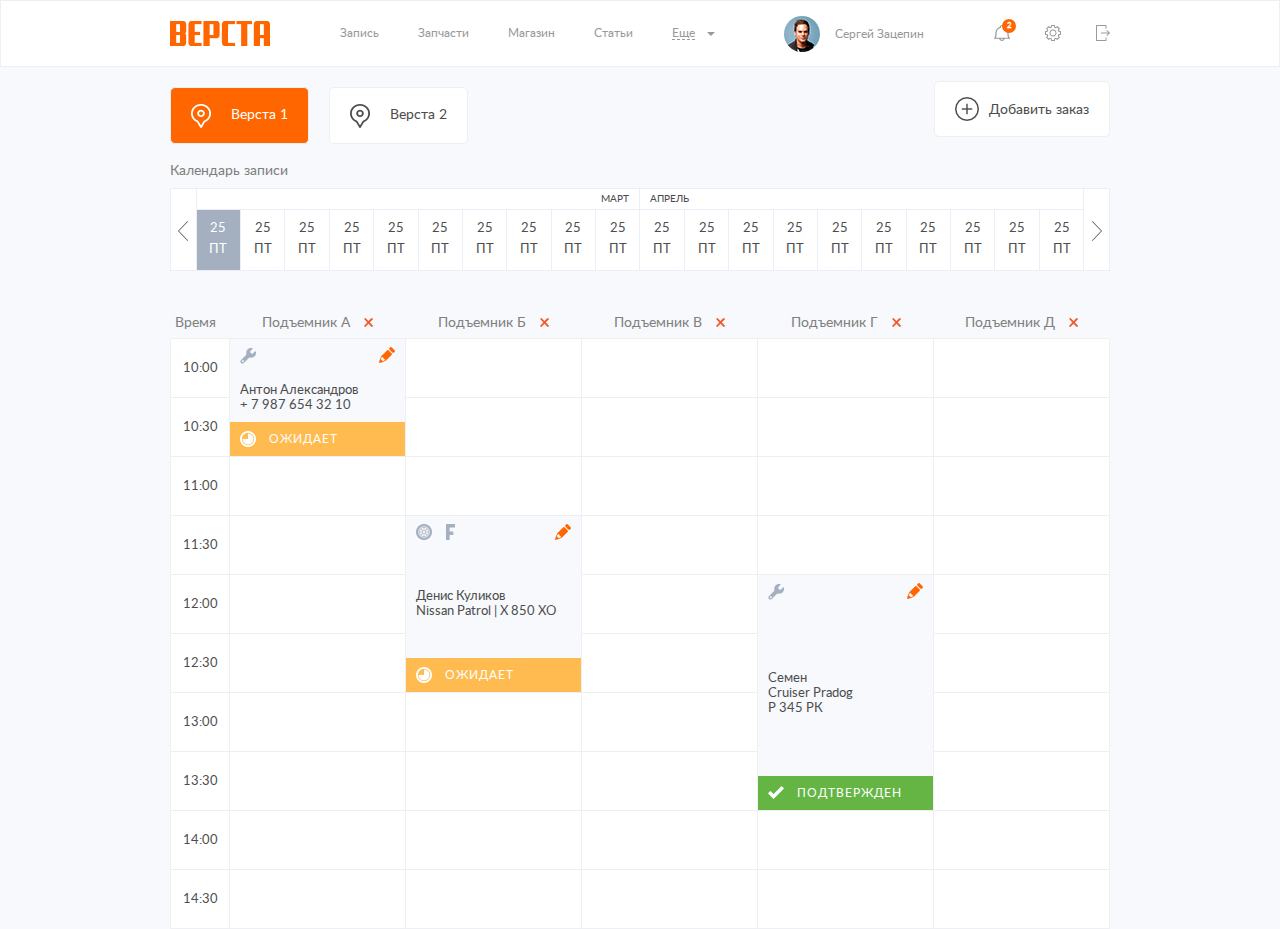
<file: index.html>
<!DOCTYPE html>
<!--[if lt IE 7 ]><html class="ie ie6" lang="en"> <![endif]-->
<!--[if IE 7 ]><html class="ie ie7" lang="en"> <![endif]-->
<!--[if IE 8 ]><html class="ie ie8" lang="en"> <![endif]-->
<!--[if (gte IE 9)|!(IE)]><!--><html lang="ru"> <!--<![endif]-->
<head>

	<meta charset="utf-8">

	<title>Заголовок</title>
	<meta name="description" content="">

	<link rel="shortcut icon" href="img/favicon/favicon.ico" type="image/x-icon">
	<link rel="apple-touch-icon" href="img/favicon/apple-touch-icon.png">
	<link rel="apple-touch-icon" sizes="72x72" href="img/favicon/apple-touch-icon-72x72.png">
	<link rel="apple-touch-icon" sizes="114x114" href="img/favicon/apple-touch-icon-114x114.png">

	<meta http-equiv="X-UA-Compatible" content="IE=edge">
	<meta name="viewport" content="width=970px">
	
	<link rel="stylesheet" href="css/normalize.css">

	<link rel="stylesheet" href="css/fonts.css">
	<link rel="stylesheet" href="css/main.css">

</head>

<body>	
	
	<header class="header-admin">
		<div class="container-admin clearfix">
			<img src="img/icon-logo.png" alt="" class="logo-admin" width="100" height="25">
			<ul class="nav-admin">
				<li><a href="admin_enroll.html">Запись</a></li>
				<li><a href="admin_detail.html">Запчасти</a></li>
				<li><a href="admin_shop.html">Магазин</a></li>
				<li><a href="admin_news.html">Статьи</a></li>
				<li class="nav-admin-more--go"><a href="">Еще</a></li>
			</ul>
			<ul class="nav-admin--more">
				<li><a href="admin_slider.html">Акции</a></li>
				<li><a href="admin_price.html">Цены на услуги</a></li>
				<li><a href="admin_banner.html">Баннер</a></li>
				<li><a href="admin_users.html">Пользователи</a></li>
				<li><a href="admin_feedback.html">Отзывы</a></li>
			</ul>
			<div class="settings-block">
				<div class="settings-block_img">
					<img src="img/icon-push.svg" alt="" class="settings_push">
					<p class="push-count">2</p>
				</div>
				<div class="settings-block_img">
					<a href="admin_settings.html"><img src="img/icon-settings.svg" alt="" class="settings_go"></a>
				</div>
				<div class="settings-block_img">
					<img src="img/icon-exit.svg" alt="" class="settings_exit">
				</div>
			</div>
			<div class="login-admin">
				<img src="img/icon-avatar.png" alt="" class="login_img" width="36" height="36">
				<p class="login_name">Сергей Зацепин</p>
			</div>
			<div class="pushes_block">
				<div class="pushes__container">
					<div class="push-item">
						<i class="icon-type-push icon-push-service"></i>
						<img src="img/icon-pencil.png" alt="" class="push-edit" width="16" height="16">
						<img src="img/icon-record-free.png" alt="" class="push-free-info">
						<p class="push--text">Антон + 7 987 654 32 10</p><br>
						<p class="push--date">25 марта 10:00</p>
					</div>
					<div class="push-item push-free">
						<i class="icon-type-push icon-push-tire"></i>
						<img src="img/icon-pencil.png" alt="" class="push-edit" width="16" height="16">
						<img src="img/icon-record-free.png" alt="" class="push-free-info">
						<p class="push--text">Антон + 7 987 654 32 10</p><br>
						<p class="push--date">25 марта 10:00</p>
					</div>
				</div>
			</div>
		</div>
	</header>
	
	<div class="container-admin">
		<div class="content_header--enroll clearfix">
			<button class="content_header-button-service active"><i class="icon-header-button loc icon-loc"></i><span>Верста 1</span></button>
			<button class="content_header-button-service"><i class="icon-header-button loc icon-loc"></i><span>Верста 2</span></button>
			<button class="content_header-add add-enroll-record"><img src="img/icon_add-new.png" alt=""><span>Добавить заказ</span></button>
		</div>
		<div class="choice-row-2 clearfix">
			<p class="choice-name">Календарь записи</p>
			<table>
				<tr class="choice-month">
					<th class="date-prev" rowspan="3"><img src="img/icon-left.png" alt=""></th>
					<th colspan="10"><p class="first-month">Март</p></th>
					<th colspan="10"><p class="second-month">Апрель</p></th>
					<th class="date-next" rowspan="3"><img src="img/icon-right.png" alt=""></th>
				</tr>
				<tr class="choice-date">
					<th><p>25<br>ПТ</p></th>
					<th><p>25<br>ПТ</p></th>
					<th><p>25<br>ПТ</p></th>
					<th><p>25<br>ПТ</p></th>
					<th><p>25<br>ПТ</p></th>
					<th><p>25<br>ПТ</p></th>
					<th><p>25<br>ПТ</p></th>
					<th><p>25<br>ПТ</p></th>
					<th><p>25<br>ПТ</p></th>
					<th><p>25<br>ПТ</p></th>
					<th><p>25<br>ПТ</p></th>
					<th><p>25<br>ПТ</p></th>
					<th><p>25<br>ПТ</p></th>
					<th><p>25<br>ПТ</p></th>
					<th><p>25<br>ПТ</p></th>
					<th><p>25<br>ПТ</p></th>
					<th><p>25<br>ПТ</p></th>
					<th><p>25<br>ПТ</p></th>
					<th><p>25<br>ПТ</p></th>
					<th><p>25<br>ПТ</p></th>
				</tr>
			</table>
		</div>
		<div class="enroll_container">
			<table class="enroll__table">
				<tr class="lift-row">
					<th>
						<p class="not--icon">Время</p>
					</th>
					<th>
						<p>Подъемник А</p>
						<img src="img/icon-cancel.png" alt="" class="icon-close-pod">
					</th>
					<th>
						<p>Подъемник Б</p>
						<img src="img/icon-cancel.png" alt="" class="icon-close-pod">
					</th>
					<th>
						<p>Подъемник В</p>
						<img src="img/icon-cancel.png" alt="" class="icon-close-pod">
					</th>
					<th>
						<p>Подъемник Г</p>
						<img src="img/icon-cancel.png" alt="" class="icon-close-pod">
					</th>
					<th>
						<p>Подъемник Д</p>
						<img src="img/icon-cancel.png" alt="" class="icon-close-pod">
					</th>
				</tr>
				<tr class="cell--write">
					<th>10:00</th>
					<th class="record--show">
						<div class="record_block record-h-2">
							<div class="record_block--container">
								<i class="icon-record--for record--service"></i>
								<i class="icon-record--edit"></i>
								<div class="record--text">
									<p>Антон Александров</p>
									<p>+ 7 987 654 32 10</p>
								</div>
								<div class="record__status status-wait">
									<i class="icon-status icon__status-wait"></i>
									<p>Ожидает</p>
								</div>
							</div>
						</div>
					</th>
					<th></th>
					<th></th>
					<th></th>
					<th></th>
				</tr>
				<tr class="cell--write">
					<th>10:30</th>
					<th></th>
					<th></th>
					<th></th>
					<th></th>
					<th></th>
				</tr>
				<tr class="cell--write">
					<th>11:00</th>
					<th></th>
					<th></th>
					<th></th>
					<th></th>
					<th></th>
				</tr>
				<tr class="cell--write">
					<th>11:30</th>
					<th></th>
					<th class="record--show">
						<div class="record_block record-h-3">
							<div class="record_block--container">
								<i class="icon-record--for record--tire"></i>
								<i class="icon-record--free"></i>
								<i class="icon-record--edit"></i>
								<div class="record--text">
									<p>Денис Куликов</p>
									<p>Nissan Patrol  | Х 850 ХО</p>
								</div>
								<div class="record__status status-wait">
									<i class="icon-status icon__status-wait"></i>
									<p>Ожидает</p>
								</div>
							</div>
						</div>
					</th>
					<th></th>
					<th></th>
					<th></th>
				</tr>
				<tr class="cell--write">
					<th>12:00</th>
					<th></th>
					<th></th>
					<th></th>
					<th class="record--show">
						<div class="record_block record-h-4">
							<div class="record_block--container">
								<i class="icon-record--for record--service"></i>
								<i class="icon-record--edit"></i>
								<div class="record--text">
									<p>Семен</p>
									<p>Cruiser Pradog</p>
									<p>Р 345 РК</p>
								</div>
								<div class="record__status status-confirmed">
									<i class="icon-status icon__status-confirmed"></i>
									<p>Подтвержден</p>
								</div>
							</div>
						</div>
					</th>
					<th></th>
				</tr>
				<tr class="cell--write">
					<th>12:30</th>
					<th></th>
					<th></th>
					<th></th>
					<th></th>
					<th></th>
				</tr>
				<tr class="cell--write">
					<th>13:00</th>
					<th></th>
					<th></th>
					<th></th>
					<th></th>
					<th></th>
				</tr>
				<tr class="cell--write">
					<th>13:30</th>
					<th></th>
					<th></th>
					<th></th>
					<th></th>
					<th></th>
				</tr>
				<tr class="cell--write">
					<th>14:00</th>
					<th></th>
					<th></th>
					<th></th>
					<th></th>
					<th></th>
				</tr>
				<tr class="cell--write">
					<th>14:30</th>
					<th></th>
					<th></th>
					<th></th>
					<th></th>
					<th></th>
				</tr>
			</table>
		</div>
	</div>

	<!-- Add record -->
	<div class="shadow"></div>
	<div class="record-popup">
		<div class="record-popup-close"></div>
		<div class="record-popup-main">
			<div class="record-popup-head">
				<p>Редактирование</p>
			</div>
			<form method="POST">
				<input type="text" placeholder="Имя">
				<input type="text" placeholder="Фамилия">
				<input type="text" placeholder="Отчество">
				<input class="mobile" type="text" placeholder="Телефон">
				<input class="number-car-1" type="text" placeholder="X 001 XX">
				<input class="number-car-2" type="text">
				<div class="choice-row-2">
					<table>
						<tr class="choice-month">
							<th class="date-prev" rowspan="3"><img src="img/icon-left.png" alt=""></th>
							<th colspan="10"><p class="first-month">Март</p></th>
							<th colspan="10"><p class="second-month">Апрель</p></th>
							<th class="date-next" rowspan="3"><img src="img/icon-right.png" alt=""></th>
						</tr>
						<tr class="choice-date">
							<th><p>25<br>ПТ</p></th>
							<th><p>25<br>ПТ</p></th>
							<th><p>25<br>ПТ</p></th>
							<th><p>25<br>ПТ</p></th>
							<th><p>25<br>ПТ</p></th>
							<th><p>25<br>ПТ</p></th>
							<th><p>25<br>ПТ</p></th>
							<th><p>25<br>ПТ</p></th>
							<th><p>25<br>ПТ</p></th>
							<th><p>25<br>ПТ</p></th>
							<th><p>25<br>ПТ</p></th>
							<th><p>25<br>ПТ</p></th>
							<th><p>25<br>ПТ</p></th>
							<th><p>25<br>ПТ</p></th>
							<th><p>25<br>ПТ</p></th>
							<th><p>25<br>ПТ</p></th>
							<th><p>25<br>ПТ</p></th>
							<th><p>25<br>ПТ</p></th>
							<th><p>25<br>ПТ</p></th>
							<th><p>25<br>ПТ</p></th>
						</tr>
					</table>
				</div>
				<div class="choise-range-time">
					<p class="first-choise">С</p>
					<input type="text" placeholder="00">
					<p>ч.</p>
					<input type="text" placeholder="00">
					<p>м.</p>
					<p class="second-choise">До</p>
					<input type="text" placeholder="00">
					<p class="time-text">ч.</p>
					<input type="text" placeholder="00">
					<p class="time-text">м.</p>
				</div>
				<input class="mark" type="text" placeholder="Марка">
				<input class="model" type="text" placeholder="Модель">
				<input class="year" type="text" placeholder="Год">
				<div class="choise-select--container">
					<ul class="choise-side">
						<li class="choise-item--text">Левый руль</li>
					</ul>
					<ul class="choise-side--down">
						<li>Левый руль</li>
						<li>Правый руль</li>
					</ul>
				</div>
				<input class="vin" type="text" placeholder="VIN номер">
				<div class="record__work--container">
					<input type="text" class="record__work" placeholder="Виды работ">
				</div>
				<div class="record-functional_container clearfix">
					<div class="record-add--work">
						<img src="img/icon-add-work.png" alt="">
						<p>Добавить еще работы</p>
					</div>
					<div class="record_save">
						<input id="free" type="checkbox" checked>
						<label for="free">Присвоить статус free</label>
						<button class="record-btn--save">Сохранить</button>
					</div>
				</div>
			</form>
		</div>
	</div>
	<!-- Remove element -->
	<div class="sure-remove">
		<div class="sure-slider-close"></div>
		<div class="sure-slider-main">
			<div class="sure-slider-head">
				<p>Подтверждение удаления</p>
			</div>
			<p class="sure-slider-text">Вы уверены, что хотите удалить?</p>
			<div class="sure-slider-buttons">
				<button class="sure-slider-button accept">Подтвердить</button>
				<button class="sure-slider-button delete">Отмена</button>
			</div>
		</div>
	</div>
	
	<!--[if lt IE 9]>
	<script src="libs/html5shiv/es5-shim.min.js"></script>
	<script src="libs/html5shiv/html5shiv.min.js"></script>
	<script src="libs/html5shiv/html5shiv-printshiv.min.js"></script>
	<script src="libs/respond/respond.min.js"></script>
	<![endif]-->
	
	<script src="libs/jquery/jquery-1.11.2.min.js"></script>
	<script src="js/admin.js"></script>
	
</body>
</html>
</file>
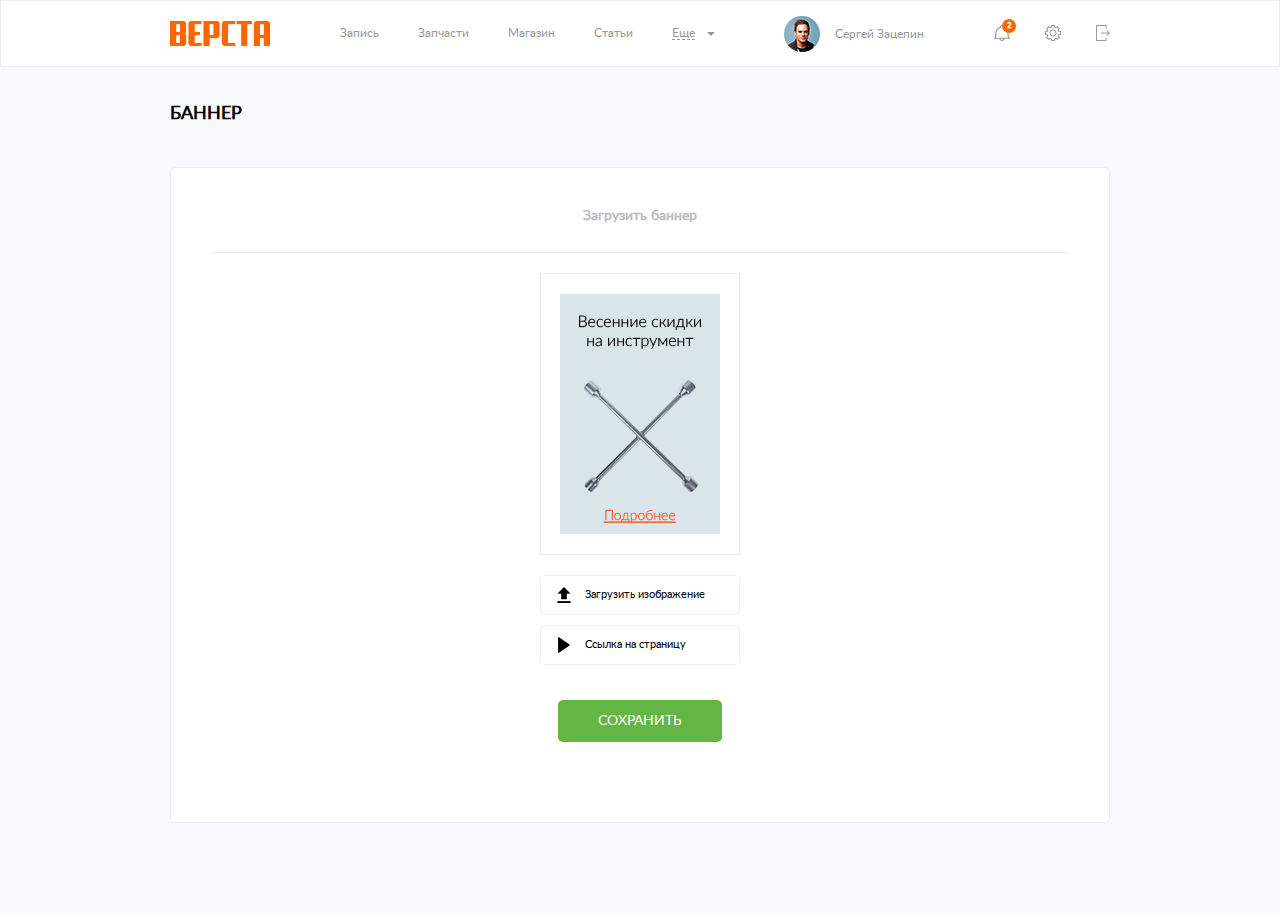
<file: admin_banner.html>
<!DOCTYPE html>
<!--[if lt IE 7 ]><html class="ie ie6" lang="en"> <![endif]-->
<!--[if IE 7 ]><html class="ie ie7" lang="en"> <![endif]-->
<!--[if IE 8 ]><html class="ie ie8" lang="en"> <![endif]-->
<!--[if (gte IE 9)|!(IE)]><!--><html lang="ru"> <!--<![endif]-->
<head>

	<meta charset="utf-8">

	<title>Заголовок</title>
	<meta name="description" content="">

	<link rel="shortcut icon" href="img/favicon/favicon.ico" type="image/x-icon">
	<link rel="apple-touch-icon" href="img/favicon/apple-touch-icon.png">
	<link rel="apple-touch-icon" sizes="72x72" href="img/favicon/apple-touch-icon-72x72.png">
	<link rel="apple-touch-icon" sizes="114x114" href="img/favicon/apple-touch-icon-114x114.png">

	<meta http-equiv="X-UA-Compatible" content="IE=edge">
	<meta name="viewport" content="width=970px">
	
	<link rel="stylesheet" href="css/normalize.css">

	<link rel="stylesheet" href="css/fonts.css">
	<link rel="stylesheet" href="css/main.css">

</head>

<body>	
	
	<header class="header-admin">
		<div class="container-admin clearfix">
			<img src="img/icon-logo.png" alt="" class="logo-admin" width="100" height="25">
			<ul class="nav-admin">
				<li><a href="admin_enroll.html">Запись</a></li>
				<li><a href="admin_detail.html">Запчасти</a></li>
				<li><a href="admin_shop.html">Магазин</a></li>
				<li><a href="admin_news.html">Статьи</a></li>
				<li class="nav-admin-more--go"><a href="">Еще</a></li>
			</ul>
			<ul class="nav-admin--more">
				<li><a href="admin_slider.html">Акции</a></li>
				<li><a href="admin_price.html">Цены на услуги</a></li>
				<li><a href="admin_banner.html">Баннер</a></li>
				<li><a href="admin_users.html">Пользователи</a></li>
				<li><a href="admin_feedback.html">Отзывы</a></li>
			</ul>
			<div class="settings-block">
				<div class="settings-block_img">
					<img src="img/icon-push.svg" alt="" class="settings_push">
					<p class="push-count">2</p>
				</div>
				<div class="settings-block_img">
					<a href="admin_settings.html"><img src="img/icon-settings.svg" alt="" class="settings_go"></a>
				</div>
				<div class="settings-block_img">
					<img src="img/icon-exit.svg" alt="" class="settings_exit">
				</div>
			</div>
			<div class="login-admin">
				<img src="img/icon-avatar.png" alt="" class="login_img" width="36" height="36">
				<p class="login_name">Сергей Зацепин</p>
			</div>
			<div class="pushes_block">
				<div class="pushes__container">
					<div class="push-item">
						<i class="icon-type-push icon-push-service"></i>
						<img src="img/icon-pencil.png" alt="" class="push-edit" width="16" height="16">
						<img src="img/icon-record-free.png" alt="" class="push-free-info">
						<p class="push--text">Антон + 7 987 654 32 10</p><br>
						<p class="push--date">25 марта 10:00</p>
					</div>
					<div class="push-item push-free">
						<i class="icon-type-push icon-push-tire"></i>
						<img src="img/icon-pencil.png" alt="" class="push-edit" width="16" height="16">
						<img src="img/icon-record-free.png" alt="" class="push-free-info">
						<p class="push--text">Антон + 7 987 654 32 10</p><br>
						<p class="push--date">25 марта 10:00</p>
					</div>
				</div>
			</div>
		</div>
	</header>

	<div class="container-admin">
		<div class="content_header">
			<h1 class="content_header-title">Баннер</h1>
		</div>
		<div class="content-admin-wrapper">
			<div class="banner_wrapper">
				<h2 class="load-banner-title">Загрузить баннер</h2>
				<div class="load-banner">
					<div class="load-banner-img">
						<img src="img/banner.png" class="banner-img" alt="">
					</div>		
					<input type="file">
					<button class="load-img-button">
						<img src="img/upload-button.png" alt="">
						<span>Загрузить изображение</span>
					</button>
					<button class="load-link-button">
						<img src="img/play-button.png" alt="">
						<span>Ссылка на страницу</span>
					</button>
					<button class="load-save-button">Сохранить</button>
				</div>
			</div>
		</div>
	</div>
	<!-- add link -->
	<div class="shadow"></div>
	<div class="link-edit-popup">
		<div class="link-edit-popup-close"></div>
		<div class="record-popup-main">
			<div class="record-popup-head">
				<p>Ссылка на страницу</p>
			</div>
			<form method="POST">
				<input type="text" placeholder="Ссылка">
				<button class="record-btn--save">Сохранить</button>
			</form>
		</div>
	</div>

	<!--[if lt IE 9]>
	<script src="libs/html5shiv/es5-shim.min.js"></script>
	<script src="libs/html5shiv/html5shiv.min.js"></script>
	<script src="libs/html5shiv/html5shiv-printshiv.min.js"></script>
	<script src="libs/respond/respond.min.js"></script>
	<![endif]-->
	
	<script src="libs/jquery/jquery-1.11.2.min.js"></script>
	<script src="js/admin.js"></script>
	
</body>
</html>
</file>
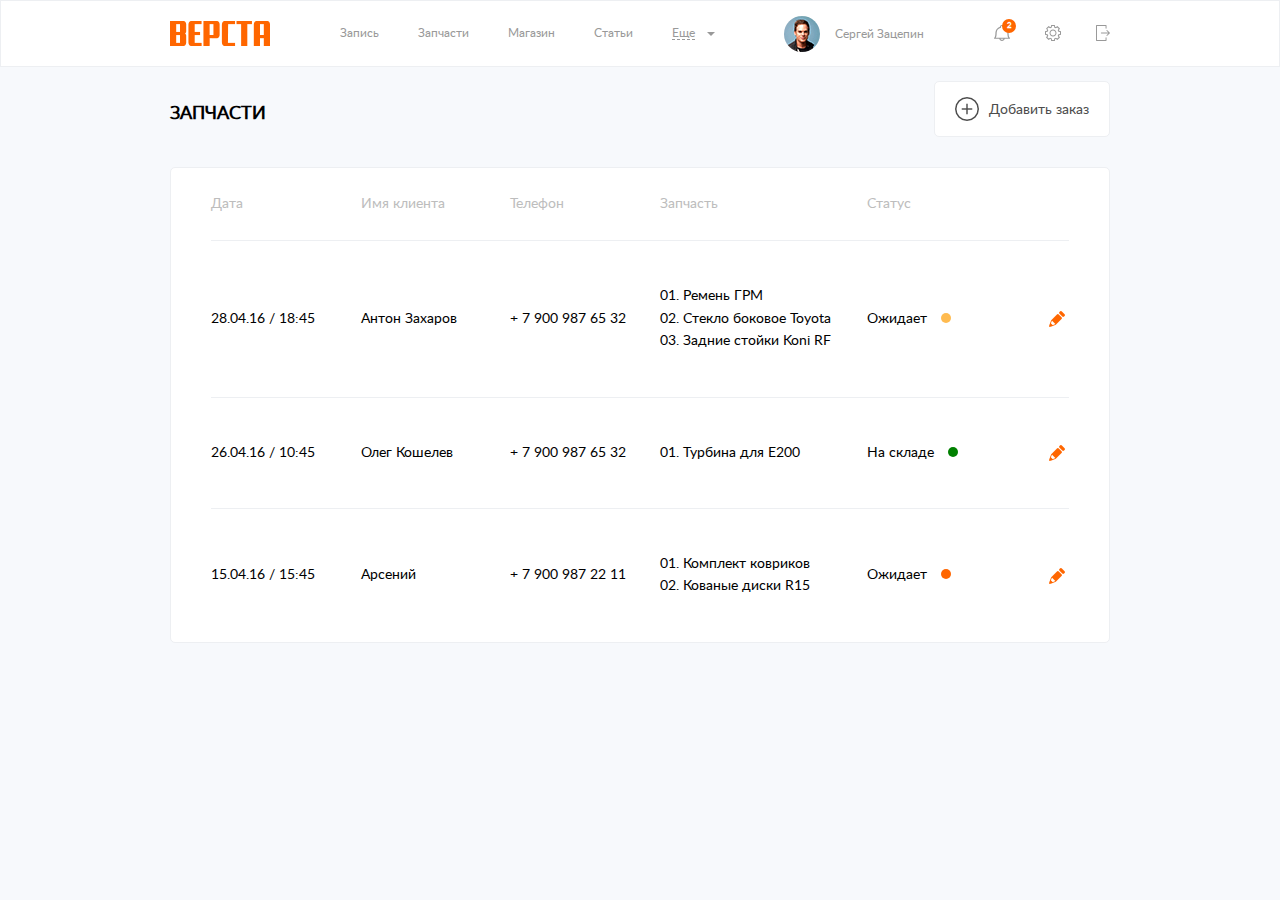
<file: admin_detail.html>
<!DOCTYPE html>
<!--[if lt IE 7 ]><html class="ie ie6" lang="en"> <![endif]-->
<!--[if IE 7 ]><html class="ie ie7" lang="en"> <![endif]-->
<!--[if IE 8 ]><html class="ie ie8" lang="en"> <![endif]-->
<!--[if (gte IE 9)|!(IE)]><!--><html lang="ru"> <!--<![endif]-->
<head>

	<meta charset="utf-8">

	<title>Заголовок</title>
	<meta name="description" content="">

	<link rel="shortcut icon" href="img/favicon/favicon.ico" type="image/x-icon">
	<link rel="apple-touch-icon" href="img/favicon/apple-touch-icon.png">
	<link rel="apple-touch-icon" sizes="72x72" href="img/favicon/apple-touch-icon-72x72.png">
	<link rel="apple-touch-icon" sizes="114x114" href="img/favicon/apple-touch-icon-114x114.png">

	<meta http-equiv="X-UA-Compatible" content="IE=edge">
	<meta name="viewport" content="width=970px">
	
	<link rel="stylesheet" href="css/normalize.css">

	<link rel="stylesheet" href="css/fonts.css">
	<link rel="stylesheet" href="css/main.css">

</head>

<body>	
	
	<header class="header-admin">
		<div class="container-admin clearfix">
			<img src="img/icon-logo.png" alt="" class="logo-admin" width="100" height="25">
			<ul class="nav-admin">
				<li><a href="admin_enroll.html">Запись</a></li>
				<li><a href="admin_detail.html">Запчасти</a></li>
				<li><a href="admin_shop.html">Магазин</a></li>
				<li><a href="admin_news.html">Статьи</a></li>
				<li class="nav-admin-more--go"><a href="">Еще</a></li>
			</ul>
			<ul class="nav-admin--more">
				<li><a href="admin_slider.html">Акции</a></li>
				<li><a href="admin_price.html">Цены на услуги</a></li>
				<li><a href="admin_banner.html">Баннер</a></li>
				<li><a href="admin_users.html">Пользователи</a></li>
				<li><a href="admin_feedback.html">Отзывы</a></li>
			</ul>
			<div class="settings-block">
				<div class="settings-block_img">
					<img src="img/icon-push.svg" alt="" class="settings_push">
					<p class="push-count">2</p>
				</div>
				<div class="settings-block_img">
					<a href="admin_settings.html"><img src="img/icon-settings.svg" alt="" class="settings_go"></a>
				</div>
				<div class="settings-block_img">
					<img src="img/icon-exit.svg" alt="" class="settings_exit">
				</div>
			</div>
			<div class="login-admin">
				<img src="img/icon-avatar.png" alt="" class="login_img" width="36" height="36">
				<p class="login_name">Сергей Зацепин</p>
			</div>
			<div class="pushes_block">
				<div class="pushes__container">
					<div class="push-item">
						<i class="icon-type-push icon-push-service"></i>
						<img src="img/icon-pencil.png" alt="" class="push-edit" width="16" height="16">
						<img src="img/icon-record-free.png" alt="" class="push-free-info">
						<p class="push--text">Антон + 7 987 654 32 10</p><br>
						<p class="push--date">25 марта 10:00</p>
					</div>
					<div class="push-item push-free">
						<i class="icon-type-push icon-push-tire"></i>
						<img src="img/icon-pencil.png" alt="" class="push-edit" width="16" height="16">
						<img src="img/icon-record-free.png" alt="" class="push-free-info">
						<p class="push--text">Антон + 7 987 654 32 10</p><br>
						<p class="push--date">25 марта 10:00</p>
					</div>
				</div>
			</div>
		</div>
	</header>
	
	<div class="container-admin">
		<div class="content_header">
			<h1 class="content_header-title">Запчасти</h1>
			<button class="content_header-add add-detail"><img src="img/icon_add-new.png" alt=""><span>Добавить заказ</span></button>
		</div>
		<div class="content-admin-wrapper">
			<div class="detail_wrapper">
				<div class="detail_top">
					<div class="detail_header detail-date">Дата</div>
					<div class="detail_header detail-name">Имя клиента</div>
					<div class="detail_header detail-phone">Телефон</div>
					<div class="detail_header detail-one">Запчасть</div>
					<div class="detail_header detail-status">Статус</div>
					<div class="detail_header edit"></div>
				</div>
				<div class="details-list">
					<div class="detail-item">
						<div class="detail detail-date">28.04.16 / 18:45</div>
						<div class="detail detail-name">Антон Захаров</div>
						<div class="detail detail-phone">+ 7 900 987 65 32</div>
						<div class="detail detail-one">
							<ol>
								<li>Ремень ГРМ</li>
								<li>Стекло боковое Toyota</li>
								<li>Задние стойки Koni RF</li>
							</ol>
						</div>
						<div class="detail detail-status">Ожидает
							<div class="status-process"></div>
						</div>
						<div class="detail edit">
							<div class="edit-button">
								<img class="edit-detail" src="img/icon-pencil.png" alt="">
							</div>
						</div>
					</div>
					<div class="detail-item">
						<div class="detail detail-date">26.04.16 / 10:45</div>
						<div class="detail detail-name">Олег Кошелев</div>
						<div class="detail detail-phone">+ 7 900 987 65 32</div>
						<div class="detail detail-one">
							<ol>
								<li>Турбина для Е200</li>
							</ol>
						</div>
						<div class="detail detail-status">На складе
							<div class="status-confirmed"></div>
						</div>
						<div class="detail edit">
							<div class="edit-button">
								<img class="edit-detail" src="img/icon-pencil.png" alt="">
							</div>
						</div>
					</div>
					<div class="detail-item">
						<div class="detail detail-date">15.04.16 / 15:45</div>
						<div class="detail detail-name">Арсений</div>
						<div class="detail detail-phone">+ 7 900 987 22 11</div>
						<div class="detail detail-one">
							<ol>
								<li>Комплект ковриков</li>
								<li>Кованые диски R15</li>
							</ol>
						</div>
						<div class="detail detail-status">Ожидает
							<div class="status-cancelled"></div>
						</div>
						<div class="detail edit">
							<div class="edit-button">
								<img class="edit-detail" src="img/icon-pencil.png" alt="">
							</div>
						</div>
					</div>
				</div>
			</div>
		</div>
	</div>
	<!-- Add detail -->
	<div class="shadow"></div>
	<div class="detail-add-popup">
		<div class="detail-add-popup-close"></div>
		<div class="record-popup-main">
			<div class="record-popup-head">
				<p>Добавить заказ</p>
			</div>
			<form method="POST">
				<input type="text" placeholder="Дата">
				<input type="text" placeholder="Имя">
				<input type="text" placeholder="Фамилия">
				<input class="mobile" type="text" placeholder="Телефон">
				<div class="choise-select--container">
					<ul class="choise-side">
						<li class="choise-item--text">Статус</li>
					</ul>
					<ul class="choise-side--down">
						<li>Ожидает</li>
						<li>На складе</li>
					</ul>
				</div>
				<div class="record__work--container">
					<input type="text" class="record__work" placeholder="Запчасть">
				</div>
				<div class="record-functional_container clearfix">
					<div class="record-add--work">
						<img src="img/icon-add-work.png" alt="">
						<p>Добавить еще запчасть</p>
					</div>
					<div class="record_save">
						<button class="record-btn--save">Добавить</button>
					</div>
				</div>
			</form>
		</div>
	</div>
	<!-- Edit detail -->
	<div class="detail-edit-popup">
		<div class="detail-edit-popup-close"></div>
		<div class="record-popup-main">
			<div class="record-popup-head">
				<p>Редактировать заказ</p>
			</div>
			<form method="POST">
				<input type="text" placeholder="Дата">
				<input type="text" placeholder="Имя">
				<input type="text" placeholder="Фамилия">
				<input class="mobile" type="text" placeholder="Телефон">
				<div class="choise-select--container">
					<ul class="choise-side">
						<li class="choise-item--text">Статус</li>
					</ul>
					<ul class="choise-side--down">
						<li>Ожидает</li>
						<li>На складе</li>
					</ul>
				</div>
				<div class="record__work--container">
					<input type="text" class="record__work" placeholder="Запчасть">
				</div>
				<div class="record-functional_container clearfix">
					<div class="record-add--work">
						<img src="img/icon-add-work.png" alt="">
						<p>Редактировать еще запчасть</p>
					</div>
					<div class="record_save">
						<button class="record-btn--save">Сохранить</button>
					</div>
				</div>
			</form>
		</div>
	</div>
	<!-- Remove element -->
	<div class="sure-remove">
		<div class="sure-slider-close"></div>
		<div class="sure-slider-main">
			<div class="sure-slider-head">
				<p>Подтверждение удаления</p>
			</div>
			<p class="sure-slider-text">Вы уверены, что хотите удалить?</p>
			<div class="sure-slider-buttons">
				<button class="sure-slider-button accept">Подтвердить</button>
				<button class="sure-slider-button delete">Отмена</button>
			</div>
		</div>
	</div>
	
	<!--[if lt IE 9]>
	<script src="libs/html5shiv/es5-shim.min.js"></script>
	<script src="libs/html5shiv/html5shiv.min.js"></script>
	<script src="libs/html5shiv/html5shiv-printshiv.min.js"></script>
	<script src="libs/respond/respond.min.js"></script>
	<![endif]-->
	
	<script src="libs/jquery/jquery-1.11.2.min.js"></script>
	<script src="js/admin.js"></script>
	
</body>
</html>
</file>
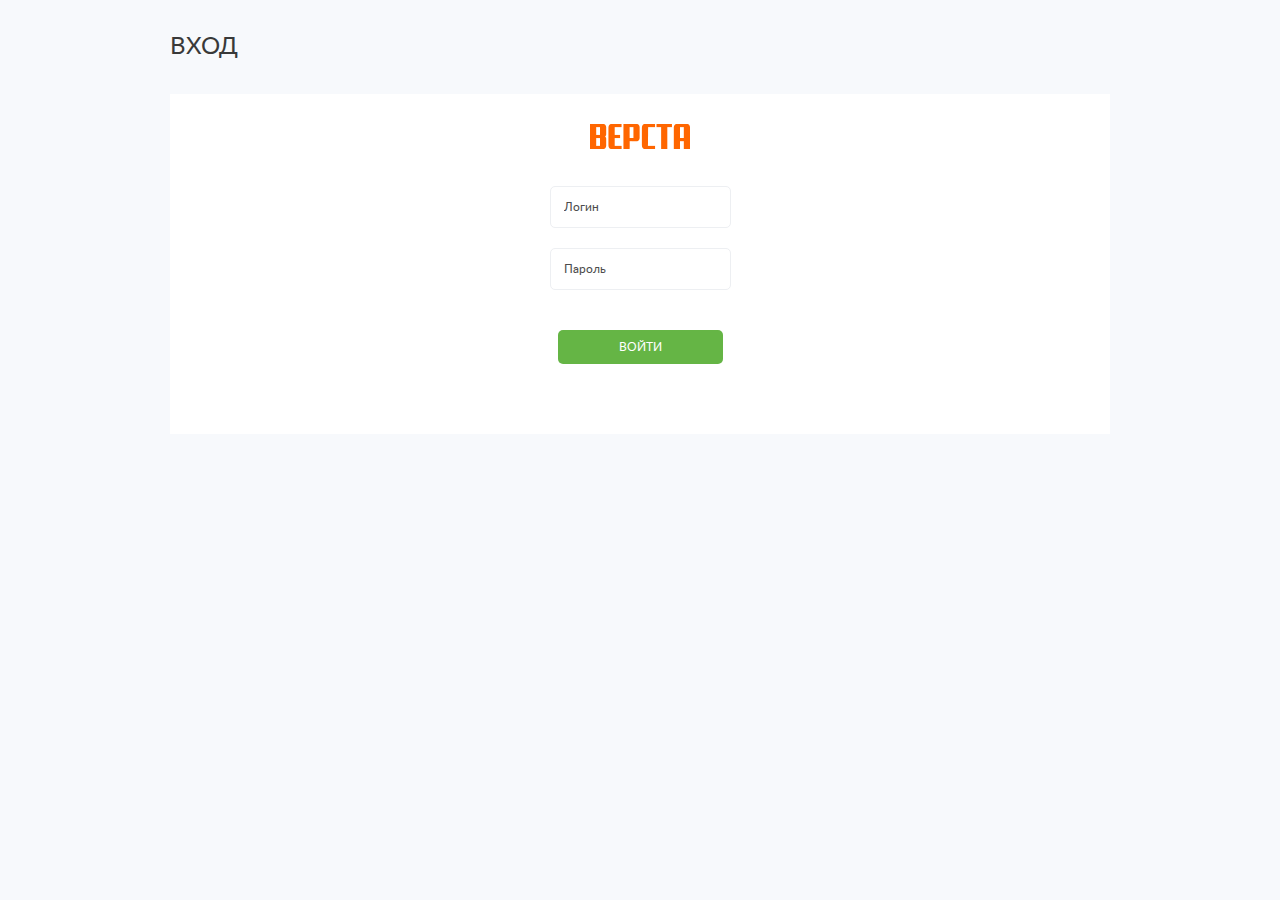
<file: admin_enter-admin.html>
<!DOCTYPE html>
<!--[if lt IE 7 ]><html class="ie ie6" lang="en"> <![endif]-->
<!--[if IE 7 ]><html class="ie ie7" lang="en"> <![endif]-->
<!--[if IE 8 ]><html class="ie ie8" lang="en"> <![endif]-->
<!--[if (gte IE 9)|!(IE)]><!--><html lang="ru"> <!--<![endif]-->
<head>

	<meta charset="utf-8">

	<title>Заголовок</title>
	<meta name="description" content="">

	<link rel="shortcut icon" href="img/favicon/favicon.ico" type="image/x-icon">
	<link rel="apple-touch-icon" href="img/favicon/apple-touch-icon.png">
	<link rel="apple-touch-icon" sizes="72x72" href="img/favicon/apple-touch-icon-72x72.png">
	<link rel="apple-touch-icon" sizes="114x114" href="img/favicon/apple-touch-icon-114x114.png">

	<meta http-equiv="X-UA-Compatible" content="IE=edge">
	<meta name="viewport" content="width=970px">
	<link rel="stylesheet" href="css/normalize.css">

	<link rel="stylesheet" href="css/fonts.css">
	<link rel="stylesheet" href="css/main.css">

</head>

<body>
	<div class="admin-head">
		<div class="container-admin">
			<h2>Вход</h2>
		</div>
	</div>
	<div class="enter-admin container-admin">
		<form method="POST">
			<div class="enter-admin-main">
				<img class="icon-logo" src="img/icon-logo.png" alt=""><br>
				<input type="text" name="login" placeholder="Логин"><br>
				<input type="password" name="password" placeholder="Пароль"><br>
				<button class="entered-button">Войти</button>
			</div>
		</form>
	</div>


	<div class="hidden"></div>

	

	<!--[if lt IE 9]>
	<script src="libs/html5shiv/es5-shim.min.js"></script>
	<script src="libs/html5shiv/html5shiv.min.js"></script>
	<script src="libs/html5shiv/html5shiv-printshiv.min.js"></script>
	<script src="libs/respond/respond.min.js"></script>
	<![endif]-->
	
	<script src="libs/jquery/jquery-1.11.2.min.js"></script>
	<script src="js/admin.js"></script>
	
</body>
</html>
</file>
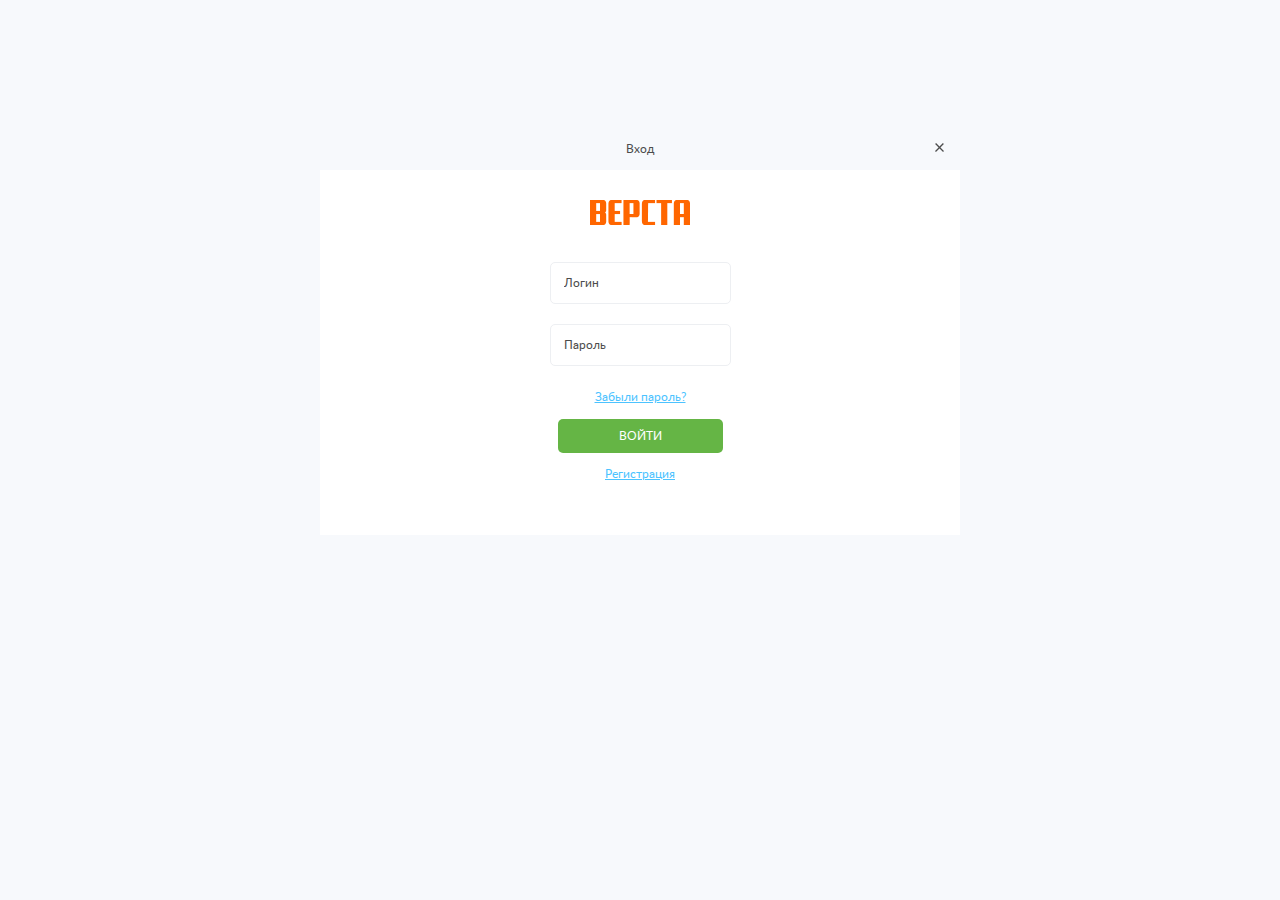
<file: admin_enter-reg.html>
<!DOCTYPE html>
<!--[if lt IE 7 ]><html class="ie ie6" lang="en"> <![endif]-->
<!--[if IE 7 ]><html class="ie ie7" lang="en"> <![endif]-->
<!--[if IE 8 ]><html class="ie ie8" lang="en"> <![endif]-->
<!--[if (gte IE 9)|!(IE)]><!--><html lang="ru"> <!--<![endif]-->
<head>

	<meta charset="utf-8">

	<title>Заголовок</title>
	<meta name="description" content="">

	<link rel="shortcut icon" href="img/favicon/favicon.ico" type="image/x-icon">
	<link rel="apple-touch-icon" href="img/favicon/apple-touch-icon.png">
	<link rel="apple-touch-icon" sizes="72x72" href="img/favicon/apple-touch-icon-72x72.png">
	<link rel="apple-touch-icon" sizes="114x114" href="img/favicon/apple-touch-icon-114x114.png">

	<meta http-equiv="X-UA-Compatible" content="IE=edge">
	<meta name="viewport" content="width=970px">
	<link rel="stylesheet" href="css/normalize.css">

	<link rel="stylesheet" href="css/fonts.css">
	<link rel="stylesheet" href="css/main.css">

</head>

<body>
	<div class="shadow"></div>
	<div class="enter-reg">
		<div class="enter-reg-close"></div>
		<div class="enter-reg-main">
			<div class="enter-reg-head">
				<p>Вход</p>
			</div>
			<form method="POST">
				<img class="icon-logo" src="img/icon-logo.png" alt=""><br>
				<input type="text" name="login" placeholder="Логин"><br>
				<input type="password" name="password" placeholder="Пароль"><br>
				<p class="link_password"><a href="">Забыли пароль?</a></p>
				<button class="entered-button">Войти</button><br>
				<p class="link_registration"><a href="" class="registration">Регистрация</a></p>
			</form>
		</div>
	</div>


	<div class="hidden"></div>

	

	<!--[if lt IE 9]>
	<script src="libs/html5shiv/es5-shim.min.js"></script>
	<script src="libs/html5shiv/html5shiv.min.js"></script>
	<script src="libs/html5shiv/html5shiv-printshiv.min.js"></script>
	<script src="libs/respond/respond.min.js"></script>
	<![endif]-->
	
	<script src="libs/jquery/jquery-1.11.2.min.js"></script>
	<script src="js/admin.js"></script>
	
</body>
</html>
</file>
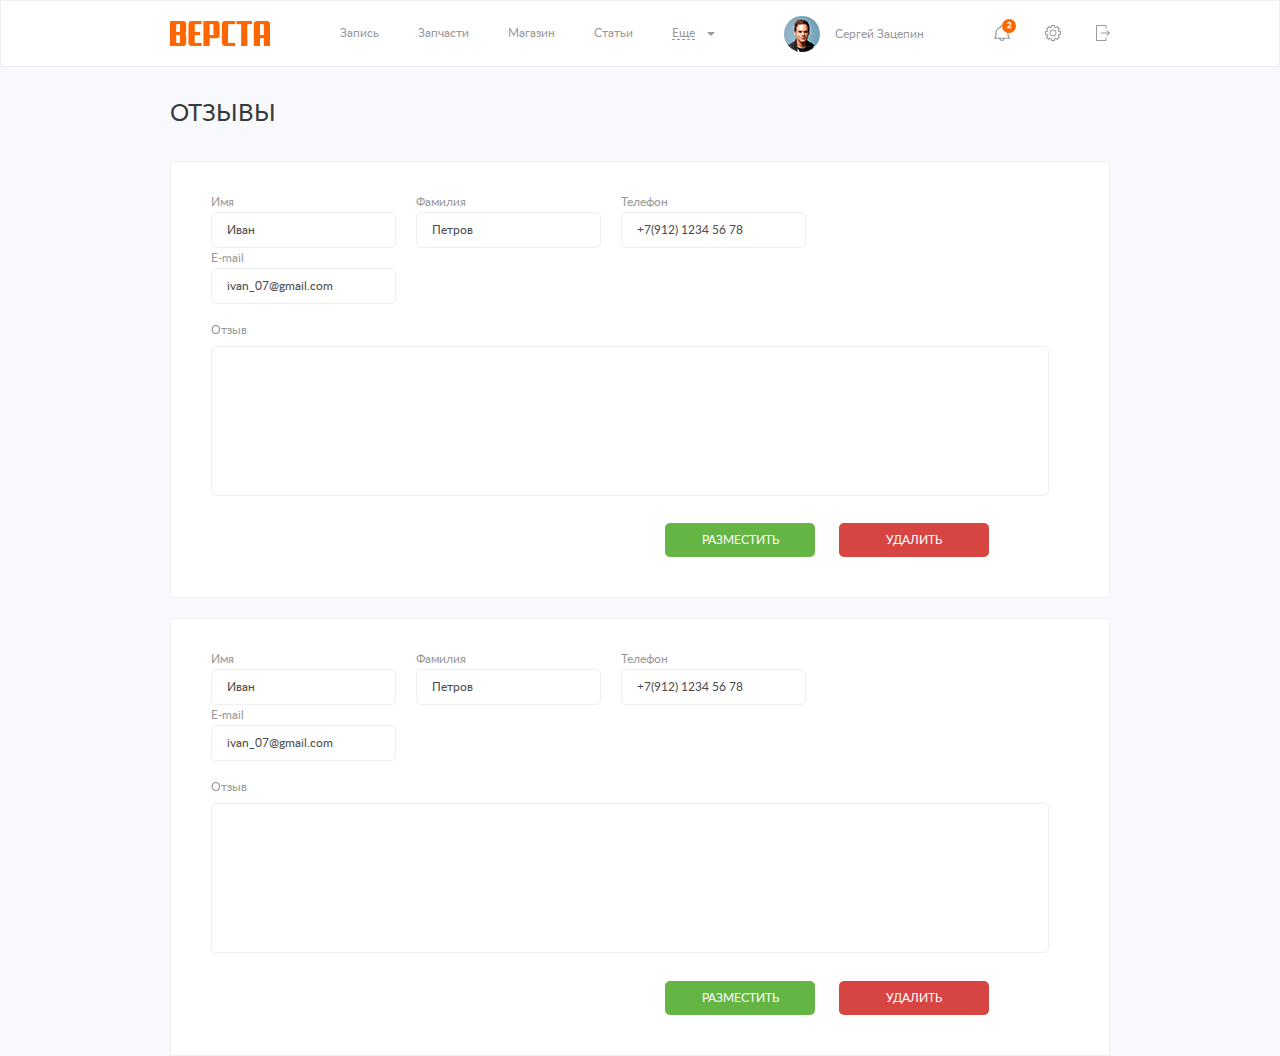
<file: admin_feedback.html>
<!DOCTYPE html>
<!--[if lt IE 7 ]><html class="ie ie6" lang="en"> <![endif]-->
<!--[if IE 7 ]><html class="ie ie7" lang="en"> <![endif]-->
<!--[if IE 8 ]><html class="ie ie8" lang="en"> <![endif]-->
<!--[if (gte IE 9)|!(IE)]><!--><html lang="ru"> <!--<![endif]-->
<head>

	<meta charset="utf-8">

	<title>Заголовок</title>
	<meta name="description" content="">

	<link rel="shortcut icon" href="img/favicon/favicon.ico" type="image/x-icon">
	<link rel="apple-touch-icon" href="img/favicon/apple-touch-icon.png">
	<link rel="apple-touch-icon" sizes="72x72" href="img/favicon/apple-touch-icon-72x72.png">
	<link rel="apple-touch-icon" sizes="114x114" href="img/favicon/apple-touch-icon-114x114.png">

	<meta http-equiv="X-UA-Compatible" content="IE=edge">
	<meta name="viewport" content="width=970px">
	<link rel="stylesheet" href="css/normalize.css">

	<link rel="stylesheet" href="css/fonts.css">
	<link rel="stylesheet" href="css/main.css">

</head>

<body>

	<header class="header-admin">
		<div class="container-admin clearfix">
			<img src="img/icon-logo.png" alt="" class="logo-admin" width="100" height="25">
			<ul class="nav-admin">
				<li><a href="admin_enroll.html">Запись</a></li>
				<li><a href="admin_detail.html">Запчасти</a></li>
				<li><a href="admin_shop.html">Магазин</a></li>
				<li><a href="admin_news.html">Статьи</a></li>
				<li class="nav-admin-more--go"><a href="">Еще</a></li>
			</ul>
			<ul class="nav-admin--more">
				<li><a href="admin_slider.html">Акции</a></li>
				<li><a href="admin_price.html">Цены на услуги</a></li>
				<li><a href="admin_banner.html">Баннер</a></li>
				<li><a href="admin_users.html">Пользователи</a></li>
				<li><a href="admin_feedback.html">Отзывы</a></li>
			</ul>
			<div class="settings-block">
				<div class="settings-block_img">
					<img src="img/icon-push.svg" alt="" class="settings_push">
					<p class="push-count">2</p>
				</div>
				<div class="settings-block_img">
					<a href="admin_settings.html"><img src="img/icon-settings.svg" alt="" class="settings_go"></a>
				</div>
				<div class="settings-block_img">
					<img src="img/icon-exit.svg" alt="" class="settings_exit">
				</div>
			</div>
			<div class="login-admin">
				<img src="img/icon-avatar.png" alt="" class="login_img" width="36" height="36">
				<p class="login_name">Сергей Зацепин</p>
			</div>
			<div class="pushes_block">
				<div class="pushes__container">
					<div class="push-item">
						<i class="icon-type-push icon-push-service"></i>
						<img src="img/icon-pencil.png" alt="" class="push-edit" width="16" height="16">
						<img src="img/icon-record-free.png" alt="" class="push-free-info">
						<p class="push--text">Антон + 7 987 654 32 10</p><br>
						<p class="push--date">25 марта 10:00</p>
					</div>
					<div class="push-item push-free">
						<i class="icon-type-push icon-push-tire"></i>
						<img src="img/icon-pencil.png" alt="" class="push-edit" width="16" height="16">
						<img src="img/icon-record-free.png" alt="" class="push-free-info">
						<p class="push--text">Антон + 7 987 654 32 10</p><br>
						<p class="push--date">25 марта 10:00</p>
					</div>
				</div>
			</div>
		</div>
	</header>
	
	<div class="admin-head">
		<div class="container-admin">
			<h2>Отзывы</h2>
		</div>
	</div>
	<div class="feedback container-admin">
		<div class="feedback-user">
			<form method="POST">
				<div class="feedback-forms clearfix">
					<label>Имя<br>
					<input type="text" name="name" class="name" placeholder="Иван"></label>
					<label>Фамилия<br>
					<input type="text" name="surname" class="surname" placeholder="Петров"></label>
					<label>Телефон<br>
					<input type="text" name="phone" class="phone" placeholder="+7(912) 1234 56 78"></label>
					<label>E-mail<br>
					<input type="text" name="email" class="email" placeholder="ivan_07@gmail.com"></label>
				</div>
				<div class="feedback-main-text">
					<h2>Отзыв</h2>
					<textarea class="feedback-text"></textarea>
				</div>
				<div class="feedblack-buttons">
					<button class="feedback-button locate">Разместить</button>
					<button class="feedback-button delete">Удалить</button>
				</div>
			</form>
		</div>

		<div class="feedback-user">
			<form method="POST">
				<div class="feedback-forms clearfix">
					<label>Имя<br>
					<input type="text" name="name" class="name" placeholder="Иван"></label>
					<label>Фамилия<br>
					<input type="text" name="surname" class="surname" placeholder="Петров"></label>
					<label>Телефон<br>
					<input type="text" name="phone" class="phone" placeholder="+7(912) 1234 56 78"></label>
					<label>E-mail<br>
					<input type="text" name="email" class="email" placeholder="ivan_07@gmail.com"></label>
				</div>
				<div class="feedback-main-text">
					<h2>Отзыв</h2>
					<textarea class="feedback-text"></textarea>
				</div>
				<div class="feedblack-buttons">
					<button class="feedback-button locate">Разместить</button>
					<button class="feedback-button delete">Удалить</button>
				</div>
			</form>
		</div>
	</div>
	<div class="shadow"></div>
	<!-- Remove element -->
	<div class="sure-remove">
		<div class="sure-slider-close"></div>
		<div class="sure-slider-main">
			<div class="sure-slider-head">
				<p>Подтверждение удаления</p>
			</div>
			<p class="sure-slider-text">Вы уверены, что хотите удалить?</p>
			<div class="sure-slider-buttons">
				<button class="sure-slider-button accept">Подтвердить</button>
				<button class="sure-slider-button delete">Отмена</button>
			</div>
		</div>
	</div>

	<!--[if lt IE 9]>
	<script src="libs/html5shiv/es5-shim.min.js"></script>
	<script src="libs/html5shiv/html5shiv.min.js"></script>
	<script src="libs/html5shiv/html5shiv-printshiv.min.js"></script>
	<script src="libs/respond/respond.min.js"></script>
	<![endif]-->
	
	<script src="libs/jquery/jquery-1.11.2.min.js"></script>
	<script src="js/admin.js"></script>
	
</body>
</html>
</file>
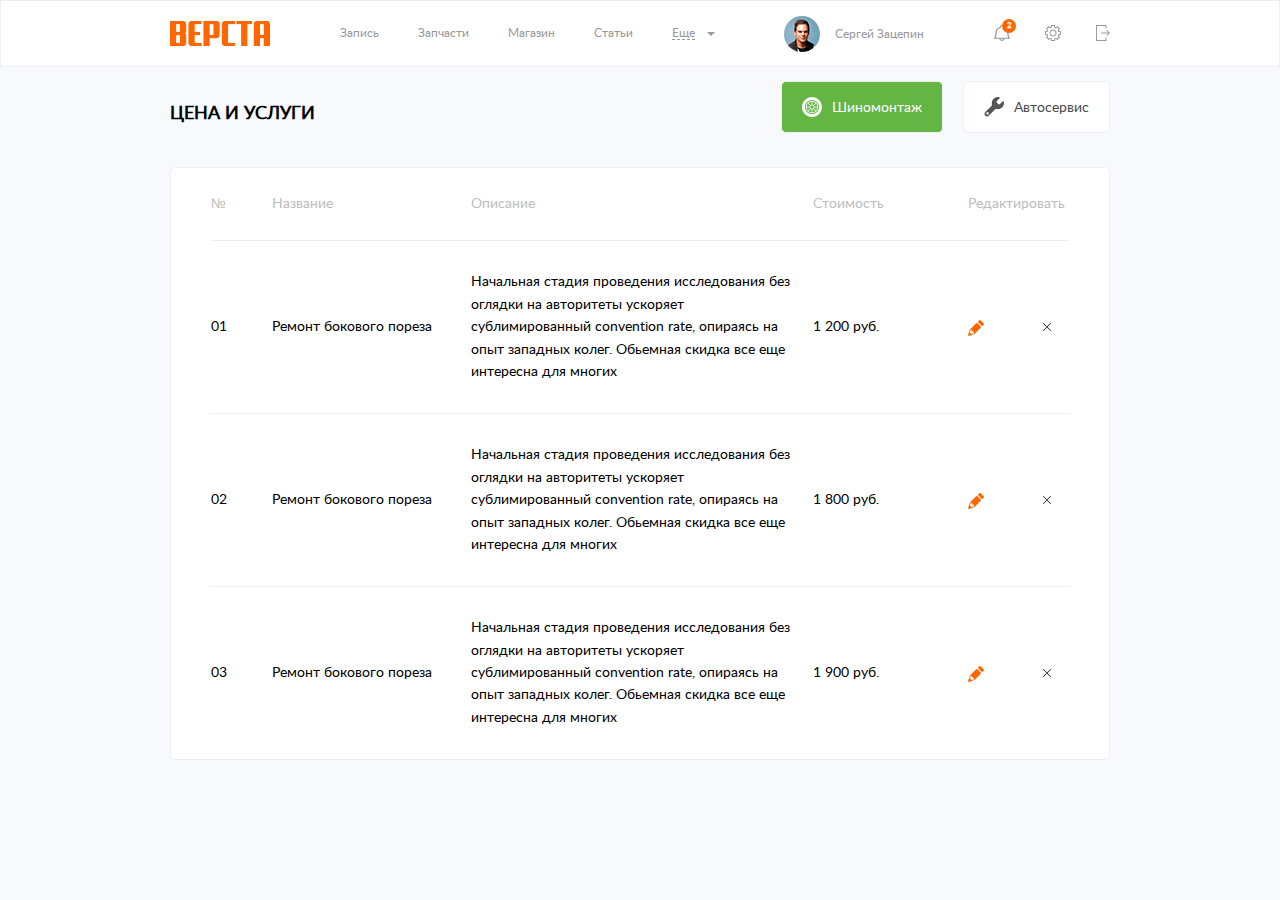
<file: admin_price.html>
<!DOCTYPE html>
<!--[if lt IE 7 ]><html class="ie ie6" lang="en"> <![endif]-->
<!--[if IE 7 ]><html class="ie ie7" lang="en"> <![endif]-->
<!--[if IE 8 ]><html class="ie ie8" lang="en"> <![endif]-->
<!--[if (gte IE 9)|!(IE)]><!--><html lang="ru"> <!--<![endif]-->
<head>

	<meta charset="utf-8">

	<title>Заголовок</title>
	<meta name="description" content="">

	<link rel="shortcut icon" href="img/favicon/favicon.ico" type="image/x-icon">
	<link rel="apple-touch-icon" href="img/favicon/apple-touch-icon.png">
	<link rel="apple-touch-icon" sizes="72x72" href="img/favicon/apple-touch-icon-72x72.png">
	<link rel="apple-touch-icon" sizes="114x114" href="img/favicon/apple-touch-icon-114x114.png">

	<meta http-equiv="X-UA-Compatible" content="IE=edge">
	<meta name="viewport" content="width=970px">
	
	<link rel="stylesheet" href="css/normalize.css">

	<link rel="stylesheet" href="css/fonts.css">
	<link rel="stylesheet" href="css/main.css">

</head>

<body>	

	<header class="header-admin">
		<div class="container-admin clearfix">
			<img src="img/icon-logo.png" alt="" class="logo-admin" width="100" height="25">
			<ul class="nav-admin">
				<li><a href="admin_enroll.html">Запись</a></li>
				<li><a href="admin_detail.html">Запчасти</a></li>
				<li><a href="admin_shop.html">Магазин</a></li>
				<li><a href="admin_news.html">Статьи</a></li>
				<li class="nav-admin-more--go"><a href="">Еще</a></li>
			</ul>
			<ul class="nav-admin--more">
				<li><a href="admin_slider.html">Акции</a></li>
				<li><a href="admin_price.html">Цены на услуги</a></li>
				<li><a href="admin_banner.html">Баннер</a></li>
				<li><a href="admin_users.html">Пользователи</a></li>
				<li><a href="admin_feedback.html">Отзывы</a></li>
			</ul>
			<div class="settings-block">
				<div class="settings-block_img">
					<img src="img/icon-push.svg" alt="" class="settings_push">
					<p class="push-count">2</p>
				</div>
				<div class="settings-block_img">
					<a href="admin_settings.html"><img src="img/icon-settings.svg" alt="" class="settings_go"></a>
				</div>
				<div class="settings-block_img">
					<img src="img/icon-exit.svg" alt="" class="settings_exit">
				</div>
			</div>
			<div class="login-admin">
				<img src="img/icon-avatar.png" alt="" class="login_img" width="36" height="36">
				<p class="login_name">Сергей Зацепин</p>
			</div>
			<div class="pushes_block">
				<div class="pushes__container">
					<div class="push-item">
						<i class="icon-type-push icon-push-service"></i>
						<img src="img/icon-pencil.png" alt="" class="push-edit" width="16" height="16">
						<img src="img/icon-record-free.png" alt="" class="push-free-info">
						<p class="push--text">Антон + 7 987 654 32 10</p><br>
						<p class="push--date">25 марта 10:00</p>
					</div>
					<div class="push-item push-free">
						<i class="icon-type-push icon-push-tire"></i>
						<img src="img/icon-pencil.png" alt="" class="push-edit" width="16" height="16">
						<img src="img/icon-record-free.png" alt="" class="push-free-info">
						<p class="push--text">Антон + 7 987 654 32 10</p><br>
						<p class="push--date">25 марта 10:00</p>
					</div>
				</div>
			</div>
		</div>
	</header>

	<div class="container-admin">
		<div class="content_header">
			<h1 class="content_header-title">Цена и услуги</h1>
			<button class="content_header-button-service car"><i class="icon-header-button icon-car"></i><span>Автосервис</span></button>
			<button class="content_header-button-service tire active"><i class="icon-header-button icon-tire"></i><span>Шиномонтаж</span></button>
		</div>
		<div class="content-admin-wrapper">
			<div class="services_wrapper">
				<div class="services">
					<div class="services_header number">№</div>
					<div class="services_header title">Название</div>
					<div class="services_header description">Описание</div>
					<div class="services_header price">Стоимость</div>
					<div class="services_header edit">Редактировать</div>
				</div>
				<div class="services-list">
					<div class="service-item">
						<div class="service number">01</div>
						<div class="service title">Ремонт бокового пореза</div>
						<div class="service description">Начальная стадия проведения исследования без оглядки на авторитеты ускоряет сублимированный convention rate, опираясь на опыт западных колег. Обьемная скидка все еще интересна для многих</div>
						<div class="service price">1 200 руб.</div>
						<div class="service edit">
							<div class="edit-button-price">
								<img class="icon-edit" src="img/icon-pencil.png" alt="">
								<img class="icon-close" src="img/icon-close.png" alt="">
							</div>
						</div>
					</div>
					<div class="service-item">
						<div class="service number">02</div>
						<div class="service title">Ремонт бокового пореза</div>
						<div class="service description">Начальная стадия проведения исследования без оглядки на авторитеты ускоряет сублимированный convention rate, опираясь на опыт западных колег. Обьемная скидка все еще интересна для многих</div>
						<div class="service price">1 800 руб.</div>
						<div class="service edit">
							<div class="edit-button-price">
								<img class="icon-edit" src="img/icon-pencil.png" alt="">
								<img class="icon-close" src="img/icon-close.png" alt="">
							</div>
						</div>
					</div>
					<div class="service-item">
						<div class="service number">03</div>
						<div class="service title">Ремонт бокового пореза</div>
						<div class="service description">Начальная стадия проведения исследования без оглядки на авторитеты ускоряет сублимированный convention rate, опираясь на опыт западных колег. Обьемная скидка все еще интересна для многих</div>
						<div class="service price">1 900 руб.</div>
						<div class="service edit">
							<div class="edit-button-price">
								<img class="icon-edit" src="img/icon-pencil.png" alt="">
								<img class="icon-close" src="img/icon-close.png" alt="">
							</div>
						</div>
					</div>
				</div>
			</div>
		</div>
	</div>
	<div class="shadow"></div>
	<!-- Edit Price Popup -->
	<div class="edit_price">
		<div class="edit_price_content-header">
			<span class="header-title">Редактировать услугу</span>
			<div class="modal-close">
				<img src="img/icon-close.png" class="modal-edit-price-close-icon" alt="">
			</div>
		</div>
		<div class="edit_price_content-body">
			<form class="body_form">
				<label class="edit_price-descr">Описание <textarea></textarea></label>
				<label class="edit_price-newPrice">Стоимость<input type="text"></label><br>
				<input type="submit" class="form-submit-button" value="Сохранить">
			</form>
		</div>
	</div>
	<!-- Remove element -->
	<div class="sure-remove">
		<div class="sure-slider-close"></div>
		<div class="sure-slider-main">
			<div class="sure-slider-head">
				<p>Подтверждение удаления</p>
			</div>
			<p class="sure-slider-text">Вы уверены, что хотите удалить?</p>
			<div class="sure-slider-buttons">
				<button class="sure-slider-button accept">Подтвердить</button>
				<button class="sure-slider-button delete">Отмена</button>
			</div>
		</div>
	</div>

	<!--[if lt IE 9]>
	<script src="libs/html5shiv/es5-shim.min.js"></script>
	<script src="libs/html5shiv/html5shiv.min.js"></script>
	<script src="libs/html5shiv/html5shiv-printshiv.min.js"></script>
	<script src="libs/respond/respond.min.js"></script>
	<![endif]-->
	
	<script src="libs/jquery/jquery-1.11.2.min.js"></script>
	<script src="js/admin.js"></script>
	
</body>
</html>
</file>
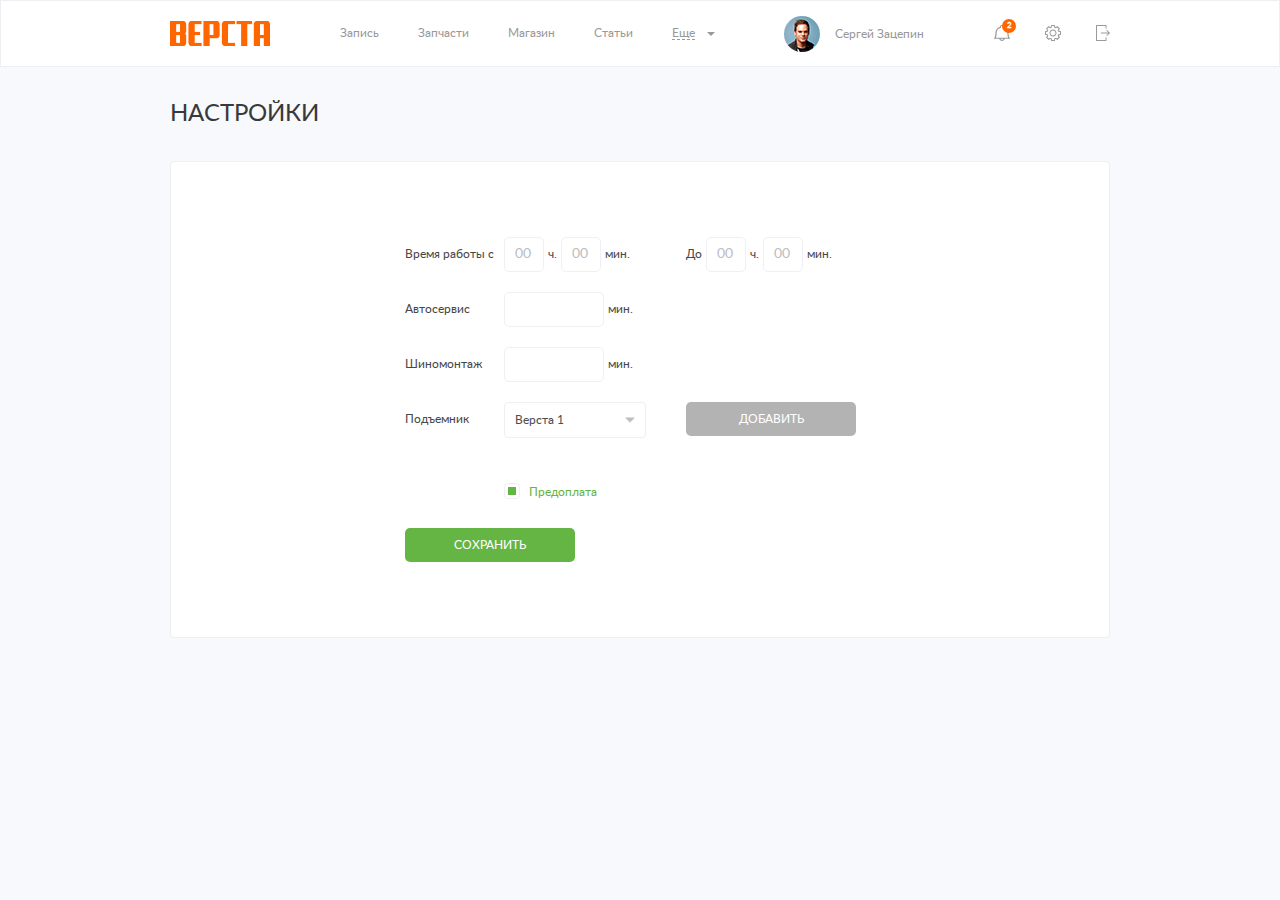
<file: admin_settings.html>
<!DOCTYPE html>
<!--[if lt IE 7 ]><html class="ie ie6" lang="en"> <![endif]-->
<!--[if IE 7 ]><html class="ie ie7" lang="en"> <![endif]-->
<!--[if IE 8 ]><html class="ie ie8" lang="en"> <![endif]-->
<!--[if (gte IE 9)|!(IE)]><!--><html lang="ru"> <!--<![endif]-->
<head>

	<meta charset="utf-8">

	<title>Заголовок</title>
	<meta name="description" content="">

	<link rel="shortcut icon" href="img/favicon/favicon.ico" type="image/x-icon">
	<link rel="apple-touch-icon" href="img/favicon/apple-touch-icon.png">
	<link rel="apple-touch-icon" sizes="72x72" href="img/favicon/apple-touch-icon-72x72.png">
	<link rel="apple-touch-icon" sizes="114x114" href="img/favicon/apple-touch-icon-114x114.png">

	<meta http-equiv="X-UA-Compatible" content="IE=edge">
	<meta name="viewport" content="width=970px">
	<link rel="stylesheet" href="css/normalize.css">

	<link rel="stylesheet" href="css/fonts.css">
	<link rel="stylesheet" href="css/main.css">

</head>

<body>

	<header class="header-admin">
		<div class="container-admin clearfix">
			<img src="img/icon-logo.png" alt="" class="logo-admin" width="100" height="25">
			<ul class="nav-admin">
				<li><a href="admin_enroll.html">Запись</a></li>
				<li><a href="admin_detail.html">Запчасти</a></li>
				<li><a href="admin_shop.html">Магазин</a></li>
				<li><a href="admin_news.html">Статьи</a></li>
				<li class="nav-admin-more--go"><a href="">Еще</a></li>
			</ul>
			<ul class="nav-admin--more">
				<li><a href="admin_slider.html">Акции</a></li>
				<li><a href="admin_price.html">Цены на услуги</a></li>
				<li><a href="admin_banner.html">Баннер</a></li>
				<li><a href="admin_users.html">Пользователи</a></li>
				<li><a href="admin_feedback.html">Отзывы</a></li>
			</ul>
			<div class="settings-block">
				<div class="settings-block_img">
					<img src="img/icon-push.svg" alt="" class="settings_push">
					<p class="push-count">2</p>
				</div>
				<div class="settings-block_img">
					<a href="admin_settings.html"><img src="img/icon-settings.svg" alt="" class="settings_go"></a>
				</div>
				<div class="settings-block_img">
					<img src="img/icon-exit.svg" alt="" class="settings_exit">
				</div>
			</div>
			<div class="login-admin">
				<img src="img/icon-avatar.png" alt="" class="login_img" width="36" height="36">
				<p class="login_name">Сергей Зацепин</p>
			</div>
			<div class="pushes_block">
				<div class="pushes__container">
					<div class="push-item">
						<i class="icon-type-push icon-push-service"></i>
						<img src="img/icon-pencil.png" alt="" class="push-edit" width="16" height="16">
						<img src="img/icon-record-free.png" alt="" class="push-free-info">
						<p class="push--text">Антон + 7 987 654 32 10</p><br>
						<p class="push--date">25 марта 10:00</p>
					</div>
					<div class="push-item push-free">
						<i class="icon-type-push icon-push-tire"></i>
						<img src="img/icon-pencil.png" alt="" class="push-edit" width="16" height="16">
						<img src="img/icon-record-free.png" alt="" class="push-free-info">
						<p class="push--text">Антон + 7 987 654 32 10</p><br>
						<p class="push--date">25 марта 10:00</p>
					</div>
				</div>
			</div>
		</div>
	</header>
	
	<div class="admin-head">
		<div class="container-admin">
			<h2>Настройки</h2>
		</div>
	</div>
	<div class="container-admin">
		<div class="settings">
			<div class="container-inline clearfix">
				<form method="POST">
					<div class="settings-column clearfix">
						<div class="settings-column-1">
							<label>Время работы c</label><br>
							<label for="car-wash">Автосервис</label><br>
							<label for="tire">Шиномонтаж</label><br>
							<label>Подъемник</label><br>
						</div>
						<div class="settings-column-2">	
							<input class="work-hours" type="text" name="with-hour-work" placeholder="00">
							<span>ч.</span>
							<input class="work-hours" type="text" name="with-minutes-work" placeholder="00">
							<span>мин.</span><br>
							<input type="text" id="car-wash" name="minutes-service">
							<span>мин.</span><br>
							<input type="text" id="tire" name="minutes-tire">
							<span>мин.</span><br>
							<div class="container-choise-category">
								<ul class="choise-category">
									<li class="choise-item--text">Верста 1</li>
								</ul>
								<ul class="choise-category--down">
									<li>Верста 1</li>
									<li>Верста 2</li>
								</ul>
							</div><br>
							<input type="checkbox" name="agreement-info" id="agreement-info" checked>
							<label class="label-size" for="agreement-info">Предоплата</label><br>
						</div>
						<div class="settings-column-3">
							<span>До</span>
							<input class="work-hours-2" type="text" name="to-hour-work" placeholder="00">
							<span>ч.</span>
							<input class="work-hours-2" type="text" name="to-minutes-work" placeholder="00">
							<span>мин.</span><br>
							<button class="added-button">Добавить</button>
						</div>
					</div>
					<button class="saved-button">Сохранить</button>
				</form>
			</div>
		</div>
	</div>


	<div class="hidden"></div>

	

	<!--[if lt IE 9]>
	<script src="libs/html5shiv/es5-shim.min.js"></script>
	<script src="libs/html5shiv/html5shiv.min.js"></script>
	<script src="libs/html5shiv/html5shiv-printshiv.min.js"></script>
	<script src="libs/respond/respond.min.js"></script>
	<![endif]-->
	
	<script src="libs/jquery/jquery-1.11.2.min.js"></script>
	<script src="js/admin.js"></script>
	
</body>
</html>
</file>
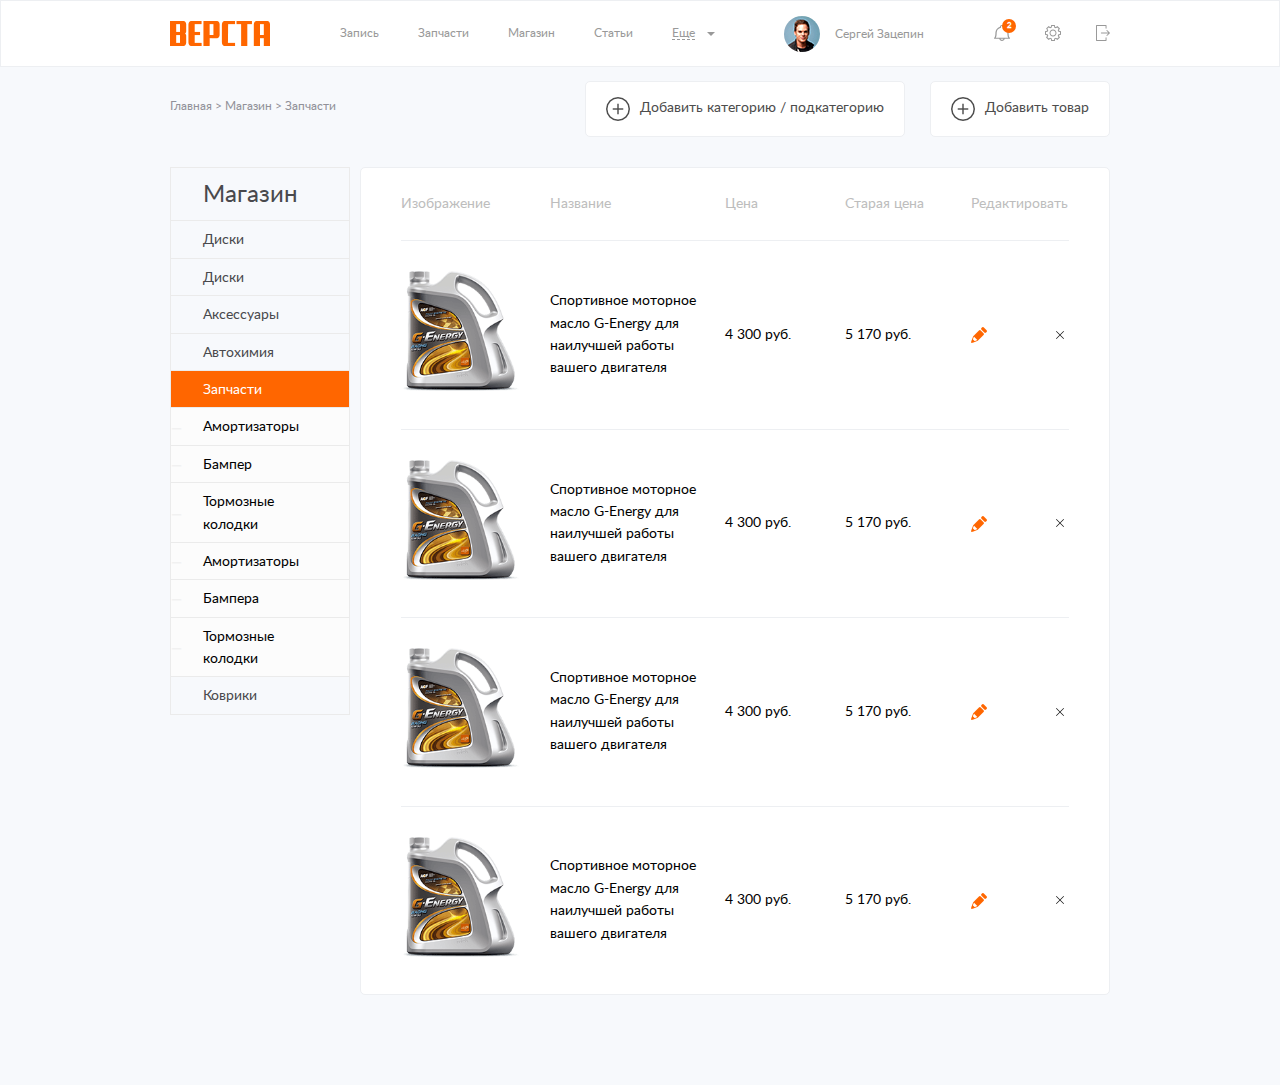
<file: admin_shop.html>
<!DOCTYPE html>
<!--[if lt IE 7 ]><html class="ie ie6" lang="en"> <![endif]-->
<!--[if IE 7 ]><html class="ie ie7" lang="en"> <![endif]-->
<!--[if IE 8 ]><html class="ie ie8" lang="en"> <![endif]-->
<!--[if (gte IE 9)|!(IE)]><!--><html lang="ru"> <!--<![endif]-->
<head>

	<meta charset="utf-8">

	<title>Заголовок</title>
	<meta name="description" content="">

	<link rel="shortcut icon" href="img/favicon/favicon.ico" type="image/x-icon">
	<link rel="apple-touch-icon" href="img/favicon/apple-touch-icon.png">
	<link rel="apple-touch-icon" sizes="72x72" href="img/favicon/apple-touch-icon-72x72.png">
	<link rel="apple-touch-icon" sizes="114x114" href="img/favicon/apple-touch-icon-114x114.png">

	<meta http-equiv="X-UA-Compatible" content="IE=edge">
	<meta name="viewport" content="width=device-width, initial-scale=1, maximum-scale=1">
	<meta name="viewport" content="width=970px">
	
	<link rel="stylesheet" href="css/normalize.css">

	<link rel="stylesheet" href="css/fonts.css">
	<link rel="stylesheet" href="css/main.css">
	<link rel="stylesheet" href="libs/scroll/jquery.jscrollpane.css">

</head>

<body>	

	<header class="header-admin">
		<div class="container-admin clearfix">
			<img src="img/icon-logo.png" alt="" class="logo-admin" width="100" height="25">
			<ul class="nav-admin">
				<li><a href="admin_enroll.html">Запись</a></li>
				<li><a href="admin_detail.html">Запчасти</a></li>
				<li><a href="admin_shop.html">Магазин</a></li>
				<li><a href="admin_news.html">Статьи</a></li>
				<li class="nav-admin-more--go"><a href="">Еще</a></li>
			</ul>
			<ul class="nav-admin--more">
				<li><a href="admin_slider.html">Акции</a></li>
				<li><a href="admin_price.html">Цены на услуги</a></li>
				<li><a href="admin_banner.html">Баннер</a></li>
				<li><a href="admin_users.html">Пользователи</a></li>
				<li><a href="admin_feedback.html">Отзывы</a></li>
			</ul>
			<div class="settings-block">
				<div class="settings-block_img">
					<img src="img/icon-push.svg" alt="" class="settings_push">
					<p class="push-count">2</p>
				</div>
				<div class="settings-block_img">
					<a href="admin_settings.html"><img src="img/icon-settings.svg" alt="" class="settings_go"></a>
				</div>
				<div class="settings-block_img">
					<img src="img/icon-exit.svg" alt="" class="settings_exit">
				</div>
			</div>
			<div class="login-admin">
				<img src="img/icon-avatar.png" alt="" class="login_img" width="36" height="36">
				<p class="login_name">Сергей Зацепин</p>
			</div>
			<div class="pushes_block">
				<div class="pushes__container">
					<div class="push-item">
						<i class="icon-type-push icon-push-service"></i>
						<img src="img/icon-pencil.png" alt="" class="push-edit" width="16" height="16">
						<img src="img/icon-record-free.png" alt="" class="push-free-info">
						<p class="push--text">Антон + 7 987 654 32 10</p><br>
						<p class="push--date">25 марта 10:00</p>
					</div>
					<div class="push-item push-free">
						<i class="icon-type-push icon-push-tire"></i>
						<img src="img/icon-pencil.png" alt="" class="push-edit" width="16" height="16">
						<img src="img/icon-record-free.png" alt="" class="push-free-info">
						<p class="push--text">Антон + 7 987 654 32 10</p><br>
						<p class="push--date">25 марта 10:00</p>
					</div>
				</div>
			</div>
		</div>
	</header>

	<div class="container-admin">
		<div class="content-admin-wrapper">
			<div class="content_header">
				<ul class="breadcrumb">
					<li><a href="#">Главная&nbsp;</a></li>
					<li><a href="#">Магазин&nbsp;</a></li>
					<li><a href="#">Запчасти</a></li>
				</ul>
				<button class="content_header-button add--item"><img src="img/icon_add-new.png" alt=""><span>Добавить товар</span></button>
				<button class="content_header-button add--category"><img src="img/icon_add-new.png" alt=""><span>Добавить категорию / подкатегорию</span></button>
			</div>
			
			<ul class="navbar">
				<li class="navbar_item navbar_item-heading">
					<div class="navbar-item-dropdown">Магазин</div>
				</li>
				<li class="navbar_item">
					<div class="navbar-item-dropdown">Диски</div>
				</li>
				<li class="navbar_item">
					<div class="navbar-item-dropdown">Диски</div>
				</li>
				<li class="navbar_item">
					<div class="navbar-item-dropdown">Аксессуары</div>
				</li>
				<li class="navbar_item">
					<div class="navbar-item-dropdown">Автохимия</div>
				</li>
				<li class="navbar_item">
					<div class="navbar-item-dropdown navbar_item-active">Запчасти</div>
					<ul class="parts">
						<li class="part">Амортизаторы</li>
						<li class="part">Бампер</li>
						<li class="part">Тормозные колодки</li>
						<li class="part">Амортизаторы</li>
						<li class="part">Бампера</li>
						<li class="part">Тормозные колодки</li>
					</ul>
				</li>
				<li class="navbar_item">
					<div class="navbar-item-dropdown">Коврики</div>
				</li>
			</ul>
			<div class="shop_wrapper">
				<div class="slider_top">
					<div class="slider_header slider-image">Изображение</div>
					<div class="slider_header slider-title">Название</div>
					<div class="slider_header slider-new-price">Цена</div>
					<div class="slider_header slider-old-price">Старая цена</div>
					<div class="slider_header edit">Редактировать</div>
				</div>
				<div class="slider-list">
					<div class="slider-item">
						<div class="slider slider-image"><img src="img/slide-img-mobile.png" alt=""></div>
						<div class="slider slider-title">Спортивное моторное масло G-Energy для наилучшей работы вашего двигателя</div>
						<div class="slider slider-new-price">4 300 руб.</div>
						<div class="slider slider-old-price">5 170 руб.</div>
						<div class="slider edit">
							<div class="edit-button-shop">
								<img class="icon-edit" src="img/icon-pencil.png" alt="">
								<img class="icon-close" src="img/icon-close.png" alt="">
							</div>
						</div>
					</div>
					<div class="slider-item">
						<div class="slider slider-image"><img src="img/slide-img-mobile.png" alt=""></div>
						<div class="slider slider-title">Спортивное моторное масло G-Energy для наилучшей работы вашего двигателя</div>
						<div class="slider slider-new-price">4 300 руб.</div>
						<div class="slider slider-old-price">5 170 руб.</div>
						<div class="slider edit">
							<div class="edit-button-shop">
								<img class="icon-edit" src="img/icon-pencil.png" alt="">
								<img class="icon-close" src="img/icon-close.png" alt="">
							</div>
						</div>
					</div>
					<div class="slider-item">
						<div class="slider slider-image"><img src="img/slide-img-mobile.png" alt=""></div>
						<div class="slider slider-title">Спортивное моторное масло G-Energy для наилучшей работы вашего двигателя</div>
						<div class="slider slider-new-price">4 300 руб.</div>
						<div class="slider slider-old-price">5 170 руб.</div>
						<div class="slider edit">
							<div class="edit-button-shop">
								<img class="icon-edit" src="img/icon-pencil.png" alt="">
								<img class="icon-close" src="img/icon-close.png" alt="">
							</div>
						</div>
					</div>
					<div class="slider-item">
						<div class="slider slider-image"><img src="img/slide-img-mobile.png" alt=""></div>
						<div class="slider slider-title">Спортивное моторное масло G-Energy для наилучшей работы вашего двигателя</div>
						<div class="slider slider-new-price">4 300 руб.</div>
						<div class="slider slider-old-price">5 170 руб.</div>
						<div class="slider edit">
							<div class="edit-button-shop">
								<img class="icon-edit" src="img/icon-pencil.png" alt="">
								<img class="icon-close" src="img/icon-close.png" alt="">
							</div>
						</div>
					</div>
				</div>
			</div>
		</div>
	</div>
	<div class="shadow"></div>
	<!-- Add item -->
	<div class="add_shop">
		<div class="add_shop_content-header">
			<span class="header-title">Добавить товар</span>
			<div class="modal-close">
				<img src="img/icon-close.png" class="modal-add-shop-close-icon" alt="">
			</div>
		</div>
		<div class="add_shop_content-body">
			<form class="body_form">
				<div class="form-image">
					<div class="load-image">
					</div>
					<div class="load-button">
						<input type="file">
						<button><img src="img/upload-button.png" class="upload-icon" alt="">Загрузить</button>
					</div>
				</div>
				<label class="add_shop-title">Название<input type="text"></label>
				<label class="add_shop-descr">Описание <textarea name="description"></textarea></label>
				<label>Цена<input type="text"></label>
				<label>Старая цена<input type="text"></label>
				<div class="label-change">Категория
					<div class="container-choise-category">
						<ul class="choise-category">
							<li class="choise-item--text">Выбрать</li>
						</ul>
						<ul class="choise-category--down">
							<li>Диски</li>
							<li>Амортизаторы</li>
							<li>Тормоза</li>
						</ul>
					</div>
				</div>
				<div class="label-change" >Подкатегория
					<div class="container-choise-un-category">
						<ul class="choise-un-category">
							<li class="choise-item-un--text">Выбрать</li>
						</ul>
						<ul class="choise-un-category--down">
							<li>Диски</li>
							<li>Амортизаторы</li>
							<li>Тормоза</li>
							<li>Бампера</li>
						</ul>
					</div>
				</div>
				<input type="submit" class="form-submit-button" value="Добавить">
			</form>
		</div>
	</div>
	<!-- Add category -->
	<div class="shop-add-category">
		<div class="shop-add-category-close"></div>
		<div class="shop-add-category-main">
			<div class="shop-add-category-head">
				<p>Добавить категорию / подкатегорию</p>
			</div>
			<div class="category-text">
				<div class="category-head">
					<ul class="category">
						<li class="category-name">Категория</li>
						<li class="subcategory-name active-category">Подкатегория</li>
					</ul>
				</div>
				<div class="form form-subcategory">
					<form method="POST">
						<label>
							Категория
						</label><br>
						<div class="container-choise-category">
							<ul class="choise-category">
								<li class="choise-item--text">Выбрать</li>
							</ul>
							<ul class="choise-category--down">
								<li>Диски</li>
								<li>Амортизаторы</li>
								<li>Тормоза</li>
								<li>Бампера</li>
								<li>Диски</li>
								<li>Амортизаторы</li>
								<li>Тормоза</li>
								<li>Бампера</li>
							</ul>
						</div>
						<br>
						<label for="name-id">
							Название
						</label><br>
						<input type="text" id="name-id" name="name-category"><br>
					
						<div class="border-category clearfix">
							<div class="radio-form radio-form-padding">
								<input type="radio" id="first-subcategory" name="category-count" value="first-subcategory" checked>
								<label for="first-subcategory">Первой</label>
							</div>
							<div class="radio-form radio-form-padding">
								<input type="radio" id="last-subcategory" name="category-count" value="last-subcategory">
								<label for="last-subcategory">Последней</label>
							</div>
							<div class="radio-form radio-form-text">
								<input type="text" id="count" name="category-score">
								<label for="count">По счету</label>
							</div>
						</div>
						<button class="button-add-category">Добавить</button>			
					</form>
				</div>
				<div class="form form-category hidden">
					<form method="POST">
						<label for="name-id-2">
							Название
						</label><br>
						<input type="text" id="name-id-2" name="name-category"><br>
					
						<div class="border-category clearfix">
							<div class="radio-form radio-form-padding">
								<input type="radio" id="first-category" name="category-count" value="first-category" checked>
								<label for="first-category">Первой</label>
							</div>
							<div class="radio-form radio-form-padding">
								<input type="radio" id="last-category" name="category-count" value="last-category">
								<label for="last-category">Последней</label>
							</div>
							<div class="radio-form radio-form-text">
								<input type="text" id="count-2" name="category-score">
								<label for="count-2">По счету</label>
							</div>
						</div>
						<button class="button-add-category">Добавить</button>			
					</form>
				</div>
			</div>
		</div>
	</div>
	<!-- Edit shop -->
	<div class="edit_shop">
		<div class="edit_shop_content-header">
			<span class="header-title">Редактирование товара</span>
			<div class="modal-close">
				<img src="img/icon-close.png" class="modal-edit-shop-close-icon" alt="">
			</div>
		</div>
		<div class="edit_shop_content-body">
			<form class="body_form">
				<div class="form-image">
					<div class="load-image">
						<img src="img/slide-img-mobile.png" alt="">
					</div>
					<div class="load-button">
						<input type="file">
						<button><img src="img/upload-button.png" class="upload-icon" alt="">Загрузить</button>
					</div>
				</div>
				<label class="edit_shop-title">Название<input type="text" required></label>
				<label class="edit_shop-descr">Описание<input type="text" required></label>
				<label>Цена<input type="text" required></label>
				<label>Старая цена<input type="text" required></label>
				<div class="label-change">Категория
					<div class="container-choise-category">
						<ul class="choise-category">
							<li class="choise-item--text">Выбрать</li>
						</ul>
						<ul class="choise-category--down">
							<li>Диски</li>
							<li>Амортизаторы</li>
							<li>Тормоза</li>
						</ul>
					</div>
				</div>
				<div class="label-change">Подкатегория
					<div class="container-choise-un-category">
						<ul class="choise-un-category">
							<li class="choise-item-un--text">Выбрать</li>
						</ul>
						<ul class="choise-un-category--down">
							<li>Диски</li>
							<li>Амортизаторы</li>
							<li>Тормоза</li>
							<li>Бампера</li>
						</ul>
					</div>
				</div>
				<input type="submit" class="form-submit-button" value="Сохранить">
			</form>
		</div>
	</div>
	<!-- Remove element -->
	<div class="sure-remove">
		<div class="sure-slider-close"></div>
		<div class="sure-slider-main">
			<div class="sure-slider-head">
				<p>Подтверждение удаления</p>
			</div>
			<p class="sure-slider-text">Вы уверены, что хотите удалить?</p>
			<div class="sure-slider-buttons">
				<button class="sure-slider-button accept">Подтвердить</button>
				<button class="sure-slider-button delete">Отмена</button>
			</div>
		</div>
	</div>

	<!--[if lt IE 9]>
	<script src="libs/html5shiv/es5-shim.min.js"></script>
	<script src="libs/html5shiv/html5shiv.min.js"></script>
	<script src="libs/html5shiv/html5shiv-printshiv.min.js"></script>
	<script src="libs/respond/respond.min.js"></script>
	<![endif]-->
	
	<script src="libs/jquery/jquery-1.11.2.min.js"></script>
	<script src="libs/scroll/jquery.mousewheel.js"></script>
	<script src="libs/scroll/jquery.jscrollpane.min.js"></script>
	<script src="js/admin.js"></script>
	
</body>
</html>
</file>
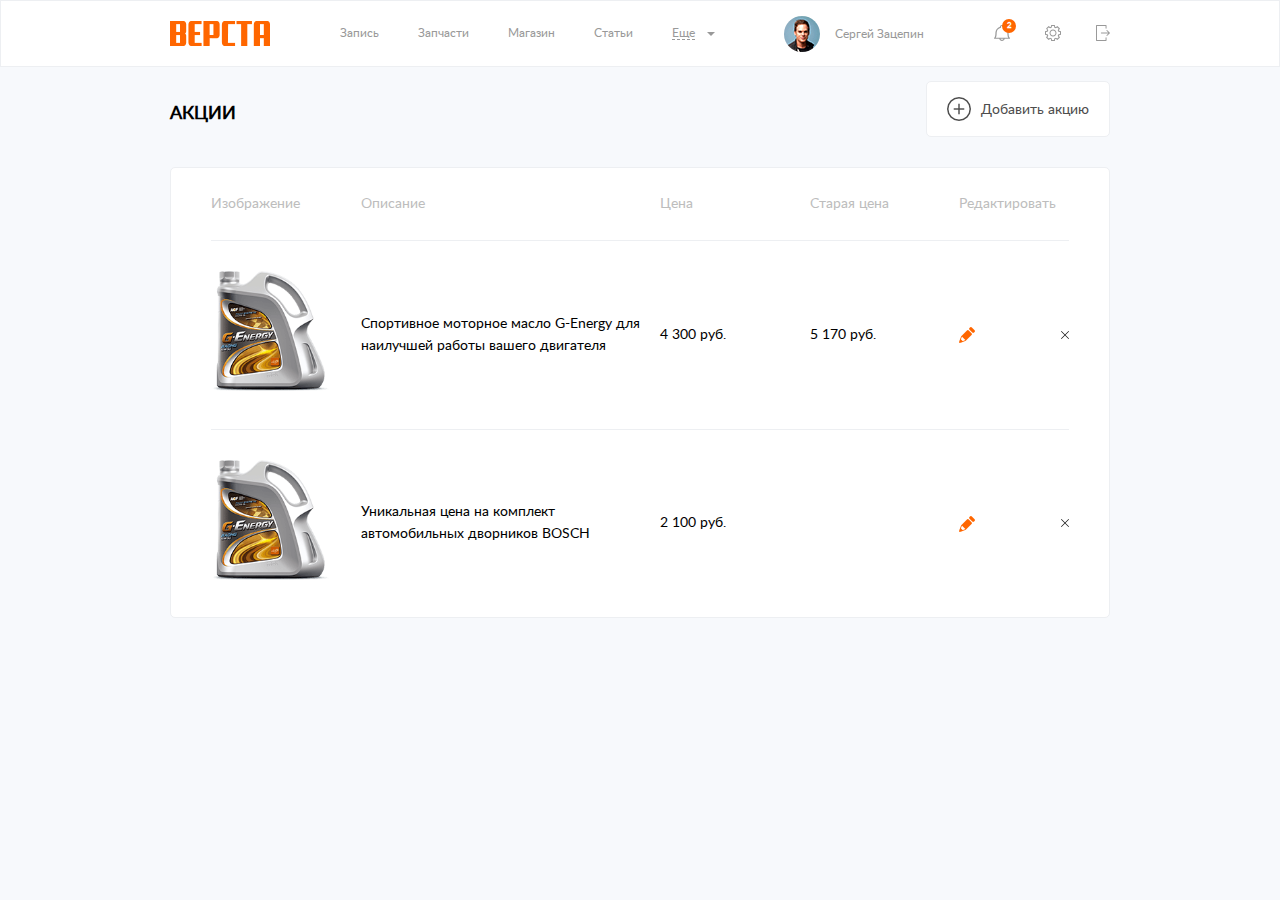
<file: admin_slider.html>
<!DOCTYPE html>
<!--[if lt IE 7 ]><html class="ie ie6" lang="en"> <![endif]-->
<!--[if IE 7 ]><html class="ie ie7" lang="en"> <![endif]-->
<!--[if IE 8 ]><html class="ie ie8" lang="en"> <![endif]-->
<!--[if (gte IE 9)|!(IE)]><!--><html lang="ru"> <!--<![endif]-->
<head>

	<meta charset="utf-8">

	<title>Заголовок</title>
	<meta name="description" content="">

	<link rel="shortcut icon" href="img/favicon/favicon.ico" type="image/x-icon">
	<link rel="apple-touch-icon" href="img/favicon/apple-touch-icon.png">
	<link rel="apple-touch-icon" sizes="72x72" href="img/favicon/apple-touch-icon-72x72.png">
	<link rel="apple-touch-icon" sizes="114x114" href="img/favicon/apple-touch-icon-114x114.png">

	<meta http-equiv="X-UA-Compatible" content="IE=edge">
	<meta name="viewport" content="width=970px">
	
	<link rel="stylesheet" href="css/normalize.css">

	<link rel="stylesheet" href="css/fonts.css">
	<link rel="stylesheet" href="css/main.css">

</head>

<body>	
	
	<header class="header-admin">
		<div class="container-admin clearfix">
			<img src="img/icon-logo.png" alt="" class="logo-admin" width="100" height="25">
			<ul class="nav-admin">
				<li><a href="admin_enroll.html">Запись</a></li>
				<li><a href="admin_detail.html">Запчасти</a></li>
				<li><a href="admin_shop.html">Магазин</a></li>
				<li><a href="admin_news.html">Статьи</a></li>
				<li class="nav-admin-more--go"><a href="">Еще</a></li>
			</ul>
			<ul class="nav-admin--more">
				<li><a href="admin_slider.html">Акции</a></li>
				<li><a href="admin_price.html">Цены на услуги</a></li>
				<li><a href="admin_banner.html">Баннер</a></li>
				<li><a href="admin_users.html">Пользователи</a></li>
				<li><a href="admin_feedback.html">Отзывы</a></li>
			</ul>
			<div class="settings-block">
				<div class="settings-block_img">
					<img src="img/icon-push.svg" alt="" class="settings_push">
					<p class="push-count">2</p>
				</div>
				<div class="settings-block_img">
					<a href="admin_settings.html"><img src="img/icon-settings.svg" alt="" class="settings_go"></a>
				</div>
				<div class="settings-block_img">
					<img src="img/icon-exit.svg" alt="" class="settings_exit">
				</div>
			</div>
			<div class="login-admin">
				<img src="img/icon-avatar.png" alt="" class="login_img" width="36" height="36">
				<p class="login_name">Сергей Зацепин</p>
			</div>
			<div class="pushes_block">
				<div class="pushes__container">
					<div class="push-item">
						<i class="icon-type-push icon-push-service"></i>
						<img src="img/icon-pencil.png" alt="" class="push-edit" width="16" height="16">
						<img src="img/icon-record-free.png" alt="" class="push-free-info">
						<p class="push--text">Антон + 7 987 654 32 10</p><br>
						<p class="push--date">25 марта 10:00</p>
					</div>
					<div class="push-item push-free">
						<i class="icon-type-push icon-push-tire"></i>
						<img src="img/icon-pencil.png" alt="" class="push-edit" width="16" height="16">
						<img src="img/icon-record-free.png" alt="" class="push-free-info">
						<p class="push--text">Антон + 7 987 654 32 10</p><br>
						<p class="push--date">25 марта 10:00</p>
					</div>
				</div>
			</div>
		</div>
	</header>

	<div class="container-admin">
		<div class="content_header">
			<h1 class="content_header-title">Акции</h1>
			<button class="content_header-add add-sliders"><img src="img/icon_add-new.png" alt=""><span>Добавить акцию</span></button>
		</div>
		<div class="content-admin-wrapper">
			<div class="slider_wrapper">
				<div class="slider_top">
					<div class="slider_header slider-image">Изображение</div>
					<div class="slider_header slider-descr">Описание</div>
					<div class="slider_header slider-new-price">Цена</div>
					<div class="slider_header slider-old-price">Старая цена</div>
					<div class="slider_header edit">Редактировать</div>
				</div>
				<div class="slider-list">
					<div class="slider-item">
						<div class="slider slider-image"><img src="img/slide-img-mobile.png" alt=""></div>
						<div class="slider slider-descr">Спортивное моторное масло G-Energy для наилучшей работы вашего двигателя</div>
						<div class="slider slider-new-price">4 300 руб.</div>
						<div class="slider slider-old-price">5 170 руб.</div>
						<div class="slider edit">
							<div class="edit-button">
								<img class="icon-edit" src="img/icon-pencil.png" alt="">
								<img class="icon-close" src="img/icon-close.png" alt="">
							</div>
						</div>
					</div>
					<div class="slider-item">
						<div class="slider slider-image"><img src="img/slide-img-mobile.png" alt=""></div>
						<div class="slider slider-descr">Уникальная цена на комплект автомобильных дворников BOSCH</div>
						<div class="slider slider-new-price">2 100 руб.</div>
						<div class="slider slider-old-price"></div>
						<div class="slider edit">
							<div class="edit-button">
								<img class="icon-edit" src="img/icon-pencil.png" alt="">
								<img class="icon-close" src="img/icon-close.png" alt="">
							</div>
						</div>
					</div>
				</div>
			</div>
		</div>
	</div>
	<!-- Add Slider Popup -->
	<div class="shadow"></div>
	<div class="add_slider">
		<div class="add_slider_content-header">
			<span class="header-title">Добавить акцию</span>
			<div class="modal-close">
				<img src="img/icon-close.png" class="modal-slider-close-icon" alt="">
			</div>
		</div>
		<div class="add_slider_content-body">
			<form class="body_form">
				<div class="form-image">
					<div class="load-image">
					</div>
					<div class="load-button">
						<input type="file">
						<button><img src="img/upload-button.png" class="upload-icon" alt="">Загрузить</button>
					</div>
				</div>
				<label class="add_slider-descr">Описание<textarea name="description"></textarea></label>
				<label >Цена<input type="text" required></label>
				<label >Старая цена<input type="text" required></label>
				<input type="submit" class="form-submit-button" value="Сохранить">
			</form>
		</div>
	</div>
	<!-- Edit Slider -->
	<div class="edit_slider">
		<div class="edit_slider_content-header">
			<span class="header-title">Редактирование акции</span>
			<div class="modal-close">
				<img src="img/icon-close.png" class="modal-edit-slider-close-icon" alt="">
			</div>
		</div>
		<div class="edit_slider_content-body">
			<form class="body_form">
				<div class="form-image">
					<div class="load-image">
						<img src="img/slide-img-mobile.png" alt="">
					</div>
					<div class="load-button">
						<input type="file">
						<button><img src="img/upload-button.png" class="upload-icon" alt="">Загрузить</button>
					</div>
				</div>
				<label class="edit_slider-descr">Описание
				<textarea></textarea></label>
				<label >Цена<input type="text" required></label>
				<label >Старая цена<input type="text" required></label>
				<input type="submit" class="form-submit-button" value="Сохранить">
			</form>
		</div>
	</div>
	<!-- Remove element -->
	<div class="sure-remove">
		<div class="sure-slider-close"></div>
		<div class="sure-slider-main">
			<div class="sure-slider-head">
				<p>Подтверждение удаления</p>
			</div>
			<p class="sure-slider-text">Вы уверены, что хотите удалить?</p>
			<div class="sure-slider-buttons">
				<button class="sure-slider-button accept">Подтвердить</button>
				<button class="sure-slider-button delete">Отмена</button>
			</div>
		</div>
	</div>

	<!--[if lt IE 9]>
	<script src="libs/html5shiv/es5-shim.min.js"></script>
	<script src="libs/html5shiv/html5shiv.min.js"></script>
	<script src="libs/html5shiv/html5shiv-printshiv.min.js"></script>
	<script src="libs/respond/respond.min.js"></script>
	<![endif]-->
	
	<script src="libs/jquery/jquery-1.11.2.min.js"></script>
	<script src="js/admin.js"></script>
	
</body>
</html>
</file>
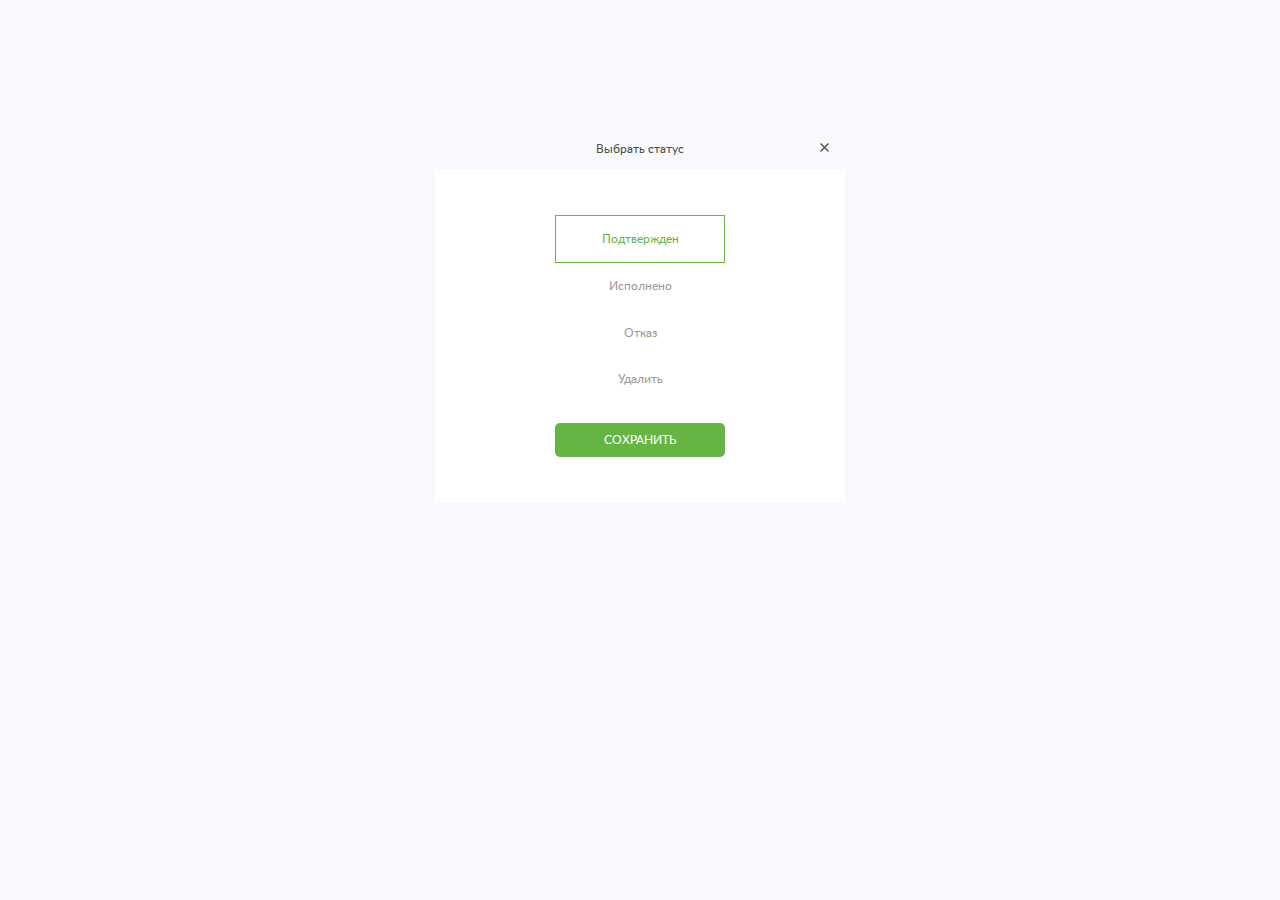
<file: admin_status.html>
<!DOCTYPE html>
<!--[if lt IE 7 ]><html class="ie ie6" lang="en"> <![endif]-->
<!--[if IE 7 ]><html class="ie ie7" lang="en"> <![endif]-->
<!--[if IE 8 ]><html class="ie ie8" lang="en"> <![endif]-->
<!--[if (gte IE 9)|!(IE)]><!--><html lang="ru"> <!--<![endif]-->
<head>

	<meta charset="utf-8">

	<title>Заголовок</title>
	<meta name="description" content="">

	<link rel="shortcut icon" href="img/favicon/favicon.ico" type="image/x-icon">
	<link rel="apple-touch-icon" href="img/favicon/apple-touch-icon.png">
	<link rel="apple-touch-icon" sizes="72x72" href="img/favicon/apple-touch-icon-72x72.png">
	<link rel="apple-touch-icon" sizes="114x114" href="img/favicon/apple-touch-icon-114x114.png">

	<meta http-equiv="X-UA-Compatible" content="IE=edge">
	<meta name="viewport" content="width=970px">
	<link rel="stylesheet" href="css/normalize.css">

	<link rel="stylesheet" href="css/fonts.css">
	<link rel="stylesheet" href="css/main.css">

</head>

<body>
	<div class="shadow"></div>
	<div class="status">
		<div class="status-close"></div>
		<div class="status-main">
			<div class="status-head">
				<p>Выбрать статус</p>
			</div>
			<div class="status-text">
				<ul class="status-list">
					<li class="active"><a href="">Подтвержден</a></li>
					<li><a href="">Исполнено</a></li>
					<li><a href="">Отказ</a></li>
					<li><a href="">Удалить</a></li>
				</ul>
				<button class="saved-button">Сохранить</button>
			</div>
			
			
		</div>
	</div>


	<div class="hidden"></div>

	

	<!--[if lt IE 9]>
	<script src="libs/html5shiv/es5-shim.min.js"></script>
	<script src="libs/html5shiv/html5shiv.min.js"></script>
	<script src="libs/html5shiv/html5shiv-printshiv.min.js"></script>
	<script src="libs/respond/respond.min.js"></script>
	<![endif]-->
	
	<script src="libs/jquery/jquery-1.11.2.min.js"></script>
	<script src="js/admin.js"></script>
	
</body>
</html>
</file>
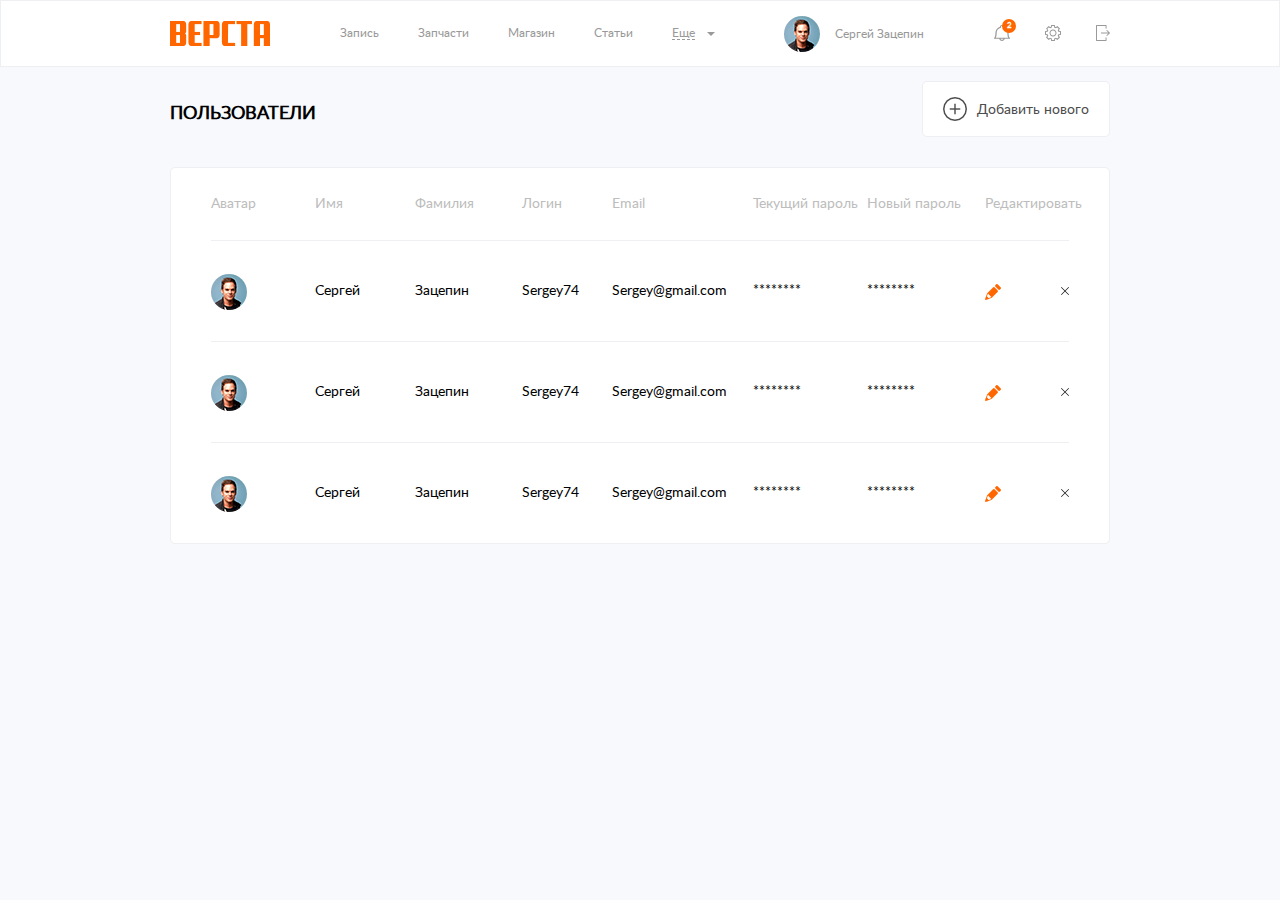
<file: admin_users.html>
<!DOCTYPE html>
<!--[if lt IE 7 ]><html class="ie ie6" lang="en"> <![endif]-->
<!--[if IE 7 ]><html class="ie ie7" lang="en"> <![endif]-->
<!--[if IE 8 ]><html class="ie ie8" lang="en"> <![endif]-->
<!--[if (gte IE 9)|!(IE)]><!--><html lang="ru"> <!--<![endif]-->
<head>

	<meta charset="utf-8">

	<title>Заголовок</title>
	<meta name="description" content="">

	<link rel="shortcut icon" href="img/favicon/favicon.ico" type="image/x-icon">
	<link rel="apple-touch-icon" href="img/favicon/apple-touch-icon.png">
	<link rel="apple-touch-icon" sizes="72x72" href="img/favicon/apple-touch-icon-72x72.png">
	<link rel="apple-touch-icon" sizes="114x114" href="img/favicon/apple-touch-icon-114x114.png">

	<meta http-equiv="X-UA-Compatible" content="IE=edge">
	<meta name="viewport" content="width=970px">
	
	<link rel="stylesheet" href="css/normalize.css">

	<link rel="stylesheet" href="css/fonts.css">
	<link rel="stylesheet" href="css/main.css">

</head>

<body>	
	
	<header class="header-admin">
		<div class="container-admin clearfix">
			<img src="img/icon-logo.png" alt="" class="logo-admin" width="100" height="25">
			<ul class="nav-admin">
				<li><a href="admin_enroll.html">Запись</a></li>
				<li><a href="admin_detail.html">Запчасти</a></li>
				<li><a href="admin_shop.html">Магазин</a></li>
				<li><a href="admin_news.html">Статьи</a></li>
				<li class="nav-admin-more--go"><a href="">Еще</a></li>
			</ul>
			<ul class="nav-admin--more">
				<li><a href="admin_slider.html">Акции</a></li>
				<li><a href="admin_price.html">Цены на услуги</a></li>
				<li><a href="admin_banner.html">Баннер</a></li>
				<li><a href="admin_users.html">Пользователи</a></li>
				<li><a href="admin_feedback.html">Отзывы</a></li>
			</ul>
			<div class="settings-block">
				<div class="settings-block_img">
					<img src="img/icon-push.svg" alt="" class="settings_push">
					<p class="push-count">2</p>
				</div>
				<div class="settings-block_img">
					<a href="admin_settings.html"><img src="img/icon-settings.svg" alt="" class="settings_go"></a>
				</div>
				<div class="settings-block_img">
					<img src="img/icon-exit.svg" alt="" class="settings_exit">
				</div>
			</div>
			<div class="login-admin">
				<img src="img/icon-avatar.png" alt="" class="login_img" width="36" height="36">
				<p class="login_name">Сергей Зацепин</p>
			</div>
			<div class="pushes_block">
				<div class="pushes__container">
					<div class="push-item">
						<i class="icon-type-push icon-push-service"></i>
						<img src="img/icon-pencil.png" alt="" class="push-edit" width="16" height="16">
						<img src="img/icon-record-free.png" alt="" class="push-free-info">
						<p class="push--text">Антон + 7 987 654 32 10</p><br>
						<p class="push--date">25 марта 10:00</p>
					</div>
					<div class="push-item push-free">
						<i class="icon-type-push icon-push-tire"></i>
						<img src="img/icon-pencil.png" alt="" class="push-edit" width="16" height="16">
						<img src="img/icon-record-free.png" alt="" class="push-free-info">
						<p class="push--text">Антон + 7 987 654 32 10</p><br>
						<p class="push--date">25 марта 10:00</p>
					</div>
				</div>
			</div>
		</div>
	</header>
	
	<div class="container-admin">
		<div class="content_header">
			<h1 class="content_header-title">Пользователи</h1>
			<button class="content_header-add add-users"><img src="img/icon_add-new.png" alt=""><span>Добавить нового</span></button>
		</div>

		<div class="users_wrapper">
			<div class="users">
				<div class="users_header avatar">Аватар</div>
				<div class="users_header name">Имя</div>
				<div class="users_header surname">Фамилия</div>
				<div class="users_header login">Логин</div>
				<div class="users_header email">Email</div>
				<div class="users_header current-passworrd">Текущий пароль</div>
				<div class="users_header new-password">Новый пароль</div>
				<div class="users_header edit">Редактировать</div>
			</div>
			<div class="users-list">
				<div class="user-item">
					<div class="user avatar"><div class="avatar-wrap"><img src="img/icon-avatar.png" alt=""></div></div>
					<div class="user name">Сергей</div>
					<div class="user surname">Зацепин</div>
					<div class="user login">Sergey74</div>
					<div class="user email">Sergey@gmail.com</div>
					<div class="user current-password">********</div>
					<div class="user new-password">********</div>
					<div class="user edit">
						<div class="edit-button-users">
							<img class="icon-edit" src="img/icon-pencil.png" alt="">
							<img class="icon-close" src="img/icon-close.png" alt="">
						</div>
					</div>
				</div>
				<div class="user-item">
					<div class="user avatar"><div class="avatar-wrap"><img src="img/icon-avatar.png" alt=""></div></div>
					<div class="user name">Сергей</div>
					<div class="user surname">Зацепин</div>
					<div class="user login">Sergey74</div>
					<div class="user email">Sergey@gmail.com</div>
					<div class="user current-password">********</div>
					<div class="user new-password">********</div>
					<div class="user edit">
						<div class="edit-button-users">
							<img class="icon-edit" src="img/icon-pencil.png" alt="">
							<img class="icon-close" src="img/icon-close.png" alt="">
						</div>
					</div>
				</div>
				<div class="user-item">
					<div class="user avatar"><div class="avatar-wrap"><img src="img/icon-avatar.png" alt=""></div></div>
					<div class="user name">Сергей</div>
					<div class="user surname">Зацепин</div>
					<div class="user login">Sergey74</div>
					<div class="user email">Sergey@gmail.com</div>
					<div class="user current-password">********</div>
					<div class="user new-password">********</div>
					<div class="user edit">
						<div class="edit-button-users">
							<img class="icon-edit" src="img/icon-pencil.png" alt="">
							<img class="icon-close" src="img/icon-close.png" alt="">
						</div>
					</div>
				</div>
			</div>
		</div>
	</div>
	<!-- Add User Popup -->
	<div class="shadow"></div>
	<div class="users-add-popup">
		<div class="add_content-header">
			<span class="header-title">Добавить пользователя</span>
			<div class="modal-close">
				<img src="img/icon-close.png" class="modal-users-close-icon" alt="">
			</div>
		</div>
		<div class="add_content-body">
			<form class="body_form">
				<div class="form-image">
					<div class="load-image-add">
					</div>
					<div class="load-button">
						<input type="file">
						<button><img src="img/upload-button.png" class="upload-icon" alt="">Загрузить изображание</button>
					</div>
				</div>
				<label >Имя<input type="text" required></label>
				<label >Фамилия<input type="text" required></label>
				<label >Логин<input type="text" required></label>
				<label >Email<input type="text" required></label>
				<label >Текущий пароль<input type="text" required></label>
				<label >Новый пароль<input type="text" required></label>
				<input type="submit" class="form-submit-button" value="Добавить">
			</form>
		</div>
	</div>
	<!-- Edit Users -->
	<div class="edit-users">
		<div class="edit_content-header">
			<span class="header-title">Редактировать пользователя</span>
			<div class="modal-close">
				<img src="img/icon-close.png" class="modal-edit-users-close-icon" alt="">
			</div>
		</div>
		<div class="edit_content-body">
			<form class="body_form">
				<div class="form-image">
					<div class="load-image">
						<img src="img/avatar-lg.png" alt="">
					</div>
					<div class="load-button">
						<input type="file">
						<button><img src="img/upload-button.png" class="upload-icon" alt="">Загрузить изображание</button>
					</div>
				</div>
				<label>Имя<input type="text"></label>
				<label>Фамилия<input type="text"></label>
				<label>Логин<input type="text"></label>
				<label>Email<input type="text"></label>
				<label>Текущий пароль<input type="text"></label>
				<label>Новый пароль<input type="text"></label>
				<input type="submit" class="form-submit-button" value="Сохранить">
			</form>
		</div>
	</div>
	<!-- Remove element -->
	<div class="sure-remove">
		<div class="sure-slider-close"></div>
		<div class="sure-slider-main">
			<div class="sure-slider-head">
				<p>Подтверждение удаления</p>
			</div>
			<p class="sure-slider-text">Вы уверены, что хотите удалить?</p>
			<div class="sure-slider-buttons">
				<button class="sure-slider-button accept">Подтвердить</button>
				<button class="sure-slider-button delete">Отмена</button>
			</div>
		</div>
	</div>

	<!--[if lt IE 9]>
	<script src="libs/html5shiv/es5-shim.min.js"></script>
	<script src="libs/html5shiv/html5shiv.min.js"></script>
	<script src="libs/html5shiv/html5shiv-printshiv.min.js"></script>
	<script src="libs/respond/respond.min.js"></script>
	<![endif]-->
	
	<script src="libs/jquery/jquery-1.11.2.min.js"></script>
	<script src="js/admin.js"></script>
	
</body>
</html>
</file>
<file: css/fonts.css>
@font-face {
  font-family: "LatoRegular";
  font-style: normal;
  font-weight: normal;
  src: url("../fonts/LatoRegular/LatoRegular.eot?#iefix") format("embedded-opentype"), url("../fonts/LatoRegular/LatoRegular.woff") format("woff"), url("../fonts/LatoRegular/LatoRegular.ttf") format("truetype"); }

/*# sourceMappingURL=fonts.css.map */
</file>
<file: css/main.css>
@charset "UTF-8";
/* line 3, ../sass/main.sass */
html {
  width: 100%;
  height: 100%; }

/* line 7, ../sass/main.sass */
body {
  font-family: "LatoRegular", sans-serif;
  font-weight: normal;
  font-size: 14px;
  min-width: 320px;
  position: relative;
  line-height: 1.6;
  -webkit-font-smoothing: antialiased;
  overflow-x: hidden;
  background: #f7f9fc; }

/* line 18, ../sass/main.sass */
.hidden {
  display: none; }

/* line 21, ../sass/main.sass */
h1,
p,
ul {
  margin: 0;
  padding: 0; }

/* line 27, ../sass/main.sass */
.clearfix:after {
  content: "";
  display: table;
  clear: both; }

/* line 32, ../sass/main.sass */
.container-admin {
  margin: 0 auto;
  width: 940px; }
  /* line 35, ../sass/main.sass */
  .container-admin .content-admin-wrapper {
    padding-bottom: 90px; }

/* line 1, ../sass/admin/_a_header.sass */
.header-admin {
  padding: 20px 0;
  height: 25px;
  background-color: white;
  border: 1px solid #edeff2; }
  /* line 6, ../sass/admin/_a_header.sass */
  .header-admin .container-admin {
    position: relative; }
  /* line 8, ../sass/admin/_a_header.sass */
  .header-admin .logo-admin {
    float: left;
    margin-right: 70px; }
  /* line 11, ../sass/admin/_a_header.sass */
  .header-admin .nav-admin {
    float: left;
    margin: 0;
    padding: 0;
    list-style-type: none;
    display: inline-block; }
    /* line 17, ../sass/admin/_a_header.sass */
    .header-admin .nav-admin li {
      display: inline-block;
      vertical-align: middle;
      margin-right: 35px; }
      /* line 21, ../sass/admin/_a_header.sass */
      .header-admin .nav-admin li:last-child {
        margin-right: 0;
        position: relative;
        padding-right: 20px;
        cursor: pointer; }
        /* line 26, ../sass/admin/_a_header.sass */
        .header-admin .nav-admin li:last-child a {
          border-bottom: 1px dashed #999; }
          /* line 28, ../sass/admin/_a_header.sass */
          .header-admin .nav-admin li:last-child a:after {
            content: "";
            position: absolute;
            top: 50%;
            right: 0;
            display: block;
            width: 8px;
            height: 4px;
            transform: translateY(-50%);
            background: url("../img/icon-arrow.svg") no-repeat; }
      /* line 39, ../sass/admin/_a_header.sass */
      .header-admin .nav-admin li a {
        color: #999;
        font-size: 12px;
        font-weight: 400;
        line-height: 25px;
        text-decoration: none; }
  /* line 46, ../sass/admin/_a_header.sass */
  .header-admin .nav-admin--more {
    display: none;
    position: absolute;
    top: 46px;
    left: 50%;
    z-index: 2;
    margin: 0;
    padding: 0;
    list-style-type: none;
    border: 1px solid #edeff2;
    border-top: none;
    background-color: white; }
    /* line 58, ../sass/admin/_a_header.sass */
    .header-admin .nav-admin--more.show-more {
      display: block; }
    /* line 60, ../sass/admin/_a_header.sass */
    .header-admin .nav-admin--more li {
      background-color: white;
      border-bottom: 1px solid #edeff2; }
      /* line 63, ../sass/admin/_a_header.sass */
      .header-admin .nav-admin--more li:hover {
        background-color: #f7f9fc; }
      /* line 65, ../sass/admin/_a_header.sass */
      .header-admin .nav-admin--more li a {
        padding: 0 50px 0 20px;
        color: #999;
        font-size: 12px;
        font-weight: 400;
        line-height: 28px;
        text-decoration: none; }
  /* line 73, ../sass/admin/_a_header.sass */
  .header-admin .login-admin {
    float: right;
    display: inline-block;
    font-size: 0;
    margin-top: -5px; }
    /* line 78, ../sass/admin/_a_header.sass */
    .header-admin .login-admin .login_img {
      display: inline-block;
      vertical-align: top;
      margin-right: 15px;
      border-radius: 50%; }
    /* line 83, ../sass/admin/_a_header.sass */
    .header-admin .login-admin .login_name {
      display: inline-block;
      vertical-align: top;
      margin: 0;
      padding: 0;
      color: #999;
      font-size: 12px;
      font-weight: 400;
      line-height: 36px; }
  /* line 93, ../sass/admin/_a_header.sass */
  .header-admin .settings-block {
    float: right;
    display: inline-block;
    font-size: 0;
    line-height: 25px;
    margin-left: 70px; }
    /* line 99, ../sass/admin/_a_header.sass */
    .header-admin .settings-block .settings-block_img {
      display: inline-block;
      vertical-align: middle;
      height: 16px;
      margin-right: 35px;
      cursor: pointer; }
      /* line 105, ../sass/admin/_a_header.sass */
      .header-admin .settings-block .settings-block_img:last-child {
        margin-right: 0; }
      /* line 107, ../sass/admin/_a_header.sass */
      .header-admin .settings-block .settings-block_img:first-child {
        position: relative; }
        /* line 109, ../sass/admin/_a_header.sass */
        .header-admin .settings-block .settings-block_img:first-child .push-count {
          position: absolute;
          top: -6px;
          right: -6px;
          display: block;
          width: 14px;
          height: 14px;
          border-radius: 50%;
          color: white;
          font-size: 8px;
          font-weight: 600;
          line-height: 14px;
          text-transform: uppercase;
          text-align: center;
          background-color: #f60; }
  /* line 124, ../sass/admin/_a_header.sass */
  .header-admin .pushes_block {
    display: none;
    position: absolute;
    top: 45px;
    right: 0;
    width: 320px;
    box-shadow: 0 3px 7px rgba(0, 0, 0, 0.35);
    border-top: 1px solid #f60; }
    /* line 132, ../sass/admin/_a_header.sass */
    .header-admin .pushes_block .pushes__container {
      position: relative; }
      /* line 134, ../sass/admin/_a_header.sass */
      .header-admin .pushes_block .pushes__container:before {
        content: "";
        position: absolute;
        top: -7px;
        right: 102px;
        display: block;
        z-index: 4;
        width: 13px;
        height: 13px;
        background-color: #f60;
        transform: rotate(45deg); }
    /* line 145, ../sass/admin/_a_header.sass */
    .header-admin .pushes_block .push-item {
      padding: 15px 20px 15px 50px;
      border: 1px solid #edeff2;
      border-top: none;
      position: relative;
      z-index: 5;
      background-color: white; }
      /* line 152, ../sass/admin/_a_header.sass */
      .header-admin .pushes_block .push-item:hover {
        background-color: #f7f9fc; }
      /* line 154, ../sass/admin/_a_header.sass */
      .header-admin .pushes_block .push-item .push--text {
        display: inline-block;
        vertical-align: middle;
        color: #4d4d4d;
        font-size: 13px;
        line-height: 20px;
        font-weight: 400;
        margin-bottom: 4px; }
      /* line 162, ../sass/admin/_a_header.sass */
      .header-admin .pushes_block .push-item .push-free-info {
        display: none;
        vertical-align: top;
        margin-right: 10px; }
      /* line 167, ../sass/admin/_a_header.sass */
      .header-admin .pushes_block .push-item.push-free .push-free-info {
        display: inline-block; }
      /* line 169, ../sass/admin/_a_header.sass */
      .header-admin .pushes_block .push-item .push--date {
        display: inline-block;
        vertical-align: middle;
        color: #a4afc0;
        font-size: 12px;
        font-weight: 400;
        line-height: 1em; }
      /* line 176, ../sass/admin/_a_header.sass */
      .header-admin .pushes_block .push-item .push-edit {
        position: absolute;
        top: 15px;
        right: 20px;
        cursor: pointer; }
      /* line 181, ../sass/admin/_a_header.sass */
      .header-admin .pushes_block .push-item .icon-type-push {
        position: absolute;
        top: 15px;
        left: 20px;
        display: block;
        width: 16px;
        height: 16px; }
      /* line 188, ../sass/admin/_a_header.sass */
      .header-admin .pushes_block .push-item .icon-push-service {
        background: url("../img/icon-record-service.png") no-repeat; }
      /* line 190, ../sass/admin/_a_header.sass */
      .header-admin .pushes_block .push-item .icon-push-tire {
        width: 20px;
        height: 20px;
        background: url("../img/icon-record-tire.png") no-repeat; }

/* line 1, ../sass/admin/_a_components.sass */
.shadow {
  display: none;
  position: fixed;
  top: 0;
  left: 0;
  width: 100%;
  height: 100%;
  background-color: rgba(0, 0, 0, 0.75); }

/* line 10, ../sass/admin/_a_components.sass */
.active-shadow {
  display: block;
  z-index: 1; }

/* line 14, ../sass/admin/_a_components.sass */
.active {
  display: block !important; }

/* line 18, ../sass/admin/_a_components.sass */
.sure-remove {
  display: none;
  text-align: center;
  width: 560px;
  background: #ffffff;
  position: fixed;
  top: 50%;
  left: 50%;
  transform: translate(-50%, -50%);
  -webkit-transform: translate(-50%, -50%);
  z-index: 2; }
  /* line 29, ../sass/admin/_a_components.sass */
  .sure-remove .sure-slider-close {
    position: absolute;
    top: 14px;
    right: 15px;
    width: 16px;
    height: 16px;
    cursor: pointer;
    background: url("../img/icon-close.png") no-repeat; }
  /* line 38, ../sass/admin/_a_components.sass */
  .sure-remove .sure-slider-main .sure-slider-head {
    background: #f7f9fc; }
    /* line 40, ../sass/admin/_a_components.sass */
    .sure-remove .sure-slider-main .sure-slider-head p {
      font-size: 14px;
      line-height: 14px;
      color: #4c4c4c;
      padding: 15px 0; }
  /* line 45, ../sass/admin/_a_components.sass */
  .sure-remove .sure-slider-main .sure-slider-text {
    font-size: 18px;
    line-height: 18px;
    color: #4c4c4c;
    padding: 50px 0 40px 0; }
  /* line 50, ../sass/admin/_a_components.sass */
  .sure-remove .sure-slider-main .sure-slider-buttons {
    margin-bottom: 60px; }
    /* line 52, ../sass/admin/_a_components.sass */
    .sure-remove .sure-slider-main .sure-slider-buttons .sure-slider-button {
      display: inline-block;
      font-size: 12px;
      line-height: 12px;
      padding: 11px 30px;
      border-radius: 5px;
      text-transform: uppercase;
      border: none;
      outline: none;
      color: #ffffff;
      width: 170px; }
    /* line 63, ../sass/admin/_a_components.sass */
    .sure-remove .sure-slider-main .sure-slider-buttons .accept {
      background: #65b545;
      margin-right: 20px; }
    /* line 66, ../sass/admin/_a_components.sass */
    .sure-remove .sure-slider-main .sure-slider-buttons .delete {
      background: #999999; }

/* line 1, ../sass/admin/admin_banner.sass */
.banner_wrapper {
  background: #fff;
  border: 1px solid #edeff2;
  border-radius: 5px;
  padding: 25px 40px 80px 40px; }
  /* line 6, ../sass/admin/admin_banner.sass */
  .banner_wrapper .load-banner-title {
    text-align: center;
    color: #bdbdbd;
    border-bottom: 1px solid #edeff2;
    padding-bottom: 25px;
    font-size: 1em; }
  /* line 12, ../sass/admin/admin_banner.sass */
  .banner_wrapper .load-banner {
    width: 100%;
    text-align: center;
    position: relative; }
    /* line 16, ../sass/admin/admin_banner.sass */
    .banner_wrapper .load-banner .load-banner-img {
      width: 200px;
      margin: 20px auto;
      border: 1px solid #ebebeb;
      box-sizing: border-box; }
      /* line 21, ../sass/admin/admin_banner.sass */
      .banner_wrapper .load-banner .load-banner-img .banner-img {
        padding: 20px 0;
        vertical-align: middle; }
    /* line 24, ../sass/admin/admin_banner.sass */
    .banner_wrapper .load-banner input[type="file"] {
      position: absolute;
      top: 302px;
      left: 50%;
      transform: translateX(-50%);
      width: 200px;
      height: 39px;
      opacity: 0;
      cursor: pointer; }
    /* line 33, ../sass/admin/admin_banner.sass */
    .banner_wrapper .load-banner .load-img-button,
    .banner_wrapper .load-banner .load-link-button {
      display: block;
      text-align: left;
      margin: 10px auto;
      padding: 10px 15px;
      font-size: 0.8em;
      width: 200px;
      background: #fff;
      border: none;
      outline: none;
      border: 1px solid #edeff2;
      border-radius: 5px; }
      /* line 46, ../sass/admin/admin_banner.sass */
      .banner_wrapper .load-banner .load-img-button img,
      .banner_wrapper .load-banner .load-link-button img {
        display: inline-block;
        vertical-align: middle;
        margin-right: 10px; }
      /* line 50, ../sass/admin/admin_banner.sass */
      .banner_wrapper .load-banner .load-img-button span,
      .banner_wrapper .load-banner .load-link-button span {
        display: inline-block; }
    /* line 52, ../sass/admin/admin_banner.sass */
    .banner_wrapper .load-banner .load-save-button {
      margin-top: 25px;
      background: #65b545;
      color: #fff;
      text-transform: uppercase;
      border-radius: 5px;
      border: 0;
      padding: 10px 40px; }

/* line 61, ../sass/admin/admin_banner.sass */
.link-edit-popup {
  display: none;
  width: 340px;
  background: #ffffff;
  position: fixed;
  top: 50%;
  left: 50%;
  transform: translate(-50%, -50%);
  -webkit-transform: translate(-50%, -50%);
  z-index: 2; }
  /* line 71, ../sass/admin/admin_banner.sass */
  .link-edit-popup .link-edit-popup-close {
    position: absolute;
    top: 14px;
    right: 15px;
    width: 16px;
    height: 16px;
    cursor: pointer;
    background: url("../img/icon-close.png") no-repeat; }
  /* line 80, ../sass/admin/admin_banner.sass */
  .link-edit-popup .record-popup-main label {
    font-size: 12px;
    line-height: 12px;
    color: #999999; }
  /* line 84, ../sass/admin/admin_banner.sass */
  .link-edit-popup .record-popup-main .record-popup-head {
    background: #f7f9fc; }
    /* line 86, ../sass/admin/admin_banner.sass */
    .link-edit-popup .record-popup-main .record-popup-head p {
      font-size: 14px;
      line-height: 14px;
      color: #4c4c4c;
      padding: 15px 0;
      text-align: center; }
  /* line 92, ../sass/admin/admin_banner.sass */
  .link-edit-popup .record-popup-main form {
    padding: 30px 40px 35px 40px;
    text-align: center; }
    /* line 95, ../sass/admin/admin_banner.sass */
    .link-edit-popup .record-popup-main form input {
      width: calc( 100% - 30px );
      height: 34px;
      outline: none;
      background-color: white;
      border: 1px solid #edeff2;
      border-radius: 4px;
      color: #474747;
      font-size: 12px;
      font-weight: 500;
      padding: 0 15px;
      margin-bottom: 30px; }
      /* line 107, ../sass/admin/admin_banner.sass */
      .link-edit-popup .record-popup-main form input:focus {
        outline: none; }
      /* line 109, ../sass/admin/admin_banner.sass */
      .link-edit-popup .record-popup-main form input::-webkit-input-placeholder {
        color: #474747; }
      /* line 111, ../sass/admin/admin_banner.sass */
      .link-edit-popup .record-popup-main form input::-moz-placeholder {
        color: #474747; }
      /* line 113, ../sass/admin/admin_banner.sass */
      .link-edit-popup .record-popup-main form input:-moz-placeholder {
        color: #474747; }
      /* line 115, ../sass/admin/admin_banner.sass */
      .link-edit-popup .record-popup-main form input:-ms-input-placeholder {
        color: #474747; }
    /* line 117, ../sass/admin/admin_banner.sass */
    .link-edit-popup .record-popup-main form .record-btn--save {
      margin: 0 auto;
      padding: 0;
      border: none;
      outline: none;
      width: 170px;
      height: 34px;
      line-height: 34px;
      background-color: #65b545;
      border-radius: 4px;
      color: white;
      font-size: 12px;
      font-weight: 500;
      text-transform: uppercase; }

/* line 2, ../sass/admin/admin_enroll.sass */
.content_header--enroll .content_header-button-service {
  float: left;
  box-sizing: border-box;
  background: #fff;
  color: #4d4d4d;
  border: 1px solid #edeff2;
  border-radius: 5px;
  padding: 8px 20px;
  margin: 20px 0;
  vertical-align: middle; }
  /* line 12, ../sass/admin/admin_enroll.sass */
  .content_header--enroll .content_header-button-service:first-child {
    margin-right: 20px; }
  /* line 14, ../sass/admin/admin_enroll.sass */
  .content_header--enroll .content_header-button-service span {
    display: inline-block;
    vertical-align: top;
    padding-top: 8px;
    font-weight: 400; }
  /* line 19, ../sass/admin/admin_enroll.sass */
  .content_header--enroll .content_header-button-service:focus {
    outline: 0; }
  /* line 21, ../sass/admin/admin_enroll.sass */
  .content_header--enroll .content_header-button-service.tire {
    margin-right: 20px; }
  /* line 23, ../sass/admin/admin_enroll.sass */
  .content_header--enroll .content_header-button-service .icon-header-button {
    display: inline-block;
    width: 20px;
    height: 24px;
    margin-right: 20px;
    margin-top: 8px; }
  /* line 29, ../sass/admin/admin_enroll.sass */
  .content_header--enroll .content_header-button-service .icon-loc {
    background: url("../img/icon-loc.png") no-repeat; }
  /* line 31, ../sass/admin/admin_enroll.sass */
  .content_header--enroll .content_header-button-service.active {
    background-color: #f60;
    color: #fff; }
    /* line 34, ../sass/admin/admin_enroll.sass */
    .content_header--enroll .content_header-button-service.active .icon-loc {
      background: url("../img/icon-loc-active.png") no-repeat; }
/* line 36, ../sass/admin/admin_enroll.sass */
.content_header--enroll .content_header-add {
  float: right;
  box-sizing: border-box;
  background: #fff;
  color: #4d4d4d;
  border: 1px solid #edeff2;
  border-radius: 5px;
  padding: 8px 20px;
  margin: 14px 0;
  vertical-align: middle; }
  /* line 46, ../sass/admin/admin_enroll.sass */
  .content_header--enroll .content_header-add img {
    display: inline-block;
    padding-right: 10px;
    padding-top: 7px; }
  /* line 50, ../sass/admin/admin_enroll.sass */
  .content_header--enroll .content_header-add span {
    display: inline-block;
    vertical-align: top;
    padding-top: 9px; }
  /* line 54, ../sass/admin/admin_enroll.sass */
  .content_header--enroll .content_header-add:focus {
    outline: 0; }

/* line 57, ../sass/admin/admin_enroll.sass */
.choice-row-2 {
  margin-bottom: 45px; }
  /* line 59, ../sass/admin/admin_enroll.sass */
  .choice-row-2 .choice-name {
    margin-bottom: 10px;
    color: grey;
    font-size: 14px;
    line-height: 1em;
    font-weight: 300; }
  /* line 65, ../sass/admin/admin_enroll.sass */
  .choice-row-2 table {
    width: 100%;
    height: 80px;
    background-color: white;
    border: 1px solid #ebeef7;
    border-radius: 4px;
    border-collapse: collapse; }
    /* line 72, ../sass/admin/admin_enroll.sass */
    .choice-row-2 table tr {
      border: 1px solid #ebeef7; }
    /* line 74, ../sass/admin/admin_enroll.sass */
    .choice-row-2 table th {
      padding: 5px 0;
      border: 1px solid #ebeef7; }
      /* line 77, ../sass/admin/admin_enroll.sass */
      .choice-row-2 table th.active--date {
        background-color: #a4afc0; }
        /* line 79, ../sass/admin/admin_enroll.sass */
        .choice-row-2 table th.active--date p {
          color: white; }
    /* line 82, ../sass/admin/admin_enroll.sass */
    .choice-row-2 table .date-prev,
    .choice-row-2 table .date-next {
      cursor: pointer; }
    /* line 85, ../sass/admin/admin_enroll.sass */
    .choice-row-2 table img {
      padding-top: 10px; }
    /* line 87, ../sass/admin/admin_enroll.sass */
    .choice-row-2 table .first-month,
    .choice-row-2 table .second-month {
      margin: 0;
      padding: 0;
      color: #49494d;
      font-size: 10px;
      line-height: 1em;
      font-weight: 300;
      text-transform: uppercase; }
    /* line 96, ../sass/admin/admin_enroll.sass */
    .choice-row-2 table .first-month {
      text-align: right;
      padding-right: 10px; }
    /* line 99, ../sass/admin/admin_enroll.sass */
    .choice-row-2 table .second-month {
      text-align: left;
      padding-left: 10px; }
    /* line 103, ../sass/admin/admin_enroll.sass */
    .choice-row-2 table .choice-date th {
      padding: 9px 0;
      cursor: pointer; }
    /* line 106, ../sass/admin/admin_enroll.sass */
    .choice-row-2 table .choice-date p {
      margin: 0;
      color: #4d4d4d;
      font-size: 13px;
      font-weight: 400;
      text-transform: uppercase; }

/* line 113, ../sass/admin/admin_enroll.sass */
.enroll__table {
  width: 100%;
  margin-bottom: 30px; }
  /* line 117, ../sass/admin/admin_enroll.sass */
  .enroll__table tr th:not(:first-child) {
    width: 175px; }
  /* line 120, ../sass/admin/admin_enroll.sass */
  .enroll__table .lift-row p {
    display: inline-block;
    vertical-align: top;
    color: grey;
    font-size: 14px;
    font-weight: 400;
    line-height: 1em;
    margin-bottom: 5px;
    position: relative;
    margin-right: 10px; }
  /* line 130, ../sass/admin/admin_enroll.sass */
  .enroll__table .lift-row .icon-close-pod {
    display: inline-block;
    vertical-align: top;
    width: 9px;
    height: 9px;
    margin-top: 2px;
    background: url("../img/icon-cancel.png") no-repeat;
    cursor: pointer; }
  /* line 139, ../sass/admin/admin_enroll.sass */
  .enroll__table .cell--write th {
    background-color: white;
    border: 1px solid #edeff2;
    color: #4d4d4d;
    font-size: 13px;
    line-height: 1em;
    font-weight: 400;
    height: 58px; }
    /* line 147, ../sass/admin/admin_enroll.sass */
    .enroll__table .cell--write th:first-child {
      width: 58px; }
  /* line 149, ../sass/admin/admin_enroll.sass */
  .enroll__table .cell--write .record--show {
    position: relative; }
  /* line 151, ../sass/admin/admin_enroll.sass */
  .enroll__table .cell--write .record-h-2 {
    height: 117px; }
  /* line 153, ../sass/admin/admin_enroll.sass */
  .enroll__table .cell--write .record-h-3 {
    height: 176px; }
  /* line 155, ../sass/admin/admin_enroll.sass */
  .enroll__table .cell--write .record-h-4 {
    height: 235px; }
  /* line 157, ../sass/admin/admin_enroll.sass */
  .enroll__table .cell--write .record_block {
    position: absolute;
    top: 0;
    left: 0;
    display: block;
    width: 175px;
    background-color: #f7f9fc;
    border-bottom: 1px solid #edeff2; }
    /* line 165, ../sass/admin/admin_enroll.sass */
    .enroll__table .cell--write .record_block .record_block--container {
      position: relative;
      width: 100%;
      height: 100%; }
      /* line 169, ../sass/admin/admin_enroll.sass */
      .enroll__table .cell--write .record_block .record_block--container .record--text {
        position: absolute;
        top: 50%;
        left: 50%;
        transform: translate(-50%, -50%);
        width: 100%; }
        /* line 175, ../sass/admin/admin_enroll.sass */
        .enroll__table .cell--write .record_block .record_block--container .record--text p {
          text-align: left;
          padding: 0 10px;
          color: #4d4d4d;
          font-size: 13px;
          line-height: 15px;
          font-weight: 500;
          word-wrap: break-word; }
      /* line 183, ../sass/admin/admin_enroll.sass */
      .enroll__table .cell--write .record_block .record_block--container .icon-record--for {
        position: absolute;
        top: 8px;
        left: 10px;
        display: block; }
      /* line 188, ../sass/admin/admin_enroll.sass */
      .enroll__table .cell--write .record_block .record_block--container .record--service {
        width: 17px;
        height: 17px;
        background: url("../img/icon-record-service.png") no-repeat; }
      /* line 192, ../sass/admin/admin_enroll.sass */
      .enroll__table .cell--write .record_block .record_block--container .record--tire {
        width: 16px;
        height: 16px;
        background: url("../img/icon-record-tire.png") no-repeat; }
      /* line 196, ../sass/admin/admin_enroll.sass */
      .enroll__table .cell--write .record_block .record_block--container .icon-record--free {
        position: absolute;
        top: 8px;
        left: 40px;
        display: block;
        width: 9px;
        height: 16px;
        background: url("../img/icon-record-free.png") no-repeat; }
      /* line 204, ../sass/admin/admin_enroll.sass */
      .enroll__table .cell--write .record_block .record_block--container .icon-record--edit {
        position: absolute;
        top: 8px;
        right: 10px;
        display: block;
        width: 16px;
        height: 16px;
        background: url("../img/icon-pencil.png") no-repeat;
        cursor: pointer; }
      /* line 213, ../sass/admin/admin_enroll.sass */
      .enroll__table .cell--write .record_block .record_block--container .record__status {
        position: absolute;
        bottom: 0;
        left: 0;
        display: block;
        width: 100%;
        height: 34px;
        text-align: left; }
        /* line 221, ../sass/admin/admin_enroll.sass */
        .enroll__table .cell--write .record_block .record_block--container .record__status .icon-status {
          display: inline-block;
          vertical-align: middle;
          width: 16px;
          height: 16px;
          margin: 0 10px;
          padding-top: 3px; }
        /* line 228, ../sass/admin/admin_enroll.sass */
        .enroll__table .cell--write .record_block .record_block--container .record__status .icon__status-wait {
          background: url("../img/icon-wait.png") no-repeat; }
        /* line 230, ../sass/admin/admin_enroll.sass */
        .enroll__table .cell--write .record_block .record_block--container .record__status .icon__status-confirmed {
          height: 13px;
          background: url("../img/icon-confirmed.png") no-repeat; }
        /* line 233, ../sass/admin/admin_enroll.sass */
        .enroll__table .cell--write .record_block .record_block--container .record__status p {
          display: inline-block;
          color: white;
          font-size: 12px;
          line-height: 34px;
          font-weight: 500;
          text-transform: uppercase;
          text-align: left;
          letter-spacing: 1px; }
      /* line 242, ../sass/admin/admin_enroll.sass */
      .enroll__table .cell--write .record_block .record_block--container .status-wait {
        background-color: #ffbb50; }
      /* line 244, ../sass/admin/admin_enroll.sass */
      .enroll__table .cell--write .record_block .record_block--container .status-confirmed {
        background-color: #65b545; }

/* line 248, ../sass/admin/admin_enroll.sass */
.record-popup {
  display: none;
  width: 860px;
  background: #ffffff;
  position: absolute;
  top: 50%;
  left: 50%;
  transform: translate(-50%, -50%);
  -webkit-transform: translate(-50%, -50%);
  z-index: 2; }
  /* line 258, ../sass/admin/admin_enroll.sass */
  .record-popup .record-popup-close {
    position: absolute;
    top: 14px;
    right: 15px;
    width: 16px;
    height: 16px;
    cursor: pointer;
    background: url("../img/icon-close.png") no-repeat; }
  /* line 267, ../sass/admin/admin_enroll.sass */
  .record-popup .record-popup-main label {
    font-size: 12px;
    line-height: 12px;
    color: #999999; }
  /* line 271, ../sass/admin/admin_enroll.sass */
  .record-popup .record-popup-main .record-popup-head {
    background: #f7f9fc; }
    /* line 273, ../sass/admin/admin_enroll.sass */
    .record-popup .record-popup-main .record-popup-head p {
      font-size: 14px;
      line-height: 14px;
      color: #4c4c4c;
      padding: 15px 0;
      text-align: center; }
  /* line 279, ../sass/admin/admin_enroll.sass */
  .record-popup .record-popup-main form {
    padding: 10px 40px 35px 40px; }
    /* line 281, ../sass/admin/admin_enroll.sass */
    .record-popup .record-popup-main form input {
      width: 108px;
      height: 34px;
      outline: none;
      background-color: white;
      border: 1px solid #edeff2;
      border-radius: 4px;
      color: #474747;
      font-size: 12px;
      font-weight: 500;
      padding: 0 15px;
      margin-right: 17px;
      margin-bottom: 30px; }
      /* line 294, ../sass/admin/admin_enroll.sass */
      .record-popup .record-popup-main form input:focus {
        outline: none; }
      /* line 296, ../sass/admin/admin_enroll.sass */
      .record-popup .record-popup-main form input::-webkit-input-placeholder {
        color: #474747; }
      /* line 298, ../sass/admin/admin_enroll.sass */
      .record-popup .record-popup-main form input::-moz-placeholder {
        color: #474747; }
      /* line 300, ../sass/admin/admin_enroll.sass */
      .record-popup .record-popup-main form input:-moz-placeholder {
        color: #474747; }
      /* line 302, ../sass/admin/admin_enroll.sass */
      .record-popup .record-popup-main form input:-ms-input-placeholder {
        color: #474747; }
    /* line 304, ../sass/admin/admin_enroll.sass */
    .record-popup .record-popup-main form .mobile {
      margin-right: 22px; }
    /* line 306, ../sass/admin/admin_enroll.sass */
    .record-popup .record-popup-main form .number-car-1,
    .record-popup .record-popup-main form .number-car-2 {
      margin-right: 0;
      color: #4d4d4d; }
      /* line 310, ../sass/admin/admin_enroll.sass */
      .record-popup .record-popup-main form .number-car-1::-webkit-input-placeholder,
      .record-popup .record-popup-main form .number-car-2::-webkit-input-placeholder {
        color: #c7cacf; }
      /* line 312, ../sass/admin/admin_enroll.sass */
      .record-popup .record-popup-main form .number-car-1::-moz-placeholder,
      .record-popup .record-popup-main form .number-car-2::-moz-placeholder {
        color: #c7cacf; }
      /* line 314, ../sass/admin/admin_enroll.sass */
      .record-popup .record-popup-main form .number-car-1:-moz-placeholder,
      .record-popup .record-popup-main form .number-car-2:-moz-placeholder {
        color: #c7cacf; }
      /* line 316, ../sass/admin/admin_enroll.sass */
      .record-popup .record-popup-main form .number-car-1:-ms-input-placeholder,
      .record-popup .record-popup-main form .number-car-2:-ms-input-placeholder {
        color: #c7cacf; }
    /* line 318, ../sass/admin/admin_enroll.sass */
    .record-popup .record-popup-main form .number-car-1 {
      width: 60px; }
    /* line 320, ../sass/admin/admin_enroll.sass */
    .record-popup .record-popup-main form .number-car-2 {
      width: 25px;
      padding: 0 5px;
      margin-right: 0;
      background: url("../img/number-rus.png") no-repeat 100% 50%; }
      /* line 325, ../sass/admin/admin_enroll.sass */
      .record-popup .record-popup-main form .number-car-2:focus {
        background: none; }
    /* line 327, ../sass/admin/admin_enroll.sass */
    .record-popup .record-popup-main form .choice-row-2 {
      margin-bottom: 30px; }
    /* line 329, ../sass/admin/admin_enroll.sass */
    .record-popup .record-popup-main form .choise-range-time {
      text-align: center;
      margin-bottom: 30px; }
      /* line 332, ../sass/admin/admin_enroll.sass */
      .record-popup .record-popup-main form .choise-range-time p {
        display: inline-block;
        color: #474747;
        font-size: 12px;
        font-weight: 400;
        line-height: 28px; }
      /* line 338, ../sass/admin/admin_enroll.sass */
      .record-popup .record-popup-main form .choise-range-time input {
        width: 18px;
        padding: 0 10px;
        margin: 0; }
        /* line 342, ../sass/admin/admin_enroll.sass */
        .record-popup .record-popup-main form .choise-range-time input::-webkit-input-placeholder {
          color: #c7cacf; }
        /* line 344, ../sass/admin/admin_enroll.sass */
        .record-popup .record-popup-main form .choise-range-time input::-moz-placeholder {
          color: #c7cacf; }
        /* line 346, ../sass/admin/admin_enroll.sass */
        .record-popup .record-popup-main form .choise-range-time input:-moz-placeholder {
          color: #c7cacf; }
        /* line 348, ../sass/admin/admin_enroll.sass */
        .record-popup .record-popup-main form .choise-range-time input:-ms-input-placeholder {
          color: #c7cacf; }
      /* line 350, ../sass/admin/admin_enroll.sass */
      .record-popup .record-popup-main form .choise-range-time .first-choise {
        margin-right: 10px; }
      /* line 352, ../sass/admin/admin_enroll.sass */
      .record-popup .record-popup-main form .choise-range-time .second-choise {
        margin-left: 45px;
        margin-right: 10px; }
    /* line 355, ../sass/admin/admin_enroll.sass */
    .record-popup .record-popup-main form .year {
      width: 38px; }
    /* line 357, ../sass/admin/admin_enroll.sass */
    .record-popup .record-popup-main form .vin {
      width: 193px;
      margin-right: 0; }
    /* line 360, ../sass/admin/admin_enroll.sass */
    .record-popup .record-popup-main form .choise-select--container {
      display: inline-block;
      vertical-align: top;
      position: relative; }
    /* line 364, ../sass/admin/admin_enroll.sass */
    .record-popup .record-popup-main form .choise-side {
      position: relative;
      list-style-type: none;
      display: inline-block;
      vertical-align: top;
      width: 105px;
      height: 34px;
      line-height: 34px;
      padding-left: 15px;
      background-color: white;
      border: 1px solid #edeff2;
      border-radius: 4px;
      cursor: pointer;
      margin-right: 17px; }
      /* line 378, ../sass/admin/admin_enroll.sass */
      .record-popup .record-popup-main form .choise-side:after {
        content: "";
        position: absolute;
        top: 50%;
        right: 10px;
        transform: translateY(-50%);
        display: block;
        width: 10px;
        height: 5px;
        background: url("../img/icon-select-arrow.png") no-repeat; }
      /* line 388, ../sass/admin/admin_enroll.sass */
      .record-popup .record-popup-main form .choise-side li {
        color: #474747;
        font-size: 12px;
        font-weight: 400; }
    /* line 392, ../sass/admin/admin_enroll.sass */
    .record-popup .record-popup-main form .choise-side--down {
      display: none;
      position: absolute;
      top: 36px;
      left: 0;
      width: 120px;
      line-height: 34px;
      list-style-type: none;
      background-color: white;
      border: 1px solid #edeff2;
      border-top: none;
      border-radius: 4px;
      cursor: pointer; }
      /* line 405, ../sass/admin/admin_enroll.sass */
      .record-popup .record-popup-main form .choise-side--down.active--side {
        display: inline-block; }
      /* line 407, ../sass/admin/admin_enroll.sass */
      .record-popup .record-popup-main form .choise-side--down li {
        padding-left: 15px;
        color: #474747;
        font-size: 12px;
        font-weight: 400; }
        /* line 412, ../sass/admin/admin_enroll.sass */
        .record-popup .record-popup-main form .choise-side--down li:hover {
          background-color: #a4afc0; }
    /* line 415, ../sass/admin/admin_enroll.sass */
    .record-popup .record-popup-main form .record__work--container .record__work {
      width: calc( 100% - 32px );
      color: #4d4d4d;
      margin-bottom: 15px; }
      /* line 419, ../sass/admin/admin_enroll.sass */
      .record-popup .record-popup-main form .record__work--container .record__work::-webkit-input-placeholder {
        color: #c7cacf; }
      /* line 421, ../sass/admin/admin_enroll.sass */
      .record-popup .record-popup-main form .record__work--container .record__work::-moz-placeholder {
        color: #c7cacf; }
      /* line 423, ../sass/admin/admin_enroll.sass */
      .record-popup .record-popup-main form .record__work--container .record__work:-moz-placeholder {
        color: #c7cacf; }
      /* line 425, ../sass/admin/admin_enroll.sass */
      .record-popup .record-popup-main form .record__work--container .record__work:-ms-input-placeholder {
        color: #c7cacf; }
    /* line 428, ../sass/admin/admin_enroll.sass */
    .record-popup .record-popup-main form .record-functional_container .record-add--work {
      float: left;
      cursor: pointer; }
      /* line 431, ../sass/admin/admin_enroll.sass */
      .record-popup .record-popup-main form .record-functional_container .record-add--work img {
        display: inline-block;
        vertical-align: top;
        width: 32px;
        height: 32px;
        margin-right: 15px; }
      /* line 437, ../sass/admin/admin_enroll.sass */
      .record-popup .record-popup-main form .record-functional_container .record-add--work p {
        display: inline-block;
        vertical-align: top;
        margin-top: 8px;
        color: #f60;
        font-size: 14px;
        font-weight: 300;
        line-height: 16px;
        border-bottom: 1px dashed #f60; }
    /* line 446, ../sass/admin/admin_enroll.sass */
    .record-popup .record-popup-main form .record-functional_container .record_save {
      float: right;
      width: 175px; }
      /* line 449, ../sass/admin/admin_enroll.sass */
      .record-popup .record-popup-main form .record-functional_container .record_save label {
        color: #65b545;
        font-size: 12px;
        font-weight: 400;
        margin-bottom: 40px; }
      /* line 454, ../sass/admin/admin_enroll.sass */
      .record-popup .record-popup-main form .record-functional_container .record_save input[type="checkbox"] {
        display: none; }
      /* line 456, ../sass/admin/admin_enroll.sass */
      .record-popup .record-popup-main form .record-functional_container .record_save input[type="checkbox"] + label {
        position: relative;
        padding-left: 25px;
        display: inline-block;
        vertical-align: middle;
        cursor: pointer;
        line-height: 28px; }
        /* line 463, ../sass/admin/admin_enroll.sass */
        .record-popup .record-popup-main form .record-functional_container .record_save input[type="checkbox"] + label:before {
          content: "";
          display: block;
          position: absolute;
          top: 5px;
          left: 0;
          width: 16px;
          height: 16px;
          background: url("../img/icon-free-radio-box.png") no-repeat; }
      /* line 473, ../sass/admin/admin_enroll.sass */
      .record-popup .record-popup-main form .record-functional_container .record_save input[type="checkbox"]:checked + label:before {
        background: url("../img/icon-free-radio-checked-box.png") no-repeat; }
      /* line 475, ../sass/admin/admin_enroll.sass */
      .record-popup .record-popup-main form .record-functional_container .record_save .record-btn--save {
        margin: 0;
        padding: 0;
        border: none;
        outline: none;
        width: 100%;
        height: 34px;
        line-height: 34px;
        background-color: #65b545;
        border-radius: 4px;
        color: white;
        font-size: 12px;
        font-weight: 500;
        text-transform: uppercase; }

/* line 3, ../sass/admin/admin_detail.sass */
.container-admin .content_header .content_header-title {
  font-size: 18px;
  padding: 33px 0;
  text-transform: uppercase;
  color: #000;
  display: inline-block; }
/* line 9, ../sass/admin/admin_detail.sass */
.container-admin .content_header .content_header-add {
  float: right;
  box-sizing: border-box;
  background: #fff;
  color: #4d4d4d;
  border: 1px solid #edeff2;
  border-radius: 5px;
  padding: 8px 20px;
  margin: 14px 0;
  vertical-align: middle; }
  /* line 19, ../sass/admin/admin_detail.sass */
  .container-admin .content_header .content_header-add img {
    display: inline-block;
    padding-right: 10px;
    padding-top: 7px; }
  /* line 23, ../sass/admin/admin_detail.sass */
  .container-admin .content_header .content_header-add span {
    display: inline-block;
    vertical-align: top;
    padding-top: 9px; }
  /* line 27, ../sass/admin/admin_detail.sass */
  .container-admin .content_header .content_header-add:focus {
    outline: 0; }
/* line 30, ../sass/admin/admin_detail.sass */
.container-admin .detail_wrapper {
  box-sizing: border-box;
  background: #fff;
  border: 1px solid #edeff2;
  border-radius: 5px;
  padding: 25px 40px 0 40px; }
  /* line 36, ../sass/admin/admin_detail.sass */
  .container-admin .detail_wrapper .detail_top {
    padding-bottom: 25px;
    border-bottom: 1px solid #edeff2;
    font-size: 0; }
    /* line 40, ../sass/admin/admin_detail.sass */
    .container-admin .detail_wrapper .detail_top .detail_header {
      display: inline-block;
      color: #bdbdbd;
      font-size: 14px; }
      /* line 44, ../sass/admin/admin_detail.sass */
      .container-admin .detail_wrapper .detail_top .detail_header::selection {
        background: transparent; }
    /* line 46, ../sass/admin/admin_detail.sass */
    .container-admin .detail_wrapper .detail_top .detail-date {
      width: 17.44%; }
    /* line 48, ../sass/admin/admin_detail.sass */
    .container-admin .detail_wrapper .detail_top .detail-name {
      width: 17.44%; }
    /* line 50, ../sass/admin/admin_detail.sass */
    .container-admin .detail_wrapper .detail_top .detail-phone {
      width: 17.44%; }
    /* line 52, ../sass/admin/admin_detail.sass */
    .container-admin .detail_wrapper .detail_top .detail-one {
      width: 24.09%; }
    /* line 54, ../sass/admin/admin_detail.sass */
    .container-admin .detail_wrapper .detail_top .detail-status {
      width: 21.25%; }
    /* line 56, ../sass/admin/admin_detail.sass */
    .container-admin .detail_wrapper .detail_top .edit {
      width: 1.97%; }
  /* line 60, ../sass/admin/admin_detail.sass */
  .container-admin .detail_wrapper .details-list .detail-item {
    border-bottom: 1px solid #edeff2;
    font-size: 0; }
    /* line 63, ../sass/admin/admin_detail.sass */
    .container-admin .detail_wrapper .details-list .detail-item:last-of-type {
      border-bottom: none; }
    /* line 65, ../sass/admin/admin_detail.sass */
    .container-admin .detail_wrapper .details-list .detail-item .detail {
      display: inline-block;
      padding: 30px 0;
      vertical-align: middle;
      font-size: 14px; }
      /* line 70, ../sass/admin/admin_detail.sass */
      .container-admin .detail_wrapper .details-list .detail-item .detail::selection {
        background: transparent; }
    /* line 72, ../sass/admin/admin_detail.sass */
    .container-admin .detail_wrapper .details-list .detail-item .detail-date {
      width: 15.44%;
      margin-right: 2%; }
    /* line 75, ../sass/admin/admin_detail.sass */
    .container-admin .detail_wrapper .details-list .detail-item .detail-name {
      width: 15.44%;
      margin-right: 2%; }
    /* line 78, ../sass/admin/admin_detail.sass */
    .container-admin .detail_wrapper .details-list .detail-item .detail-phone {
      width: 15.44%;
      margin-right: 2%; }
    /* line 81, ../sass/admin/admin_detail.sass */
    .container-admin .detail_wrapper .details-list .detail-item .detail-one {
      width: 22.09%;
      margin-right: 2%; }
      /* line 84, ../sass/admin/admin_detail.sass */
      .container-admin .detail_wrapper .details-list .detail-item .detail-one ol {
        list-style-type: decimal-leading-zero;
        padding-left: 23px; }
    /* line 87, ../sass/admin/admin_detail.sass */
    .container-admin .detail_wrapper .details-list .detail-item .detail-status {
      display: inline-block;
      width: 18.25%;
      margin-right: 3%; }
      /* line 91, ../sass/admin/admin_detail.sass */
      .container-admin .detail_wrapper .details-list .detail-item .detail-status .status-confirmed {
        display: inline-block;
        margin-left: 10px;
        width: 10px;
        height: 10px;
        border-radius: 50%;
        background: green; }
      /* line 98, ../sass/admin/admin_detail.sass */
      .container-admin .detail_wrapper .details-list .detail-item .detail-status .status-process {
        display: inline-block;
        margin-left: 10px;
        width: 10px;
        height: 10px;
        border-radius: 50%;
        background: #ffbb50; }
      /* line 105, ../sass/admin/admin_detail.sass */
      .container-admin .detail_wrapper .details-list .detail-item .detail-status .status-cancelled {
        display: inline-block;
        margin-left: 10px;
        width: 10px;
        height: 10px;
        border-radius: 50%;
        background: #ff6600; }
    /* line 112, ../sass/admin/admin_detail.sass */
    .container-admin .detail_wrapper .details-list .detail-item .edit {
      width: 1.97%; }
      /* line 114, ../sass/admin/admin_detail.sass */
      .container-admin .detail_wrapper .details-list .detail-item .edit img {
        vertical-align: middle;
        cursor: pointer; }

/* line 118, ../sass/admin/admin_detail.sass */
.detail-add-popup {
  display: none;
  width: 860px;
  background: #ffffff;
  position: absolute;
  top: 50%;
  left: 50%;
  transform: translate(-50%, -50%);
  -webkit-transform: translate(-50%, -50%);
  z-index: 2; }
  /* line 128, ../sass/admin/admin_detail.sass */
  .detail-add-popup .detail-add-popup-close {
    position: absolute;
    top: 14px;
    right: 15px;
    width: 16px;
    height: 16px;
    cursor: pointer;
    background: url("../img/icon-close.png") no-repeat; }
  /* line 137, ../sass/admin/admin_detail.sass */
  .detail-add-popup .record-popup-main label {
    font-size: 12px;
    line-height: 12px;
    color: #999999; }
  /* line 141, ../sass/admin/admin_detail.sass */
  .detail-add-popup .record-popup-main .record-popup-head {
    background: #f7f9fc; }
    /* line 143, ../sass/admin/admin_detail.sass */
    .detail-add-popup .record-popup-main .record-popup-head p {
      font-size: 14px;
      line-height: 14px;
      color: #4c4c4c;
      padding: 15px 0;
      text-align: center; }
  /* line 149, ../sass/admin/admin_detail.sass */
  .detail-add-popup .record-popup-main form {
    padding: 10px 40px 35px 40px; }
    /* line 151, ../sass/admin/admin_detail.sass */
    .detail-add-popup .record-popup-main form input {
      width: 108px;
      height: 34px;
      outline: none;
      background-color: white;
      border: 1px solid #edeff2;
      border-radius: 4px;
      color: #474747;
      font-size: 12px;
      font-weight: 500;
      padding: 0 15px;
      margin-right: 20px;
      margin-bottom: 30px; }
      /* line 164, ../sass/admin/admin_detail.sass */
      .detail-add-popup .record-popup-main form input:focus {
        outline: none; }
      /* line 166, ../sass/admin/admin_detail.sass */
      .detail-add-popup .record-popup-main form input::-webkit-input-placeholder {
        color: #474747; }
      /* line 168, ../sass/admin/admin_detail.sass */
      .detail-add-popup .record-popup-main form input::-moz-placeholder {
        color: #474747; }
      /* line 170, ../sass/admin/admin_detail.sass */
      .detail-add-popup .record-popup-main form input:-moz-placeholder {
        color: #474747; }
      /* line 172, ../sass/admin/admin_detail.sass */
      .detail-add-popup .record-popup-main form input:-ms-input-placeholder {
        color: #474747; }
    /* line 174, ../sass/admin/admin_detail.sass */
    .detail-add-popup .record-popup-main form .mobile {
      margin-right: 20px; }
    /* line 176, ../sass/admin/admin_detail.sass */
    .detail-add-popup .record-popup-main form .number-car-1,
    .detail-add-popup .record-popup-main form .number-car-2 {
      margin-right: 0;
      color: #4d4d4d; }
      /* line 180, ../sass/admin/admin_detail.sass */
      .detail-add-popup .record-popup-main form .number-car-1::-webkit-input-placeholder,
      .detail-add-popup .record-popup-main form .number-car-2::-webkit-input-placeholder {
        color: #c7cacf; }
      /* line 182, ../sass/admin/admin_detail.sass */
      .detail-add-popup .record-popup-main form .number-car-1::-moz-placeholder,
      .detail-add-popup .record-popup-main form .number-car-2::-moz-placeholder {
        color: #c7cacf; }
      /* line 184, ../sass/admin/admin_detail.sass */
      .detail-add-popup .record-popup-main form .number-car-1:-moz-placeholder,
      .detail-add-popup .record-popup-main form .number-car-2:-moz-placeholder {
        color: #c7cacf; }
      /* line 186, ../sass/admin/admin_detail.sass */
      .detail-add-popup .record-popup-main form .number-car-1:-ms-input-placeholder,
      .detail-add-popup .record-popup-main form .number-car-2:-ms-input-placeholder {
        color: #c7cacf; }
    /* line 188, ../sass/admin/admin_detail.sass */
    .detail-add-popup .record-popup-main form .number-car-1 {
      width: 60px; }
    /* line 190, ../sass/admin/admin_detail.sass */
    .detail-add-popup .record-popup-main form .number-car-2 {
      width: 25px;
      padding: 0 5px;
      margin-right: 0;
      background: url("../img/number-rus.png") no-repeat 100% 50%; }
      /* line 195, ../sass/admin/admin_detail.sass */
      .detail-add-popup .record-popup-main form .number-car-2:focus {
        background: none; }
    /* line 197, ../sass/admin/admin_detail.sass */
    .detail-add-popup .record-popup-main form .choice-row-2 {
      margin-bottom: 30px; }
    /* line 199, ../sass/admin/admin_detail.sass */
    .detail-add-popup .record-popup-main form .choise-range-time {
      text-align: center;
      margin-bottom: 30px; }
      /* line 202, ../sass/admin/admin_detail.sass */
      .detail-add-popup .record-popup-main form .choise-range-time p {
        display: inline-block;
        color: #474747;
        font-size: 12px;
        font-weight: 400;
        line-height: 28px; }
      /* line 208, ../sass/admin/admin_detail.sass */
      .detail-add-popup .record-popup-main form .choise-range-time input {
        width: 18px;
        padding: 0 10px;
        margin: 0; }
        /* line 212, ../sass/admin/admin_detail.sass */
        .detail-add-popup .record-popup-main form .choise-range-time input::-webkit-input-placeholder {
          color: #c7cacf; }
        /* line 214, ../sass/admin/admin_detail.sass */
        .detail-add-popup .record-popup-main form .choise-range-time input::-moz-placeholder {
          color: #c7cacf; }
        /* line 216, ../sass/admin/admin_detail.sass */
        .detail-add-popup .record-popup-main form .choise-range-time input:-moz-placeholder {
          color: #c7cacf; }
        /* line 218, ../sass/admin/admin_detail.sass */
        .detail-add-popup .record-popup-main form .choise-range-time input:-ms-input-placeholder {
          color: #c7cacf; }
      /* line 220, ../sass/admin/admin_detail.sass */
      .detail-add-popup .record-popup-main form .choise-range-time .first-choise {
        margin-right: 10px; }
      /* line 222, ../sass/admin/admin_detail.sass */
      .detail-add-popup .record-popup-main form .choise-range-time .second-choise {
        margin-left: 45px;
        margin-right: 10px; }
    /* line 225, ../sass/admin/admin_detail.sass */
    .detail-add-popup .record-popup-main form .year {
      width: 38px; }
    /* line 227, ../sass/admin/admin_detail.sass */
    .detail-add-popup .record-popup-main form .vin {
      width: 193px;
      margin-right: 0; }
    /* line 230, ../sass/admin/admin_detail.sass */
    .detail-add-popup .record-popup-main form .choise-select--container {
      display: inline-block;
      vertical-align: top;
      position: relative; }
    /* line 234, ../sass/admin/admin_detail.sass */
    .detail-add-popup .record-popup-main form .choise-side {
      position: relative;
      list-style-type: none;
      display: inline-block;
      vertical-align: top;
      width: 105px;
      height: 34px;
      line-height: 34px;
      padding-left: 15px;
      background-color: white;
      border: 1px solid #edeff2;
      border-radius: 4px;
      cursor: pointer; }
      /* line 247, ../sass/admin/admin_detail.sass */
      .detail-add-popup .record-popup-main form .choise-side:after {
        content: "";
        position: absolute;
        top: 50%;
        right: 10px;
        transform: translateY(-50%);
        display: block;
        width: 10px;
        height: 5px;
        background: url("../img/icon-select-arrow.png") no-repeat; }
      /* line 257, ../sass/admin/admin_detail.sass */
      .detail-add-popup .record-popup-main form .choise-side li {
        color: #474747;
        font-size: 12px;
        font-weight: 400; }
    /* line 261, ../sass/admin/admin_detail.sass */
    .detail-add-popup .record-popup-main form .choise-side--down {
      display: none;
      position: absolute;
      top: 36px;
      left: 0;
      width: 120px;
      line-height: 34px;
      list-style-type: none;
      background-color: white;
      border: 1px solid #edeff2;
      border-top: none;
      border-radius: 4px;
      cursor: pointer; }
      /* line 274, ../sass/admin/admin_detail.sass */
      .detail-add-popup .record-popup-main form .choise-side--down.active--side {
        display: inline-block; }
      /* line 276, ../sass/admin/admin_detail.sass */
      .detail-add-popup .record-popup-main form .choise-side--down li {
        padding-left: 15px;
        color: #474747;
        font-size: 12px;
        font-weight: 400; }
        /* line 281, ../sass/admin/admin_detail.sass */
        .detail-add-popup .record-popup-main form .choise-side--down li:hover {
          background-color: #a4afc0; }
    /* line 284, ../sass/admin/admin_detail.sass */
    .detail-add-popup .record-popup-main form .record__work--container .record__work {
      width: calc( 100% - 32px );
      color: #4d4d4d;
      margin-bottom: 15px; }
      /* line 288, ../sass/admin/admin_detail.sass */
      .detail-add-popup .record-popup-main form .record__work--container .record__work::-webkit-input-placeholder {
        color: #c7cacf; }
      /* line 290, ../sass/admin/admin_detail.sass */
      .detail-add-popup .record-popup-main form .record__work--container .record__work::-moz-placeholder {
        color: #c7cacf; }
      /* line 292, ../sass/admin/admin_detail.sass */
      .detail-add-popup .record-popup-main form .record__work--container .record__work:-moz-placeholder {
        color: #c7cacf; }
      /* line 294, ../sass/admin/admin_detail.sass */
      .detail-add-popup .record-popup-main form .record__work--container .record__work:-ms-input-placeholder {
        color: #c7cacf; }
    /* line 297, ../sass/admin/admin_detail.sass */
    .detail-add-popup .record-popup-main form .record-functional_container .record-add--work {
      float: left;
      cursor: pointer; }
      /* line 300, ../sass/admin/admin_detail.sass */
      .detail-add-popup .record-popup-main form .record-functional_container .record-add--work img {
        display: inline-block;
        vertical-align: top;
        width: 32px;
        height: 32px;
        margin-right: 15px; }
      /* line 306, ../sass/admin/admin_detail.sass */
      .detail-add-popup .record-popup-main form .record-functional_container .record-add--work p {
        display: inline-block;
        vertical-align: top;
        margin-top: 8px;
        color: #f60;
        font-size: 14px;
        font-weight: 300;
        line-height: 16px;
        border-bottom: 1px dashed #f60; }
    /* line 315, ../sass/admin/admin_detail.sass */
    .detail-add-popup .record-popup-main form .record-functional_container .record_save {
      float: right;
      width: 175px; }
      /* line 318, ../sass/admin/admin_detail.sass */
      .detail-add-popup .record-popup-main form .record-functional_container .record_save label {
        color: #65b545;
        font-size: 12px;
        font-weight: 400;
        margin-bottom: 40px; }
      /* line 323, ../sass/admin/admin_detail.sass */
      .detail-add-popup .record-popup-main form .record-functional_container .record_save input[type="checkbox"] {
        display: none; }
      /* line 325, ../sass/admin/admin_detail.sass */
      .detail-add-popup .record-popup-main form .record-functional_container .record_save input[type="checkbox"] + label {
        position: relative;
        padding-left: 25px;
        display: inline-block;
        vertical-align: middle;
        cursor: pointer;
        line-height: 28px; }
        /* line 332, ../sass/admin/admin_detail.sass */
        .detail-add-popup .record-popup-main form .record-functional_container .record_save input[type="checkbox"] + label:before {
          content: "";
          display: block;
          position: absolute;
          top: 5px;
          left: 0;
          width: 16px;
          height: 16px;
          background: url("../img/icon-free-radio-box.png") no-repeat; }
      /* line 342, ../sass/admin/admin_detail.sass */
      .detail-add-popup .record-popup-main form .record-functional_container .record_save input[type="checkbox"]:checked + label:before {
        background: url("../img/icon-free-radio-checked-box.png") no-repeat; }
      /* line 344, ../sass/admin/admin_detail.sass */
      .detail-add-popup .record-popup-main form .record-functional_container .record_save .record-btn--save {
        margin: 0;
        padding: 0;
        border: none;
        outline: none;
        width: 100%;
        height: 34px;
        line-height: 34px;
        background-color: #65b545;
        border-radius: 4px;
        color: white;
        font-size: 12px;
        font-weight: 500;
        text-transform: uppercase; }

/* line 359, ../sass/admin/admin_detail.sass */
.detail-edit-popup {
  display: none;
  width: 860px;
  background: #ffffff;
  position: absolute;
  top: 50%;
  left: 50%;
  transform: translate(-50%, -50%);
  -webkit-transform: translate(-50%, -50%);
  z-index: 2; }
  /* line 369, ../sass/admin/admin_detail.sass */
  .detail-edit-popup .detail-edit-popup-close {
    position: absolute;
    top: 14px;
    right: 15px;
    width: 16px;
    height: 16px;
    cursor: pointer;
    background: url("../img/icon-close.png") no-repeat; }
  /* line 378, ../sass/admin/admin_detail.sass */
  .detail-edit-popup .record-popup-main label {
    font-size: 12px;
    line-height: 12px;
    color: #999999; }
  /* line 382, ../sass/admin/admin_detail.sass */
  .detail-edit-popup .record-popup-main .record-popup-head {
    background: #f7f9fc; }
    /* line 384, ../sass/admin/admin_detail.sass */
    .detail-edit-popup .record-popup-main .record-popup-head p {
      font-size: 14px;
      line-height: 14px;
      color: #4c4c4c;
      padding: 15px 0;
      text-align: center; }
  /* line 390, ../sass/admin/admin_detail.sass */
  .detail-edit-popup .record-popup-main form {
    padding: 10px 40px 35px 40px; }
    /* line 392, ../sass/admin/admin_detail.sass */
    .detail-edit-popup .record-popup-main form input {
      width: 108px;
      height: 34px;
      outline: none;
      background-color: white;
      border: 1px solid #edeff2;
      border-radius: 4px;
      color: #474747;
      font-size: 12px;
      font-weight: 500;
      padding: 0 15px;
      margin-right: 20px;
      margin-bottom: 30px; }
      /* line 405, ../sass/admin/admin_detail.sass */
      .detail-edit-popup .record-popup-main form input:focus {
        outline: none; }
      /* line 407, ../sass/admin/admin_detail.sass */
      .detail-edit-popup .record-popup-main form input::-webkit-input-placeholder {
        color: #474747; }
      /* line 409, ../sass/admin/admin_detail.sass */
      .detail-edit-popup .record-popup-main form input::-moz-placeholder {
        color: #474747; }
      /* line 411, ../sass/admin/admin_detail.sass */
      .detail-edit-popup .record-popup-main form input:-moz-placeholder {
        color: #474747; }
      /* line 413, ../sass/admin/admin_detail.sass */
      .detail-edit-popup .record-popup-main form input:-ms-input-placeholder {
        color: #474747; }
    /* line 415, ../sass/admin/admin_detail.sass */
    .detail-edit-popup .record-popup-main form .mobile {
      margin-right: 20px; }
    /* line 417, ../sass/admin/admin_detail.sass */
    .detail-edit-popup .record-popup-main form .number-car-1,
    .detail-edit-popup .record-popup-main form .number-car-2 {
      margin-right: 0;
      color: #4d4d4d; }
      /* line 421, ../sass/admin/admin_detail.sass */
      .detail-edit-popup .record-popup-main form .number-car-1::-webkit-input-placeholder,
      .detail-edit-popup .record-popup-main form .number-car-2::-webkit-input-placeholder {
        color: #c7cacf; }
      /* line 423, ../sass/admin/admin_detail.sass */
      .detail-edit-popup .record-popup-main form .number-car-1::-moz-placeholder,
      .detail-edit-popup .record-popup-main form .number-car-2::-moz-placeholder {
        color: #c7cacf; }
      /* line 425, ../sass/admin/admin_detail.sass */
      .detail-edit-popup .record-popup-main form .number-car-1:-moz-placeholder,
      .detail-edit-popup .record-popup-main form .number-car-2:-moz-placeholder {
        color: #c7cacf; }
      /* line 427, ../sass/admin/admin_detail.sass */
      .detail-edit-popup .record-popup-main form .number-car-1:-ms-input-placeholder,
      .detail-edit-popup .record-popup-main form .number-car-2:-ms-input-placeholder {
        color: #c7cacf; }
    /* line 429, ../sass/admin/admin_detail.sass */
    .detail-edit-popup .record-popup-main form .number-car-1 {
      width: 60px; }
    /* line 431, ../sass/admin/admin_detail.sass */
    .detail-edit-popup .record-popup-main form .number-car-2 {
      width: 25px;
      padding: 0 5px;
      margin-right: 0;
      background: url("../img/number-rus.png") no-repeat 100% 50%; }
      /* line 436, ../sass/admin/admin_detail.sass */
      .detail-edit-popup .record-popup-main form .number-car-2:focus {
        background: none; }
    /* line 438, ../sass/admin/admin_detail.sass */
    .detail-edit-popup .record-popup-main form .choice-row-2 {
      margin-bottom: 30px; }
    /* line 440, ../sass/admin/admin_detail.sass */
    .detail-edit-popup .record-popup-main form .choise-range-time {
      text-align: center;
      margin-bottom: 30px; }
      /* line 443, ../sass/admin/admin_detail.sass */
      .detail-edit-popup .record-popup-main form .choise-range-time p {
        display: inline-block;
        color: #474747;
        font-size: 12px;
        font-weight: 400;
        line-height: 28px; }
      /* line 449, ../sass/admin/admin_detail.sass */
      .detail-edit-popup .record-popup-main form .choise-range-time input {
        width: 18px;
        padding: 0 10px;
        margin: 0; }
        /* line 453, ../sass/admin/admin_detail.sass */
        .detail-edit-popup .record-popup-main form .choise-range-time input::-webkit-input-placeholder {
          color: #c7cacf; }
        /* line 455, ../sass/admin/admin_detail.sass */
        .detail-edit-popup .record-popup-main form .choise-range-time input::-moz-placeholder {
          color: #c7cacf; }
        /* line 457, ../sass/admin/admin_detail.sass */
        .detail-edit-popup .record-popup-main form .choise-range-time input:-moz-placeholder {
          color: #c7cacf; }
        /* line 459, ../sass/admin/admin_detail.sass */
        .detail-edit-popup .record-popup-main form .choise-range-time input:-ms-input-placeholder {
          color: #c7cacf; }
      /* line 461, ../sass/admin/admin_detail.sass */
      .detail-edit-popup .record-popup-main form .choise-range-time .first-choise {
        margin-right: 10px; }
      /* line 463, ../sass/admin/admin_detail.sass */
      .detail-edit-popup .record-popup-main form .choise-range-time .second-choise {
        margin-left: 45px;
        margin-right: 10px; }
    /* line 466, ../sass/admin/admin_detail.sass */
    .detail-edit-popup .record-popup-main form .year {
      width: 38px; }
    /* line 468, ../sass/admin/admin_detail.sass */
    .detail-edit-popup .record-popup-main form .vin {
      width: 193px;
      margin-right: 0; }
    /* line 471, ../sass/admin/admin_detail.sass */
    .detail-edit-popup .record-popup-main form .choise-select--container {
      display: inline-block;
      vertical-align: top;
      position: relative; }
    /* line 475, ../sass/admin/admin_detail.sass */
    .detail-edit-popup .record-popup-main form .choise-side {
      position: relative;
      list-style-type: none;
      display: inline-block;
      vertical-align: top;
      width: 105px;
      height: 34px;
      line-height: 34px;
      padding-left: 15px;
      background-color: white;
      border: 1px solid #edeff2;
      border-radius: 4px;
      cursor: pointer; }
      /* line 488, ../sass/admin/admin_detail.sass */
      .detail-edit-popup .record-popup-main form .choise-side:after {
        content: "";
        position: absolute;
        top: 50%;
        right: 10px;
        transform: translateY(-50%);
        display: block;
        width: 10px;
        height: 5px;
        background: url("../img/icon-select-arrow.png") no-repeat; }
      /* line 498, ../sass/admin/admin_detail.sass */
      .detail-edit-popup .record-popup-main form .choise-side li {
        color: #474747;
        font-size: 12px;
        font-weight: 400; }
    /* line 502, ../sass/admin/admin_detail.sass */
    .detail-edit-popup .record-popup-main form .choise-side--down {
      display: none;
      position: absolute;
      top: 36px;
      left: 0;
      width: 120px;
      line-height: 34px;
      list-style-type: none;
      background-color: white;
      border: 1px solid #edeff2;
      border-top: none;
      border-radius: 4px;
      cursor: pointer; }
      /* line 515, ../sass/admin/admin_detail.sass */
      .detail-edit-popup .record-popup-main form .choise-side--down.active--side {
        display: inline-block; }
      /* line 517, ../sass/admin/admin_detail.sass */
      .detail-edit-popup .record-popup-main form .choise-side--down li {
        padding-left: 15px;
        color: #474747;
        font-size: 12px;
        font-weight: 400; }
        /* line 522, ../sass/admin/admin_detail.sass */
        .detail-edit-popup .record-popup-main form .choise-side--down li:hover {
          background-color: #a4afc0; }
    /* line 525, ../sass/admin/admin_detail.sass */
    .detail-edit-popup .record-popup-main form .record__work--container .record__work {
      width: calc( 100% - 32px );
      color: #4d4d4d;
      margin-bottom: 15px; }
      /* line 529, ../sass/admin/admin_detail.sass */
      .detail-edit-popup .record-popup-main form .record__work--container .record__work::-webkit-input-placeholder {
        color: #c7cacf; }
      /* line 531, ../sass/admin/admin_detail.sass */
      .detail-edit-popup .record-popup-main form .record__work--container .record__work::-moz-placeholder {
        color: #c7cacf; }
      /* line 533, ../sass/admin/admin_detail.sass */
      .detail-edit-popup .record-popup-main form .record__work--container .record__work:-moz-placeholder {
        color: #c7cacf; }
      /* line 535, ../sass/admin/admin_detail.sass */
      .detail-edit-popup .record-popup-main form .record__work--container .record__work:-ms-input-placeholder {
        color: #c7cacf; }
    /* line 538, ../sass/admin/admin_detail.sass */
    .detail-edit-popup .record-popup-main form .record-functional_container .record-add--work {
      float: left;
      cursor: pointer; }
      /* line 541, ../sass/admin/admin_detail.sass */
      .detail-edit-popup .record-popup-main form .record-functional_container .record-add--work img {
        display: inline-block;
        vertical-align: top;
        width: 32px;
        height: 32px;
        margin-right: 15px; }
      /* line 547, ../sass/admin/admin_detail.sass */
      .detail-edit-popup .record-popup-main form .record-functional_container .record-add--work p {
        display: inline-block;
        vertical-align: top;
        margin-top: 8px;
        color: #f60;
        font-size: 14px;
        font-weight: 300;
        line-height: 16px;
        border-bottom: 1px dashed #f60; }
    /* line 556, ../sass/admin/admin_detail.sass */
    .detail-edit-popup .record-popup-main form .record-functional_container .record_save {
      float: right;
      width: 175px; }
      /* line 559, ../sass/admin/admin_detail.sass */
      .detail-edit-popup .record-popup-main form .record-functional_container .record_save label {
        color: #65b545;
        font-size: 12px;
        font-weight: 400;
        margin-bottom: 40px; }
      /* line 564, ../sass/admin/admin_detail.sass */
      .detail-edit-popup .record-popup-main form .record-functional_container .record_save input[type="checkbox"] {
        display: none; }
      /* line 566, ../sass/admin/admin_detail.sass */
      .detail-edit-popup .record-popup-main form .record-functional_container .record_save input[type="checkbox"] + label {
        position: relative;
        padding-left: 25px;
        display: inline-block;
        vertical-align: middle;
        cursor: pointer;
        line-height: 28px; }
        /* line 573, ../sass/admin/admin_detail.sass */
        .detail-edit-popup .record-popup-main form .record-functional_container .record_save input[type="checkbox"] + label:before {
          content: "";
          display: block;
          position: absolute;
          top: 5px;
          left: 0;
          width: 16px;
          height: 16px;
          background: url("../img/icon-free-radio-box.png") no-repeat; }
      /* line 583, ../sass/admin/admin_detail.sass */
      .detail-edit-popup .record-popup-main form .record-functional_container .record_save input[type="checkbox"]:checked + label:before {
        background: url("../img/icon-free-radio-checked-box.png") no-repeat; }
      /* line 585, ../sass/admin/admin_detail.sass */
      .detail-edit-popup .record-popup-main form .record-functional_container .record_save .record-btn--save {
        margin: 0;
        padding: 0;
        border: none;
        outline: none;
        width: 100%;
        height: 34px;
        line-height: 34px;
        background-color: #65b545;
        border-radius: 4px;
        color: white;
        font-size: 12px;
        font-weight: 500;
        text-transform: uppercase; }

/* line 1, ../sass/admin/admin_enter-admin.sass */
.admin-head {
  background: #f7f9fc; }
  /* line 3, ../sass/admin/admin_enter-admin.sass */
  .admin-head h2 {
    font-size: 24px;
    line-height: 24px;
    padding: 35px 0 35px 0;
    color: #393939;
    margin: 0;
    text-transform: uppercase;
    font-weight: normal; }

/* line 11, ../sass/admin/admin_enter-admin.sass */
.enter-admin-main {
  text-align: center;
  background: #ffffff;
  padding: 30px 0 70px 0;
  -moz-placeholder-color: #4c4c4c;
  -ms-input-placeholder-color: #4c4c4c; }
  /* line 15, ../sass/admin/admin_enter-admin.sass */
  .enter-admin-main .icon-logo {
    padding-bottom: 30px; }
  /* line 17, ../sass/admin/admin_enter-admin.sass */
  .enter-admin-main input {
    font-size: 12px;
    line-height: 12px;
    color: #4c4c4c;
    padding: 13px;
    outline: none;
    border: 1px solid #edeff2;
    border-radius: 5px;
    margin-bottom: 20px; }
  /* line 26, ../sass/admin/admin_enter-admin.sass */
  .enter-admin-main ::-webkit-input-placeholder {
    color: #4c4c4c; }
  /* line 28, ../sass/admin/admin_enter-admin.sass */
  .enter-admin-main ::-moz-placeholder {
    color: #4c4c4c; }
  /* line 34, ../sass/admin/admin_enter-admin.sass */
  .enter-admin-main .entered-button {
    display: inline-block;
    font-size: 12px;
    line-height: 12px;
    padding: 11px 30px;
    border-radius: 5px;
    text-transform: uppercase;
    border: none;
    outline: none;
    color: #ffffff;
    width: 165px;
    background: #65b545;
    margin-top: 20px; }

/* line 1, ../sass/admin/admin_enter-reg.sass */
.enter-reg {
  text-align: center;
  width: 50%;
  background: #ffffff;
  position: fixed;
  top: 0;
  left: 50%;
  transform: translateX(-50%);
  -webkit-transform: translateX(-50%);
  margin-top: 10%;
  z-index: 2; }
  /* line 13, ../sass/admin/admin_enter-reg.sass */
  .enter-reg .enter-reg-close {
    position: absolute;
    top: 15px;
    right: 15px;
    width: 10px;
    height: 9px;
    cursor: pointer;
    background: url("../img/icon-close.svg") no-repeat; }
  /* line 21, ../sass/admin/admin_enter-reg.sass */
  .enter-reg .enter-reg-main {
    -moz-placeholder-color: #4c4c4c;
    -ms-input-placeholder-color: #4c4c4c; }
    /* line 22, ../sass/admin/admin_enter-reg.sass */
    .enter-reg .enter-reg-main .enter-reg-head {
      background: #f7f9fc; }
      /* line 24, ../sass/admin/admin_enter-reg.sass */
      .enter-reg .enter-reg-main .enter-reg-head p {
        font-size: 12px;
        line-height: 12px;
        color: #4c4c4c;
        padding: 15px 0; }
    /* line 29, ../sass/admin/admin_enter-reg.sass */
    .enter-reg .enter-reg-main .icon-logo {
      padding: 30px 0; }
    /* line 31, ../sass/admin/admin_enter-reg.sass */
    .enter-reg .enter-reg-main input {
      font-size: 12px;
      line-height: 12px;
      color: #4c4c4c;
      padding: 13px;
      outline: none;
      border: 1px solid #edeff2;
      border-radius: 5px;
      margin-bottom: 20px; }
    /* line 40, ../sass/admin/admin_enter-reg.sass */
    .enter-reg .enter-reg-main ::-webkit-input-placeholder {
      color: #4c4c4c; }
    /* line 42, ../sass/admin/admin_enter-reg.sass */
    .enter-reg .enter-reg-main ::-moz-placeholder {
      color: #4c4c4c; }
    /* line 48, ../sass/admin/admin_enter-reg.sass */
    .enter-reg .enter-reg-main .link_password {
      display: block;
      text-align: center;
      margin-bottom: 10px; }
      /* line 52, ../sass/admin/admin_enter-reg.sass */
      .enter-reg .enter-reg-main .link_password a {
        font-size: 12px;
        line-height: 12px;
        color: #4cc3ff; }
    /* line 56, ../sass/admin/admin_enter-reg.sass */
    .enter-reg .enter-reg-main .entered-button {
      display: inline-block;
      font-size: 12px;
      line-height: 12px;
      padding: 11px 30px;
      border-radius: 5px;
      text-transform: uppercase;
      border: none;
      outline: none;
      color: #ffffff;
      width: 165px;
      background: #65b545;
      margin-bottom: 10px; }
    /* line 69, ../sass/admin/admin_enter-reg.sass */
    .enter-reg .enter-reg-main .link_registration {
      display: block;
      margin-bottom: 50px; }
      /* line 72, ../sass/admin/admin_enter-reg.sass */
      .enter-reg .enter-reg-main .link_registration a {
        font-size: 12px;
        line-height: 12px;
        color: #4cc3ff; }

/* line 1, ../sass/admin/admin_feedback.sass */
.admin-head {
  background: #f7f9fc; }
  /* line 3, ../sass/admin/admin_feedback.sass */
  .admin-head h2 {
    font-size: 24px;
    line-height: 24px;
    padding: 35px 0 35px 0;
    color: #393939;
    margin: 0;
    text-transform: uppercase;
    font-weight: normal; }

/* line 11, ../sass/admin/admin_feedback.sass */
.feedback {
  background: #f7f9fc; }
  /* line 13, ../sass/admin/admin_feedback.sass */
  .feedback .feedback-user {
    border: 1px solid #edeff2;
    padding: 30px 120px 40px 40px;
    margin-bottom: 20px;
    background: #ffffff; }
  /* line 18, ../sass/admin/admin_feedback.sass */
  .feedback .feedback-forms {
    margin-bottom: 20px; }
    /* line 20, ../sass/admin/admin_feedback.sass */
    .feedback .feedback-forms label {
      float: left;
      margin-right: 20px;
      font-size: 12px;
      line-height: 20px;
      color: #999999;
      -moz-placeholder-color: #4c4c4c;
      -ms-input-placeholder-color: #4c4c4c; }
      /* line 26, ../sass/admin/admin_feedback.sass */
      .feedback .feedback-forms label input[type="text"] {
        font-size: 12px;
        line-height: 12px;
        padding: 10px 15px;
        outline: none;
        border: 1px solid #edeff2;
        border-radius: 5px;
        color: #4c4c4c; }
      /* line 34, ../sass/admin/admin_feedback.sass */
      .feedback .feedback-forms label ::-webkit-input-placeholder {
        color: #4c4c4c; }
      /* line 36, ../sass/admin/admin_feedback.sass */
      .feedback .feedback-forms label ::-moz-placeholder {
        color: #4c4c4c; }
  /* line 42, ../sass/admin/admin_feedback.sass */
  .feedback .feedback-main-text {
    margin-bottom: 20px; }
    /* line 44, ../sass/admin/admin_feedback.sass */
    .feedback .feedback-main-text h2 {
      font-size: 12px;
      line-height: 12px;
      color: #999999;
      font-weight: normal; }
    /* line 49, ../sass/admin/admin_feedback.sass */
    .feedback .feedback-main-text .feedback-text {
      width: 100%;
      height: 110px;
      border: 1px solid #edeff2;
      border-radius: 5px;
      margin: 0;
      padding: 13px 45px 25px 13px;
      font-size: 12px;
      line-height: 20px;
      color: #4c4c4c;
      resize: none; }
  /* line 61, ../sass/admin/admin_feedback.sass */
  .feedback .feedblack-buttons {
    text-align: right; }
    /* line 63, ../sass/admin/admin_feedback.sass */
    .feedback .feedblack-buttons .feedback-button {
      display: inline-block;
      font-size: 12px;
      line-height: 12px;
      padding: 11px 30px;
      border-radius: 5px;
      margin-left: 20px;
      text-transform: uppercase;
      border: none;
      outline: none;
      color: #ffffff;
      width: 150px; }
    /* line 75, ../sass/admin/admin_feedback.sass */
    .feedback .feedblack-buttons .locate {
      background: #65b545; }
    /* line 77, ../sass/admin/admin_feedback.sass */
    .feedback .feedblack-buttons .delete {
      background: #d64541; }

/* line 2, ../sass/admin/admin_news.sass */
.container-admin .content-admin-wrapper {
  padding-bottom: 90px; }
/* line 5, ../sass/admin/admin_news.sass */
.container-admin .content_header .content_header-title {
  font-size: 18px;
  padding: 33px 0;
  text-transform: uppercase;
  color: #000;
  display: inline-block; }
/* line 11, ../sass/admin/admin_news.sass */
.container-admin .content_header .content_header-button {
  float: right;
  box-sizing: border-box;
  background: #fff;
  color: #4d4d4d;
  border: 1px solid #edeff2;
  border-radius: 5px;
  padding: 8px 20px;
  margin: 14px 0;
  vertical-align: middle; }
  /* line 21, ../sass/admin/admin_news.sass */
  .container-admin .content_header .content_header-button img {
    display: inline-block;
    padding-right: 10px;
    padding-top: 7px; }
  /* line 25, ../sass/admin/admin_news.sass */
  .container-admin .content_header .content_header-button span {
    display: inline-block;
    vertical-align: top;
    padding-top: 7px; }
  /* line 29, ../sass/admin/admin_news.sass */
  .container-admin .content_header .content_header-button:focus {
    outline: 0; }
/* line 31, ../sass/admin/admin_news.sass */
.container-admin .content_header .tire {
  margin-right: 20px; }
/* line 33, ../sass/admin/admin_news.sass */
.container-admin .content_header .content_header-button-active {
  background: #65b545;
  color: #fff; }
/* line 37, ../sass/admin/admin_news.sass */
.container-admin .news_wrapper {
  box-sizing: border-box;
  background: #fff;
  border: 1px solid #edeff2;
  border-radius: 5px;
  padding: 25px 40px 0 40px; }
  /* line 43, ../sass/admin/admin_news.sass */
  .container-admin .news_wrapper .news_top {
    padding-bottom: 25px;
    border-bottom: 1px solid #edeff2;
    font-size: 0; }
    /* line 47, ../sass/admin/admin_news.sass */
    .container-admin .news_wrapper .news_top .news_header {
      display: inline-block;
      color: #bdbdbd;
      font-size: 14px; }
      /* line 51, ../sass/admin/admin_news.sass */
      .container-admin .news_wrapper .news_top .news_header::selection {
        background: transparent; }
    /* line 53, ../sass/admin/admin_news.sass */
    .container-admin .news_wrapper .news_top .date {
      width: 12.08%; }
    /* line 55, ../sass/admin/admin_news.sass */
    .container-admin .news_wrapper .news_top .image {
      width: 12.65%; }
    /* line 57, ../sass/admin/admin_news.sass */
    .container-admin .news_wrapper .news_top .heading {
      width: 22.93%; }
    /* line 59, ../sass/admin/admin_news.sass */
    .container-admin .news_wrapper .news_top .content {
      width: 40.67%; }
    /* line 61, ../sass/admin/admin_news.sass */
    .container-admin .news_wrapper .news_top .edit {
      width: 9.65%; }
  /* line 65, ../sass/admin/admin_news.sass */
  .container-admin .news_wrapper .news-list .news-item {
    border-bottom: 1px solid #edeff2;
    font-size: 0; }
    /* line 68, ../sass/admin/admin_news.sass */
    .container-admin .news_wrapper .news-list .news-item:last-of-type {
      border-bottom: none; }
    /* line 70, ../sass/admin/admin_news.sass */
    .container-admin .news_wrapper .news-list .news-item .news {
      display: inline-block;
      padding: 30px 0;
      vertical-align: middle;
      font-size: 14px; }
      /* line 75, ../sass/admin/admin_news.sass */
      .container-admin .news_wrapper .news-list .news-item .news::selection {
        background: transparent; }
    /* line 77, ../sass/admin/admin_news.sass */
    .container-admin .news_wrapper .news-list .news-item .date {
      width: 12.08%; }
    /* line 79, ../sass/admin/admin_news.sass */
    .container-admin .news_wrapper .news-list .news-item .image {
      width: 12.65%; }
      /* line 81, ../sass/admin/admin_news.sass */
      .container-admin .news_wrapper .news-list .news-item .image img {
        width: 80px;
        height: 80px; }
    /* line 84, ../sass/admin/admin_news.sass */
    .container-admin .news_wrapper .news-list .news-item .heading {
      width: 20.93%;
      margin-right: 2%; }
    /* line 87, ../sass/admin/admin_news.sass */
    .container-admin .news_wrapper .news-list .news-item .content {
      width: 38.67%;
      margin-right: 4%; }
    /* line 90, ../sass/admin/admin_news.sass */
    .container-admin .news_wrapper .news-list .news-item .edit {
      width: 9.65%; }
      /* line 92, ../sass/admin/admin_news.sass */
      .container-admin .news_wrapper .news-list .news-item .edit img {
        vertical-align: middle;
        cursor: pointer; }
      /* line 95, ../sass/admin/admin_news.sass */
      .container-admin .news_wrapper .news-list .news-item .edit .icon-close {
        width: 8px;
        height: 8px;
        float: right;
        padding: 7px 0; }

/* line 102, ../sass/admin/admin_news.sass */
.news-popup {
  display: none;
  width: 860px;
  background: #ffffff;
  position: fixed;
  top: 50%;
  left: 50%;
  transform: translate(-50%, -50%);
  -webkit-transform: translate(-50%, -50%);
  z-index: 2; }
  /* line 112, ../sass/admin/admin_news.sass */
  .news-popup .news-popup-close {
    position: absolute;
    top: 14px;
    right: 15px;
    width: 16px;
    height: 16px;
    cursor: pointer;
    background: url("../img/icon-close.png") no-repeat; }
  /* line 121, ../sass/admin/admin_news.sass */
  .news-popup .news-popup-main label {
    font-size: 12px;
    line-height: 12px;
    color: #999999; }
  /* line 125, ../sass/admin/admin_news.sass */
  .news-popup .news-popup-main .news-popup-head {
    background: #f7f9fc; }
    /* line 127, ../sass/admin/admin_news.sass */
    .news-popup .news-popup-main .news-popup-head p {
      font-size: 14px;
      line-height: 14px;
      color: #4c4c4c;
      padding: 15px 0;
      text-align: center; }
  /* line 133, ../sass/admin/admin_news.sass */
  .news-popup .news-popup-main form {
    padding: 10px 40px 35px 40px; }
    /* line 135, ../sass/admin/admin_news.sass */
    .news-popup .news-popup-main form .column-form {
      -moz-placeholder-color: #4c4c4c;
      -ms-input-placeholder-color: #4c4c4c; }
      /* line 136, ../sass/admin/admin_news.sass */
      .news-popup .news-popup-main form .column-form p {
        text-align: left; }
      /* line 138, ../sass/admin/admin_news.sass */
      .news-popup .news-popup-main form .column-form input {
        font-size: 12px;
        line-height: 12px;
        color: #4c4c4c;
        padding: 10px;
        outline: none;
        border: 1px solid #edeff2;
        border-radius: 5px;
        margin-bottom: 15px; }
      /* line 147, ../sass/admin/admin_news.sass */
      .news-popup .news-popup-main form .column-form ::-webkit-input-placeholder {
        color: #4c4c4c; }
      /* line 149, ../sass/admin/admin_news.sass */
      .news-popup .news-popup-main form .column-form ::-moz-placeholder {
        color: #4c4c4c; }
      /* line 155, ../sass/admin/admin_news.sass */
      .news-popup .news-popup-main form .column-form .column-1 {
        float: left;
        width: 15%; }
        /* line 158, ../sass/admin/admin_news.sass */
        .news-popup .news-popup-main form .column-form .column-1 input[id="date"] {
          width: 100%; }
      /* line 160, ../sass/admin/admin_news.sass */
      .news-popup .news-popup-main form .column-form .column-2 {
        float: right;
        width: 75%; }
        /* line 163, ../sass/admin/admin_news.sass */
        .news-popup .news-popup-main form .column-form .column-2 input[id="header"] {
          width: 95%; }
      /* line 165, ../sass/admin/admin_news.sass */
      .news-popup .news-popup-main form .column-form .column-3 {
        float: left;
        width: 100%; }
        /* line 168, ../sass/admin/admin_news.sass */
        .news-popup .news-popup-main form .column-form .column-3 textarea {
          width: 96%;
          min-height: 180px;
          font-size: 12px;
          line-height: 12px;
          color: #4c4c4c;
          padding: 10px;
          outline: none;
          border: 1px solid #edeff2;
          border-radius: 5px;
          margin-bottom: 30px;
          resize: none; }
    /* line 180, ../sass/admin/admin_news.sass */
    .news-popup .news-popup-main form .news--add-img {
      position: relative; }
      /* line 182, ../sass/admin/admin_news.sass */
      .news-popup .news-popup-main form .news--add-img input[type="file"] {
        position: absolute;
        top: 32px;
        left: 160px;
        width: 201px;
        height: 36px;
        opacity: 0;
        cursor: pointer;
        z-index: 2; }
    /* line 191, ../sass/admin/admin_news.sass */
    .news-popup .news-popup-main form .news__img {
      float: left;
      width: 140px;
      height: 100px;
      background-color: #f7f9fc; }
    /* line 196, ../sass/admin/admin_news.sass */
    .news-popup .news-popup-main form .button-load {
      float: left;
      position: relative;
      margin: 32px 0 0 20px;
      display: inline-block;
      padding: 11px 27px 11px 40px;
      font-size: 12px;
      line-height: 12px;
      color: #4c4c4c;
      border: 1px solid #edeff2;
      border-radius: 5px;
      background: #ffffff;
      outline: none;
      text-align: left; }
      /* line 210, ../sass/admin/admin_news.sass */
      .news-popup .news-popup-main form .button-load:before {
        position: absolute;
        content: "";
        background: url("../img/icon-load.png") no-repeat;
        width: 13px;
        height: 14px;
        top: 10px;
        left: 14px; }
    /* line 218, ../sass/admin/admin_news.sass */
    .news-popup .news-popup-main form .news--add-btn {
      margin-top: 15px; }
      /* line 220, ../sass/admin/admin_news.sass */
      .news-popup .news-popup-main form .news--add-btn .link-clear {
        float: left;
        font-size: 12px;
        line-height: 12px;
        color: #999999;
        padding-top: 17px; }
      /* line 226, ../sass/admin/admin_news.sass */
      .news-popup .news-popup-main form .news--add-btn .news-popup-button {
        float: right;
        display: inline-block;
        font-size: 12px;
        line-height: 12px;
        padding: 11px 30px;
        border-radius: 5px;
        text-transform: uppercase;
        border: none;
        outline: none;
        color: #ffffff;
        width: 170px;
        background: #65b545;
        margin-bottom: 10px; }

/* line 241, ../sass/admin/admin_news.sass */
.news-edit-popup {
  display: none;
  width: 860px;
  background: #ffffff;
  position: fixed;
  top: 50%;
  left: 50%;
  transform: translate(-50%, -50%);
  -webkit-transform: translate(-50%, -50%);
  z-index: 2; }
  /* line 251, ../sass/admin/admin_news.sass */
  .news-edit-popup .news-edit-popup-close {
    position: absolute;
    top: 14px;
    right: 15px;
    width: 16px;
    height: 16px;
    cursor: pointer;
    background: url("../img/icon-close.png") no-repeat; }
  /* line 260, ../sass/admin/admin_news.sass */
  .news-edit-popup .news-popup-main label {
    font-size: 12px;
    line-height: 12px;
    color: #999999; }
  /* line 264, ../sass/admin/admin_news.sass */
  .news-edit-popup .news-popup-main .news-popup-head {
    background: #f7f9fc; }
    /* line 266, ../sass/admin/admin_news.sass */
    .news-edit-popup .news-popup-main .news-popup-head p {
      font-size: 14px;
      line-height: 14px;
      color: #4c4c4c;
      padding: 15px 0;
      text-align: center; }
  /* line 272, ../sass/admin/admin_news.sass */
  .news-edit-popup .news-popup-main form {
    padding: 10px 40px 35px 40px; }
    /* line 274, ../sass/admin/admin_news.sass */
    .news-edit-popup .news-popup-main form .column-form {
      -moz-placeholder-color: #4c4c4c;
      -ms-input-placeholder-color: #4c4c4c; }
      /* line 275, ../sass/admin/admin_news.sass */
      .news-edit-popup .news-popup-main form .column-form p {
        text-align: left; }
      /* line 277, ../sass/admin/admin_news.sass */
      .news-edit-popup .news-popup-main form .column-form input {
        font-size: 12px;
        line-height: 12px;
        color: #4c4c4c;
        padding: 10px;
        outline: none;
        border: 1px solid #edeff2;
        border-radius: 5px;
        margin-bottom: 15px; }
      /* line 286, ../sass/admin/admin_news.sass */
      .news-edit-popup .news-popup-main form .column-form ::-webkit-input-placeholder {
        color: #4c4c4c; }
      /* line 288, ../sass/admin/admin_news.sass */
      .news-edit-popup .news-popup-main form .column-form ::-moz-placeholder {
        color: #4c4c4c; }
      /* line 294, ../sass/admin/admin_news.sass */
      .news-edit-popup .news-popup-main form .column-form .column-1 {
        float: left;
        width: 15%; }
        /* line 297, ../sass/admin/admin_news.sass */
        .news-edit-popup .news-popup-main form .column-form .column-1 input[id="date"] {
          width: 100%; }
      /* line 299, ../sass/admin/admin_news.sass */
      .news-edit-popup .news-popup-main form .column-form .column-2 {
        float: right;
        width: 75%; }
        /* line 302, ../sass/admin/admin_news.sass */
        .news-edit-popup .news-popup-main form .column-form .column-2 input[id="header"] {
          width: 95%; }
      /* line 304, ../sass/admin/admin_news.sass */
      .news-edit-popup .news-popup-main form .column-form .column-3 {
        float: left;
        width: 100%; }
        /* line 307, ../sass/admin/admin_news.sass */
        .news-edit-popup .news-popup-main form .column-form .column-3 textarea {
          width: 96%;
          min-height: 180px;
          font-size: 12px;
          line-height: 12px;
          color: #4c4c4c;
          padding: 10px;
          outline: none;
          border: 1px solid #edeff2;
          border-radius: 5px;
          margin-bottom: 30px;
          resize: none; }
    /* line 319, ../sass/admin/admin_news.sass */
    .news-edit-popup .news-popup-main form .news--add-img {
      position: relative; }
      /* line 321, ../sass/admin/admin_news.sass */
      .news-edit-popup .news-popup-main form .news--add-img input[type="file"] {
        position: absolute;
        top: 32px;
        left: 160px;
        width: 201px;
        height: 36px;
        opacity: 0;
        cursor: pointer;
        z-index: 2; }
    /* line 330, ../sass/admin/admin_news.sass */
    .news-edit-popup .news-popup-main form .news__img {
      float: left;
      width: 140px;
      height: 100px;
      background-color: #f7f9fc; }
    /* line 335, ../sass/admin/admin_news.sass */
    .news-edit-popup .news-popup-main form .button-load {
      float: left;
      position: relative;
      margin: 32px 0 0 20px;
      display: inline-block;
      padding: 11px 27px 11px 40px;
      font-size: 12px;
      line-height: 12px;
      color: #4c4c4c;
      border: 1px solid #edeff2;
      border-radius: 5px;
      background: #ffffff;
      outline: none;
      text-align: left; }
      /* line 349, ../sass/admin/admin_news.sass */
      .news-edit-popup .news-popup-main form .button-load:before {
        position: absolute;
        content: "";
        background: url("../img/icon-load.png") no-repeat;
        width: 13px;
        height: 14px;
        top: 10px;
        left: 14px; }
    /* line 357, ../sass/admin/admin_news.sass */
    .news-edit-popup .news-popup-main form .news--add-btn {
      margin-top: 15px; }
      /* line 359, ../sass/admin/admin_news.sass */
      .news-edit-popup .news-popup-main form .news--add-btn .link-clear {
        float: left;
        font-size: 12px;
        line-height: 12px;
        color: #999999;
        padding-top: 17px; }
      /* line 365, ../sass/admin/admin_news.sass */
      .news-edit-popup .news-popup-main form .news--add-btn .news-popup-button {
        float: right;
        display: inline-block;
        font-size: 12px;
        line-height: 12px;
        padding: 11px 30px;
        border-radius: 5px;
        text-transform: uppercase;
        border: none;
        outline: none;
        color: #ffffff;
        width: 170px;
        background: #65b545;
        margin-bottom: 10px; }

/* line 3, ../sass/admin/admin_price.sass */
.container-admin .content_header .content_header-title {
  font-size: 18px;
  padding: 33px 0;
  text-transform: uppercase;
  color: #000;
  display: inline-block; }
/* line 9, ../sass/admin/admin_price.sass */
.container-admin .content_header .content_header-button-service {
  float: right;
  box-sizing: border-box;
  background: #fff;
  color: #4d4d4d;
  border: 1px solid #edeff2;
  border-radius: 5px;
  padding: 8px 20px;
  margin: 14px 0;
  vertical-align: middle; }
  /* line 19, ../sass/admin/admin_price.sass */
  .container-admin .content_header .content_header-button-service span {
    display: inline-block;
    vertical-align: top;
    padding-top: 7px; }
  /* line 23, ../sass/admin/admin_price.sass */
  .container-admin .content_header .content_header-button-service:focus {
    outline: 0; }
  /* line 25, ../sass/admin/admin_price.sass */
  .container-admin .content_header .content_header-button-service.tire {
    margin-right: 20px; }
  /* line 27, ../sass/admin/admin_price.sass */
  .container-admin .content_header .content_header-button-service .icon-header-button {
    display: inline-block;
    width: 20px;
    height: 20px;
    margin-right: 10px;
    margin-top: 7px; }
  /* line 33, ../sass/admin/admin_price.sass */
  .container-admin .content_header .content_header-button-service .icon-car {
    background: url("../img/icon-auto-service.png") no-repeat; }
  /* line 35, ../sass/admin/admin_price.sass */
  .container-admin .content_header .content_header-button-service .icon-tire {
    background: url("../img/icon-tire.png") no-repeat; }
  /* line 37, ../sass/admin/admin_price.sass */
  .container-admin .content_header .content_header-button-service.active {
    background: #65b545;
    color: #fff; }
    /* line 40, ../sass/admin/admin_price.sass */
    .container-admin .content_header .content_header-button-service.active .icon-car {
      background: url("../img/icon-auto-service-active.png") no-repeat; }
    /* line 42, ../sass/admin/admin_price.sass */
    .container-admin .content_header .content_header-button-service.active .icon-tire {
      background: url("../img/icon-tire-active.png") no-repeat; }
/* line 45, ../sass/admin/admin_price.sass */
.container-admin .services_wrapper {
  box-sizing: border-box;
  background: #fff;
  border: 1px solid #edeff2;
  border-radius: 5px;
  padding: 25px 40px 0 40px; }
  /* line 51, ../sass/admin/admin_price.sass */
  .container-admin .services_wrapper .services {
    padding-bottom: 25px;
    border-bottom: 1px solid #edeff2;
    font-size: 0; }
    /* line 55, ../sass/admin/admin_price.sass */
    .container-admin .services_wrapper .services .services_header {
      display: inline-block;
      color: #bdbdbd;
      font-size: 14px; }
      /* line 59, ../sass/admin/admin_price.sass */
      .container-admin .services_wrapper .services .services_header::selection {
        background: transparent; }
    /* line 61, ../sass/admin/admin_price.sass */
    .container-admin .services_wrapper .services .number {
      width: 7.1%; }
    /* line 63, ../sass/admin/admin_price.sass */
    .container-admin .services_wrapper .services .title {
      width: 23.25%; }
    /* line 65, ../sass/admin/admin_price.sass */
    .container-admin .services_wrapper .services .description {
      width: 39.86%; }
    /* line 67, ../sass/admin/admin_price.sass */
    .container-admin .services_wrapper .services .price {
      width: 18.02%; }
    /* line 69, ../sass/admin/admin_price.sass */
    .container-admin .services_wrapper .services .edit {
      width: 9.7%; }
  /* line 73, ../sass/admin/admin_price.sass */
  .container-admin .services_wrapper .services-list .service-item {
    border-bottom: 1px solid #edeff2;
    font-size: 0; }
    /* line 76, ../sass/admin/admin_price.sass */
    .container-admin .services_wrapper .services-list .service-item:last-of-type {
      border-bottom: none; }
    /* line 78, ../sass/admin/admin_price.sass */
    .container-admin .services_wrapper .services-list .service-item .service {
      display: inline-block;
      padding: 30px 0;
      vertical-align: middle;
      font-size: 14px; }
      /* line 83, ../sass/admin/admin_price.sass */
      .container-admin .services_wrapper .services-list .service-item .service::selection {
        background: transparent; }
    /* line 85, ../sass/admin/admin_price.sass */
    .container-admin .services_wrapper .services-list .service-item .number {
      width: 7.1%; }
    /* line 87, ../sass/admin/admin_price.sass */
    .container-admin .services_wrapper .services-list .service-item .title {
      width: 23.25%; }
    /* line 89, ../sass/admin/admin_price.sass */
    .container-admin .services_wrapper .services-list .service-item .description {
      width: 37.86%;
      margin-right: 2%; }
    /* line 92, ../sass/admin/admin_price.sass */
    .container-admin .services_wrapper .services-list .service-item .price {
      width: 18.02%; }
    /* line 94, ../sass/admin/admin_price.sass */
    .container-admin .services_wrapper .services-list .service-item .edit {
      width: 9.7%; }
      /* line 96, ../sass/admin/admin_price.sass */
      .container-admin .services_wrapper .services-list .service-item .edit img {
        vertical-align: middle;
        cursor: pointer; }
      /* line 99, ../sass/admin/admin_price.sass */
      .container-admin .services_wrapper .services-list .service-item .edit .icon-close {
        width: 8px;
        height: 8px;
        float: right;
        padding: 7px 0; }

/* line 105, ../sass/admin/admin_price.sass */
.edit_price {
  display: none;
  position: fixed;
  top: 50%;
  left: 50%;
  transform: translate(-50%, -50%);
  -webkit-transform: translate(-50%, -50%);
  z-index: 2;
  background-color: #fefefe;
  width: 560px;
  padding-bottom: 70px; }
  /* line 116, ../sass/admin/admin_price.sass */
  .edit_price .edit_price_content-header {
    background: #f7f9fc;
    text-align: center;
    position: relative;
    padding: 13px 0; }
    /* line 121, ../sass/admin/admin_price.sass */
    .edit_price .edit_price_content-header .modal-close {
      position: absolute;
      right: 20px;
      top: 15px;
      width: 10px;
      height: 10px;
      cursor: pointer; }
  /* line 128, ../sass/admin/admin_price.sass */
  .edit_price .edit_price_content-body {
    width: 75%;
    margin: 0 auto;
    padding-top: 20px; }
    /* line 132, ../sass/admin/admin_price.sass */
    .edit_price .edit_price_content-body label {
      width: 100%;
      display: inline-block;
      font-size: 14px;
      box-sizing: border-box;
      color: #999999;
      margin-top: 10px; }
      /* line 139, ../sass/admin/admin_price.sass */
      .edit_price .edit_price_content-body label:nth-of-type(2n+1) {
        margin-right: 1%; }
      /* line 141, ../sass/admin/admin_price.sass */
      .edit_price .edit_price_content-body label input,
      .edit_price .edit_price_content-body label textarea {
        width: 100%;
        box-sizing: border-box;
        border: 1px solid #edeff2;
        padding: 14px 15px;
        border-radius: 5px;
        color: #000;
        resize: none; }
        /* line 150, ../sass/admin/admin_price.sass */
        .edit_price .edit_price_content-body label input:focus,
        .edit_price .edit_price_content-body label textarea:focus {
          outline: none; }
    /* line 152, ../sass/admin/admin_price.sass */
    .edit_price .edit_price_content-body .edit_price-newPrice {
      width: 45%; }
    /* line 154, ../sass/admin/admin_price.sass */
    .edit_price .edit_price_content-body .edit_price-descr {
      height: 150px; }
      /* line 156, ../sass/admin/admin_price.sass */
      .edit_price .edit_price_content-body .edit_price-descr textarea {
        height: 120px;
        resize: none; }
    /* line 160, ../sass/admin/admin_price.sass */
    .edit_price .edit_price_content-body .form-submit-button {
      background: #65b545;
      color: #fff;
      text-transform: uppercase;
      border-radius: 5px;
      border: 0;
      padding: 12px 44px;
      font-size: 18px;
      margin-top: 20px; }

/* line 1, ../sass/admin/admin_settings.sass */
.admin-head {
  background: #f7f9fc; }
  /* line 3, ../sass/admin/admin_settings.sass */
  .admin-head h2 {
    font-size: 24px;
    line-height: 24px;
    padding: 35px 0 35px 0;
    color: #393939;
    margin: 0;
    text-transform: uppercase;
    font-weight: normal; }

/* line 11, ../sass/admin/admin_settings.sass */
.container-inline {
  margin: 0 auto;
  width: 470px; }

/* line 14, ../sass/admin/admin_settings.sass */
.settings {
  background: #ffffff;
  padding: 75px 0;
  border-radius: 4px;
  border: 1px solid #edeff2; }
  /* line 19, ../sass/admin/admin_settings.sass */
  .settings .settings-column {
    margin-bottom: 25px;
    -moz-placeholder-color: #bbbdbf;
    -ms-input-placeholder-color: #bbbdbf; }
    /* line 21, ../sass/admin/admin_settings.sass */
    .settings .settings-column input {
      font-size: 14px;
      line-height: 14px;
      border: 1px solid #eef0f3;
      height: 13px;
      outline: none;
      padding: 10px 10px;
      border-radius: 5px;
      margin-bottom: 20px;
      color: #bbbdbf; }
    /* line 31, ../sass/admin/admin_settings.sass */
    .settings .settings-column ::-webkit-input-placeholder {
      color: #bbbdbf; }
    /* line 33, ../sass/admin/admin_settings.sass */
    .settings .settings-column ::-moz-placeholder {
      color: #bbbdbf; }
    /* line 39, ../sass/admin/admin_settings.sass */
    .settings .settings-column .settings-column-1 {
      float: left;
      margin-right: 10px; }
      /* line 42, ../sass/admin/admin_settings.sass */
      .settings .settings-column .settings-column-1 label {
        display: inline-block;
        font-size: 12px;
        line-height: 35px;
        color: #474747;
        margin-bottom: 20px; }
    /* line 48, ../sass/admin/admin_settings.sass */
    .settings .settings-column .settings-column-2 {
      float: left;
      margin-right: 40px; }
      /* line 51, ../sass/admin/admin_settings.sass */
      .settings .settings-column .settings-column-2 span {
        font-size: 12px;
        line-height: 12px;
        color: #474747; }
      /* line 55, ../sass/admin/admin_settings.sass */
      .settings .settings-column .settings-column-2 input.work-hours {
        width: 18px; }
      /* line 57, ../sass/admin/admin_settings.sass */
      .settings .settings-column .settings-column-2 input[id="car-wash"] {
        width: 78px; }
      /* line 59, ../sass/admin/admin_settings.sass */
      .settings .settings-column .settings-column-2 input[id="tire"] {
        width: 78px; }
      /* line 61, ../sass/admin/admin_settings.sass */
      .settings .settings-column .settings-column-2 .container-choise-category {
        position: relative; }
      /* line 63, ../sass/admin/admin_settings.sass */
      .settings .settings-column .settings-column-2 .choise-category {
        width: 130px; }
      /* line 65, ../sass/admin/admin_settings.sass */
      .settings .settings-column .settings-column-2 .choise-category {
        position: relative;
        list-style-type: none;
        display: inline-block;
        vertical-align: top;
        height: 34px;
        line-height: 34px;
        padding-left: 10px;
        background-color: white;
        border: 1px solid #edeff2;
        border-radius: 4px;
        cursor: pointer;
        margin-bottom: 20px; }
        /* line 78, ../sass/admin/admin_settings.sass */
        .settings .settings-column .settings-column-2 .choise-category:after {
          content: "";
          position: absolute;
          top: 50%;
          right: 10px;
          transform: translateY(-50%);
          display: block;
          width: 10px;
          height: 5px;
          background: url("../img/icon-select-arrow.png") no-repeat; }
        /* line 88, ../sass/admin/admin_settings.sass */
        .settings .settings-column .settings-column-2 .choise-category li {
          color: #4d4d4d;
          font-size: 12px;
          font-weight: 500; }
      /* line 92, ../sass/admin/admin_settings.sass */
      .settings .settings-column .settings-column-2 .choise-category--down {
        width: 140px; }
      /* line 94, ../sass/admin/admin_settings.sass */
      .settings .settings-column .settings-column-2 .choise-category--down {
        display: none;
        position: absolute;
        z-index: 3;
        top: 36px;
        left: 0;
        line-height: 34px;
        list-style-type: none;
        background-color: white;
        border: 1px solid #edeff2;
        border-top: none;
        border-radius: 4px;
        cursor: pointer; }
        /* line 107, ../sass/admin/admin_settings.sass */
        .settings .settings-column .settings-column-2 .choise-category--down.active--category {
          display: inline-block; }
        /* line 109, ../sass/admin/admin_settings.sass */
        .settings .settings-column .settings-column-2 .choise-category--down li {
          padding-left: 15px;
          color: #4d4d4d;
          font-size: 12px;
          font-weight: 500; }
          /* line 114, ../sass/admin/admin_settings.sass */
          .settings .settings-column .settings-column-2 .choise-category--down li:hover {
            background-color: #a4afc0; }
      /* line 116, ../sass/admin/admin_settings.sass */
      .settings .settings-column .settings-column-2 input[type="checkbox"] {
        display: none; }
      /* line 118, ../sass/admin/admin_settings.sass */
      .settings .settings-column .settings-column-2 input[type="checkbox"] + label {
        position: relative;
        padding-left: 25px;
        display: inline-block;
        vertical-align: middle;
        cursor: pointer;
        font-size: 12px;
        line-height: 12px;
        color: #65b545; }
        /* line 127, ../sass/admin/admin_settings.sass */
        .settings .settings-column .settings-column-2 input[type="checkbox"] + label:before {
          content: "";
          display: block;
          position: absolute;
          top: -3px;
          left: 0px;
          width: 16px;
          height: 16px;
          background: url("../img/icon-box.png") no-repeat; }
      /* line 137, ../sass/admin/admin_settings.sass */
      .settings .settings-column .settings-column-2 input[type="checkbox"]:checked + label:before {
        background: url("../img/icon-checked-box.png") no-repeat; }
    /* line 139, ../sass/admin/admin_settings.sass */
    .settings .settings-column .settings-column-3 {
      float: left; }
      /* line 141, ../sass/admin/admin_settings.sass */
      .settings .settings-column .settings-column-3 span {
        font-size: 12px;
        line-height: 12px;
        color: #474747; }
      /* line 145, ../sass/admin/admin_settings.sass */
      .settings .settings-column .settings-column-3 input.work-hours-2 {
        width: 18px;
        margin-bottom: 130px; }
      /* line 148, ../sass/admin/admin_settings.sass */
      .settings .settings-column .settings-column-3 input[id="car-wash"] {
        width: 78px; }
      /* line 150, ../sass/admin/admin_settings.sass */
      .settings .settings-column .settings-column-3 .added-button {
        display: inline-block;
        font-size: 12px;
        line-height: 12px;
        padding: 11px 30px;
        border-radius: 5px;
        text-transform: uppercase;
        border: none;
        outline: none;
        color: #ffffff;
        width: 170px;
        background: #b3b3b3; }
  /* line 162, ../sass/admin/admin_settings.sass */
  .settings .saved-button {
    display: inline-block;
    font-size: 12px;
    line-height: 12px;
    padding: 11px 30px;
    border-radius: 5px;
    text-transform: uppercase;
    border: none;
    outline: none;
    color: #ffffff;
    width: 170px;
    background: #65b545; }

/* line 2, ../sass/admin/admin_shop.sass */
.container-admin .content_header {
  height: 100px; }
  /* line 4, ../sass/admin/admin_shop.sass */
  .container-admin .content_header .breadcrumb {
    margin: 30px 0;
    padding: 0;
    list-style: none;
    width: 40%;
    display: inline-block;
    vertical-align: middle;
    font-size: 0; }
    /* line 12, ../sass/admin/admin_shop.sass */
    .container-admin .content_header .breadcrumb li {
      display: inline-block; }
      /* line 14, ../sass/admin/admin_shop.sass */
      .container-admin .content_header .breadcrumb li:not(:first-child)::before {
        content: " > ";
        color: #919199;
        font-size: 12px; }
      /* line 18, ../sass/admin/admin_shop.sass */
      .container-admin .content_header .breadcrumb li a {
        text-decoration: none;
        color: #919199;
        font-size: 12px; }
  /* line 23, ../sass/admin/admin_shop.sass */
  .container-admin .content_header .content_header-button {
    float: right;
    box-sizing: border-box;
    background: #fff;
    color: #4d4d4d;
    border: 1px solid #edeff2;
    border-radius: 5px;
    padding: 8px 20px;
    margin: 14px 0;
    vertical-align: middle; }
    /* line 33, ../sass/admin/admin_shop.sass */
    .container-admin .content_header .content_header-button img {
      display: inline-block;
      padding-right: 10px;
      padding-top: 7px; }
    /* line 37, ../sass/admin/admin_shop.sass */
    .container-admin .content_header .content_header-button span {
      display: inline-block;
      vertical-align: top;
      padding-top: 7px; }
    /* line 41, ../sass/admin/admin_shop.sass */
    .container-admin .content_header .content_header-button:focus {
      outline: 0; }
    /* line 43, ../sass/admin/admin_shop.sass */
    .container-admin .content_header .content_header-button:last-of-type {
      margin-right: 25px; }
/* line 46, ../sass/admin/admin_shop.sass */
.container-admin .navbar {
  display: inline-block;
  padding: 0;
  margin: 0;
  list-style: none;
  width: 180px;
  float: left;
  margin-right: 10px; }
  /* line 54, ../sass/admin/admin_shop.sass */
  .container-admin .navbar .navbar_item {
    font-size: 14px;
    font-weight: 300;
    cursor: pointer;
    border-width: 1px 1px 0 1px;
    border-style: solid;
    border-color: #ebebeb; }
    /* line 61, ../sass/admin/admin_shop.sass */
    .container-admin .navbar .navbar_item:last-of-type {
      border-bottom: 1px solid #ebebeb; }
    /* line 63, ../sass/admin/admin_shop.sass */
    .container-admin .navbar .navbar_item .navbar-item-dropdown {
      font-size: 14px;
      font-weight: 300;
      cursor: pointer;
      padding: 8px 32px 6px 32px;
      color: #49494d; }
    /* line 70, ../sass/admin/admin_shop.sass */
    .container-admin .navbar .navbar_item.navbar_item-heading .navbar-item-dropdown {
      font-size: 24px;
      font-weight: 300; }
    /* line 73, ../sass/admin/admin_shop.sass */
    .container-admin .navbar .navbar_item .navbar_item-active {
      background-color: #ff6600;
      color: #fff; }
    /* line 76, ../sass/admin/admin_shop.sass */
    .container-admin .navbar .navbar_item .parts {
      display: block;
      padding: 0;
      list-style: none; }
      /* line 81, ../sass/admin/admin_shop.sass */
      .container-admin .navbar .navbar_item .parts .part {
        padding: 8px 32px 6px 32px;
        border-width: 1px 0 0 0;
        border-style: solid;
        border-color: #ebebeb;
        position: relative;
        background: #fcfcfc;
        color: #000; }
        /* line 87, ../sass/admin/admin_shop.sass */
        .container-admin .navbar .navbar_item .parts .part:last-of-type {
          border-bottom: none; }
        /* line 91, ../sass/admin/admin_shop.sass */
        .container-admin .navbar .navbar_item .parts .part::before {
          display: block;
          width: 100%;
          position: absolute;
          content: "—";
          top: calc( 50% - 9px);
          color: #ebebeb;
          left: 0; }
/* line 100, ../sass/admin/admin_shop.sass */
.container-admin .shop_wrapper {
  display: inline-block;
  width: 750px;
  box-sizing: border-box;
  background: #fff;
  border: 1px solid #edeff2;
  border-radius: 5px;
  padding: 25px 40px 0 40px; }
  /* line 108, ../sass/admin/admin_shop.sass */
  .container-admin .shop_wrapper .slider_top {
    padding-bottom: 25px;
    border-bottom: 1px solid #edeff2;
    font-size: 0; }
    /* line 112, ../sass/admin/admin_shop.sass */
    .container-admin .shop_wrapper .slider_top .slider_header {
      display: inline-block;
      color: #bdbdbd;
      font-size: 14px; }
      /* line 116, ../sass/admin/admin_shop.sass */
      .container-admin .shop_wrapper .slider_top .slider_header::selection {
        background: transparent; }
    /* line 118, ../sass/admin/admin_shop.sass */
    .container-admin .shop_wrapper .slider_top .slider-image {
      width: 20.38%;
      margin-right: 2%; }
    /* line 121, ../sass/admin/admin_shop.sass */
    .container-admin .shop_wrapper .slider_top .slider-title {
      width: 24.11%;
      margin-right: 2%; }
    /* line 124, ../sass/admin/admin_shop.sass */
    .container-admin .shop_wrapper .slider_top .slider-new-price {
      width: 15.91%;
      margin-right: 2%; }
    /* line 127, ../sass/admin/admin_shop.sass */
    .container-admin .shop_wrapper .slider_top .slider-old-price {
      width: 16.95%;
      margin-right: 2%; }
    /* line 130, ../sass/admin/admin_shop.sass */
    .container-admin .shop_wrapper .slider_top .edit {
      width: 13.92%; }
  /* line 134, ../sass/admin/admin_shop.sass */
  .container-admin .shop_wrapper .slider-list .slider-item {
    border-bottom: 1px solid #edeff2;
    font-size: 0; }
    /* line 137, ../sass/admin/admin_shop.sass */
    .container-admin .shop_wrapper .slider-list .slider-item:last-of-type {
      border-bottom: none; }
    /* line 139, ../sass/admin/admin_shop.sass */
    .container-admin .shop_wrapper .slider-list .slider-item .slider {
      display: inline-block;
      padding: 30px 0;
      vertical-align: middle;
      font-size: 14px; }
      /* line 144, ../sass/admin/admin_shop.sass */
      .container-admin .shop_wrapper .slider-list .slider-item .slider::selection {
        background: transparent; }
    /* line 146, ../sass/admin/admin_shop.sass */
    .container-admin .shop_wrapper .slider-list .slider-item .slider-image {
      width: 20.38%;
      margin-right: 2%; }
      /* line 149, ../sass/admin/admin_shop.sass */
      .container-admin .shop_wrapper .slider-list .slider-item .slider-image img {
        width: 120px;
        height: 120px; }
    /* line 152, ../sass/admin/admin_shop.sass */
    .container-admin .shop_wrapper .slider-list .slider-item .slider-title {
      width: 24.11%;
      margin-right: 2%; }
    /* line 155, ../sass/admin/admin_shop.sass */
    .container-admin .shop_wrapper .slider-list .slider-item .slider-new-price {
      width: 15.91%;
      margin-right: 2%; }
    /* line 158, ../sass/admin/admin_shop.sass */
    .container-admin .shop_wrapper .slider-list .slider-item .slider-old-price {
      width: 16.95%;
      margin-right: 2%; }
    /* line 161, ../sass/admin/admin_shop.sass */
    .container-admin .shop_wrapper .slider-list .slider-item .edit {
      width: 13.92%; }
      /* line 163, ../sass/admin/admin_shop.sass */
      .container-admin .shop_wrapper .slider-list .slider-item .edit img {
        vertical-align: middle;
        cursor: pointer; }
      /* line 166, ../sass/admin/admin_shop.sass */
      .container-admin .shop_wrapper .slider-list .slider-item .edit .icon-close {
        width: 8px;
        height: 8px;
        float: right;
        padding: 7px 0; }

/* line 172, ../sass/admin/admin_shop.sass */
.add_shop {
  display: none;
  background: #ffffff;
  position: absolute;
  top: 50%;
  left: 50%;
  transform: translate(-50%, -50%);
  -webkit-transform: translate(-50%, -50%);
  z-index: 2;
  background-color: #fefefe;
  width: 560px;
  padding-bottom: 70px; }
  /* line 184, ../sass/admin/admin_shop.sass */
  .add_shop .add_shop_content-header {
    background: #f7f9fc;
    text-align: center;
    position: relative;
    padding: 13px 0; }
    /* line 189, ../sass/admin/admin_shop.sass */
    .add_shop .add_shop_content-header .modal-close {
      position: absolute;
      right: 20px;
      top: 15px;
      width: 10px;
      height: 10px;
      cursor: pointer; }
  /* line 196, ../sass/admin/admin_shop.sass */
  .add_shop .add_shop_content-body {
    width: 75%;
    margin: 0 auto; }
    /* line 199, ../sass/admin/admin_shop.sass */
    .add_shop .add_shop_content-body .form-image {
      display: inline-block;
      width: 100%;
      font-size: 0;
      padding-top: 30px;
      padding-bottom: 20px; }
      /* line 205, ../sass/admin/admin_shop.sass */
      .add_shop .add_shop_content-body .form-image .load-image {
        display: inline-block;
        width: 45%;
        height: 150px;
        background: #f7f9fc;
        margin-right: 10%; }
      /* line 211, ../sass/admin/admin_shop.sass */
      .add_shop .add_shop_content-body .form-image .load-button {
        display: inline-block;
        width: 45%;
        vertical-align: top;
        padding-top: 53px;
        position: relative; }
        /* line 217, ../sass/admin/admin_shop.sass */
        .add_shop .add_shop_content-body .form-image .load-button input[type="file"] {
          position: absolute;
          top: 53px;
          width: 189px;
          height: 44px;
          opacity: 0;
          cursor: pointer; }
        /* line 224, ../sass/admin/admin_shop.sass */
        .add_shop .add_shop_content-body .form-image .load-button button {
          background: #fff;
          padding: 10px 15px;
          border: 1px solid #edeff2;
          border-radius: 5px;
          width: 100%;
          font-size: 14px; }
          /* line 231, ../sass/admin/admin_shop.sass */
          .add_shop .add_shop_content-body .form-image .load-button button .upload-icon {
            display: inline-block;
            vertical-align: middle;
            margin-right: 10px; }
    /* line 235, ../sass/admin/admin_shop.sass */
    .add_shop .add_shop_content-body .label-change:nth-of-type(2n) {
      margin-right: 1%; }
    /* line 237, ../sass/admin/admin_shop.sass */
    .add_shop .add_shop_content-body label:nth-of-type(2n+1) {
      margin-right: 1%; }
    /* line 239, ../sass/admin/admin_shop.sass */
    .add_shop .add_shop_content-body label,
    .add_shop .add_shop_content-body .label-change {
      width: 49%;
      display: inline-block;
      font-size: 14px;
      box-sizing: border-box;
      color: #999999; }
      /* line 247, ../sass/admin/admin_shop.sass */
      .add_shop .add_shop_content-body label .container-choise-category,
      .add_shop .add_shop_content-body label .container-choise-un-category,
      .add_shop .add_shop_content-body .label-change .container-choise-category,
      .add_shop .add_shop_content-body .label-change .container-choise-un-category {
        position: relative; }
      /* line 250, ../sass/admin/admin_shop.sass */
      .add_shop .add_shop_content-body label .choise-category,
      .add_shop .add_shop_content-body .label-change .choise-category {
        width: 188px; }
      /* line 252, ../sass/admin/admin_shop.sass */
      .add_shop .add_shop_content-body label .choise-un-category,
      .add_shop .add_shop_content-body .label-change .choise-un-category {
        width: 190px; }
      /* line 254, ../sass/admin/admin_shop.sass */
      .add_shop .add_shop_content-body label .choise-category,
      .add_shop .add_shop_content-body label .choise-un-category,
      .add_shop .add_shop_content-body .label-change .choise-category,
      .add_shop .add_shop_content-body .label-change .choise-un-category {
        position: relative;
        list-style-type: none;
        display: inline-block;
        vertical-align: top;
        height: 47px;
        line-height: 49px;
        padding-left: 15px;
        background-color: white;
        border: 1px solid #edeff2;
        border-radius: 4px;
        cursor: pointer;
        margin-right: 17px; }
        /* line 268, ../sass/admin/admin_shop.sass */
        .add_shop .add_shop_content-body label .choise-category:after,
        .add_shop .add_shop_content-body label .choise-un-category:after,
        .add_shop .add_shop_content-body .label-change .choise-category:after,
        .add_shop .add_shop_content-body .label-change .choise-un-category:after {
          content: "";
          position: absolute;
          top: 50%;
          right: 10px;
          transform: translateY(-50%);
          display: block;
          width: 10px;
          height: 5px;
          background: url("../img/icon-select-arrow.png") no-repeat; }
        /* line 278, ../sass/admin/admin_shop.sass */
        .add_shop .add_shop_content-body label .choise-category li,
        .add_shop .add_shop_content-body label .choise-un-category li,
        .add_shop .add_shop_content-body .label-change .choise-category li,
        .add_shop .add_shop_content-body .label-change .choise-un-category li {
          color: #4d4d4d;
          font-size: 14px;
          font-weight: 500; }
      /* line 282, ../sass/admin/admin_shop.sass */
      .add_shop .add_shop_content-body label .choise-category--down,
      .add_shop .add_shop_content-body .label-change .choise-category--down {
        width: 203px; }
      /* line 284, ../sass/admin/admin_shop.sass */
      .add_shop .add_shop_content-body label .choise-un-category--down,
      .add_shop .add_shop_content-body .label-change .choise-un-category--down {
        width: 205px; }
      /* line 286, ../sass/admin/admin_shop.sass */
      .add_shop .add_shop_content-body label .choise-category--down,
      .add_shop .add_shop_content-body label .choise-un-category--down,
      .add_shop .add_shop_content-body .label-change .choise-category--down,
      .add_shop .add_shop_content-body .label-change .choise-un-category--down {
        display: none;
        position: absolute;
        top: 49px;
        left: 0;
        line-height: 47px;
        list-style-type: none;
        background-color: white;
        border: 1px solid #edeff2;
        border-top: none;
        border-radius: 4px;
        cursor: pointer;
        height: 140px;
        overflow: auto; }
        /* line 301, ../sass/admin/admin_shop.sass */
        .add_shop .add_shop_content-body label .choise-category--down.active--category,
        .add_shop .add_shop_content-body label .choise-un-category--down.active--category,
        .add_shop .add_shop_content-body .label-change .choise-category--down.active--category,
        .add_shop .add_shop_content-body .label-change .choise-un-category--down.active--category {
          display: inline-block; }
        /* line 303, ../sass/admin/admin_shop.sass */
        .add_shop .add_shop_content-body label .choise-category--down li,
        .add_shop .add_shop_content-body label .choise-un-category--down li,
        .add_shop .add_shop_content-body .label-change .choise-category--down li,
        .add_shop .add_shop_content-body .label-change .choise-un-category--down li {
          padding-left: 15px;
          color: #4d4d4d;
          font-size: 14px;
          font-weight: 500; }
          /* line 308, ../sass/admin/admin_shop.sass */
          .add_shop .add_shop_content-body label .choise-category--down li:hover,
          .add_shop .add_shop_content-body label .choise-un-category--down li:hover,
          .add_shop .add_shop_content-body .label-change .choise-category--down li:hover,
          .add_shop .add_shop_content-body .label-change .choise-un-category--down li:hover {
            background-color: #a4afc0; }
      /* line 310, ../sass/admin/admin_shop.sass */
      .add_shop .add_shop_content-body label input,
      .add_shop .add_shop_content-body label textarea,
      .add_shop .add_shop_content-body .label-change input,
      .add_shop .add_shop_content-body .label-change textarea {
        width: 100%;
        box-sizing: border-box;
        border: 1px solid #edeff2;
        padding: 14px 15px;
        border-radius: 5px;
        color: #000; }
        /* line 318, ../sass/admin/admin_shop.sass */
        .add_shop .add_shop_content-body label input:focus,
        .add_shop .add_shop_content-body label textarea:focus,
        .add_shop .add_shop_content-body .label-change input:focus,
        .add_shop .add_shop_content-body .label-change textarea:focus {
          outline: none; }
    /* line 320, ../sass/admin/admin_shop.sass */
    .add_shop .add_shop_content-body .add_shop-title,
    .add_shop .add_shop_content-body .add_shop-descr {
      width: 100%; }
    /* line 324, ../sass/admin/admin_shop.sass */
    .add_shop .add_shop_content-body .add_shop-descr textarea {
      height: 100px;
      resize: none; }
    /* line 327, ../sass/admin/admin_shop.sass */
    .add_shop .add_shop_content-body .form-submit-button {
      background: #65b545;
      color: #fff;
      text-transform: uppercase;
      border-radius: 5px;
      border: 0;
      padding: 12px 44px;
      font-size: 18px;
      margin-top: 20px; }

/* line 337, ../sass/admin/admin_shop.sass */
.shop-add-category {
  display: none;
  background: #ffffff;
  position: absolute;
  top: 50%;
  left: 50%;
  transform: translate(-50%, -50%);
  -webkit-transform: translate(-50%, -50%);
  z-index: 2;
  background-color: #fefefe;
  width: 560px; }
  /* line 348, ../sass/admin/admin_shop.sass */
  .shop-add-category .shop-add-category-close {
    position: absolute;
    top: 14px;
    right: 15px;
    width: 16px;
    height: 16px;
    cursor: pointer;
    background: url("../img/icon-close.png") no-repeat; }
  /* line 357, ../sass/admin/admin_shop.sass */
  .shop-add-category .shop-add-category-main label {
    font-size: 12px;
    line-height: 12px;
    color: #999999; }
  /* line 361, ../sass/admin/admin_shop.sass */
  .shop-add-category .shop-add-category-main .shop-add-category-head {
    background: #f7f9fc; }
    /* line 363, ../sass/admin/admin_shop.sass */
    .shop-add-category .shop-add-category-main .shop-add-category-head p {
      font-size: 14px;
      line-height: 14px;
      color: #4c4c4c;
      padding: 15px 0;
      text-align: center; }
  /* line 369, ../sass/admin/admin_shop.sass */
  .shop-add-category .shop-add-category-main .category-text {
    padding: 40px 110px 60px 110px; }
    /* line 371, ../sass/admin/admin_shop.sass */
    .shop-add-category .shop-add-category-main .category-text .category-head {
      text-align: center;
      font-size: 0; }
      /* line 374, ../sass/admin/admin_shop.sass */
      .shop-add-category .shop-add-category-main .category-text .category-head .category {
        padding: 0;
        margin: 0;
        margin-bottom: 30px;
        font-size: 0; }
        /* line 379, ../sass/admin/admin_shop.sass */
        .shop-add-category .shop-add-category-main .category-text .category-head .category li {
          display: inline-block;
          width: 50%;
          border-bottom: 2px solid #cfd8dc;
          font-size: 14px;
          line-height: 14px;
          color: #cfd8dc;
          text-transform: uppercase;
          text-decoration: none;
          padding: 0;
          padding-bottom: 20px;
          cursor: pointer; }
        /* line 391, ../sass/admin/admin_shop.sass */
        .shop-add-category .shop-add-category-main .category-text .category-head .category .active-category {
          border-bottom: 2px solid #65b545;
          color: #4c4c4c; }
    /* line 394, ../sass/admin/admin_shop.sass */
    .shop-add-category .shop-add-category-main .category-text .form {
      -moz-placeholder-color: #4c4c4c;
      -ms-input-placeholder-color: #4c4c4c; }
      /* line 395, ../sass/admin/admin_shop.sass */
      .shop-add-category .shop-add-category-main .category-text .form select {
        font-size: 12px;
        line-height: 12px;
        color: #4c4c4c;
        outline: none;
        border: 1px solid #eef0f3;
        padding: 9px 10px;
        border-radius: 5px;
        width: 140px;
        margin-bottom: 10px; }
      /* line 405, ../sass/admin/admin_shop.sass */
      .shop-add-category .shop-add-category-main .category-text .form .container-choise-category {
        position: relative; }
      /* line 407, ../sass/admin/admin_shop.sass */
      .shop-add-category .shop-add-category-main .category-text .form .choise-category {
        width: 125px; }
      /* line 409, ../sass/admin/admin_shop.sass */
      .shop-add-category .shop-add-category-main .category-text .form .choise-category {
        position: relative;
        list-style-type: none;
        display: inline-block;
        vertical-align: top;
        height: 36px;
        line-height: 38px;
        padding-left: 15px;
        background-color: white;
        border: 1px solid #edeff2;
        border-radius: 4px;
        cursor: pointer;
        margin-right: 17px; }
        /* line 422, ../sass/admin/admin_shop.sass */
        .shop-add-category .shop-add-category-main .category-text .form .choise-category:after {
          content: "";
          position: absolute;
          top: 50%;
          right: 10px;
          transform: translateY(-50%);
          display: block;
          width: 10px;
          height: 5px;
          background: url("../img/icon-select-arrow.png") no-repeat; }
        /* line 432, ../sass/admin/admin_shop.sass */
        .shop-add-category .shop-add-category-main .category-text .form .choise-category li {
          color: #4d4d4d;
          font-size: 12px;
          font-weight: 500; }
      /* line 436, ../sass/admin/admin_shop.sass */
      .shop-add-category .shop-add-category-main .category-text .form .choise-category--down {
        width: 140px;
        height: 156px;
        position: absolute;
        top: -1000000px;
        z-index: 3;
        left: 0;
        line-height: 39px;
        list-style-type: none;
        background-color: white;
        border: 1px solid #edeff2;
        border-top: none;
        border-radius: 4px;
        cursor: pointer;
        overflow: auto; }
        /* line 451, ../sass/admin/admin_shop.sass */
        .shop-add-category .shop-add-category-main .category-text .form .choise-category--down.active--category {
          top: 39px; }
        /* line 453, ../sass/admin/admin_shop.sass */
        .shop-add-category .shop-add-category-main .category-text .form .choise-category--down li {
          padding-left: 15px;
          color: #4d4d4d;
          font-size: 12px;
          font-weight: 500; }
          /* line 458, ../sass/admin/admin_shop.sass */
          .shop-add-category .shop-add-category-main .category-text .form .choise-category--down li:hover {
            background-color: #a4afc0; }
      /* line 460, ../sass/admin/admin_shop.sass */
      .shop-add-category .shop-add-category-main .category-text .form input[type="text"] {
        font-size: 14px;
        line-height: 14px;
        border: 1px solid #eef0f3;
        height: 13px;
        outline: none;
        padding: 10px 10px;
        border-radius: 5px;
        margin-bottom: 20px;
        color: #4c4c4c;
        width: 95%; }
      /* line 471, ../sass/admin/admin_shop.sass */
      .shop-add-category .shop-add-category-main .category-text .form ::-webkit-input-placeholder {
        color: #4c4c4c; }
      /* line 473, ../sass/admin/admin_shop.sass */
      .shop-add-category .shop-add-category-main .category-text .form ::-moz-placeholder {
        color: #4c4c4c; }
      /* line 479, ../sass/admin/admin_shop.sass */
      .shop-add-category .shop-add-category-main .category-text .form .border-category {
        border-bottom: 1px solid #dddddd;
        margin-bottom: 30px; }
        /* line 482, ../sass/admin/admin_shop.sass */
        .shop-add-category .shop-add-category-main .category-text .form .border-category .radio-form-padding {
          padding-top: 5px; }
        /* line 484, ../sass/admin/admin_shop.sass */
        .shop-add-category .shop-add-category-main .category-text .form .border-category .radio-form {
          float: left;
          margin-right: 28px; }
          /* line 487, ../sass/admin/admin_shop.sass */
          .shop-add-category .shop-add-category-main .category-text .form .border-category .radio-form:last-child {
            margin-right: 0; }
          /* line 489, ../sass/admin/admin_shop.sass */
          .shop-add-category .shop-add-category-main .category-text .form .border-category .radio-form label {
            display: inline-block;
            margin-left: 5px; }
          /* line 492, ../sass/admin/admin_shop.sass */
          .shop-add-category .shop-add-category-main .category-text .form .border-category .radio-form input[type="text"] {
            width: 50px; }
          /* line 494, ../sass/admin/admin_shop.sass */
          .shop-add-category .shop-add-category-main .category-text .form .border-category .radio-form input[type="radio"] {
            display: none; }
          /* line 496, ../sass/admin/admin_shop.sass */
          .shop-add-category .shop-add-category-main .category-text .form .border-category .radio-form input[type="radio"] + label {
            position: relative;
            padding-left: 20px;
            display: inline-block;
            vertical-align: middle;
            cursor: pointer;
            line-height: 28px; }
            /* line 503, ../sass/admin/admin_shop.sass */
            .shop-add-category .shop-add-category-main .category-text .form .border-category .radio-form input[type="radio"] + label:before {
              content: "";
              display: block;
              position: absolute;
              top: 5px;
              left: 0;
              width: 16px;
              height: 16px;
              background: url("../img/icon-radio-box.png") no-repeat; }
          /* line 513, ../sass/admin/admin_shop.sass */
          .shop-add-category .shop-add-category-main .category-text .form .border-category .radio-form input[type="radio"]:checked + label:before {
            background: url("../img/icon-radio-checked-box.png") no-repeat; }
      /* line 515, ../sass/admin/admin_shop.sass */
      .shop-add-category .shop-add-category-main .category-text .form .button-add-category {
        display: inline-block;
        font-size: 12px;
        line-height: 12px;
        padding: 11px 30px;
        border-radius: 5px;
        text-transform: uppercase;
        border: none;
        outline: none;
        color: #ffffff;
        width: 160px;
        background: #65b545; }

/* line 528, ../sass/admin/admin_shop.sass */
.edit_shop {
  display: none;
  background: #ffffff;
  position: absolute;
  top: 50%;
  left: 50%;
  transform: translate(-50%, -50%);
  -webkit-transform: translate(-50%, -50%);
  z-index: 2;
  background-color: #fefefe;
  width: 560px;
  padding-bottom: 70px; }
  /* line 540, ../sass/admin/admin_shop.sass */
  .edit_shop .edit_shop_content-header {
    background: #f7f9fc;
    text-align: center;
    position: relative;
    padding: 13px 0; }
    /* line 545, ../sass/admin/admin_shop.sass */
    .edit_shop .edit_shop_content-header .modal-close {
      position: absolute;
      right: 20px;
      top: 15px;
      width: 10px;
      height: 10px;
      cursor: pointer; }
  /* line 552, ../sass/admin/admin_shop.sass */
  .edit_shop .edit_shop_content-body {
    width: 75%;
    margin: 0 auto; }
    /* line 555, ../sass/admin/admin_shop.sass */
    .edit_shop .edit_shop_content-body .form-image {
      display: inline-block;
      width: 100%;
      font-size: 0;
      padding-top: 30px;
      padding-bottom: 20px; }
      /* line 561, ../sass/admin/admin_shop.sass */
      .edit_shop .edit_shop_content-body .form-image .load-image {
        display: inline-block;
        width: 55%; }
      /* line 564, ../sass/admin/admin_shop.sass */
      .edit_shop .edit_shop_content-body .form-image .load-button {
        display: inline-block;
        width: 45%;
        vertical-align: top;
        padding-top: 40px;
        position: relative; }
        /* line 570, ../sass/admin/admin_shop.sass */
        .edit_shop .edit_shop_content-body .form-image .load-button input[type="file"] {
          position: absolute;
          top: 40px;
          width: 189px;
          height: 44px;
          opacity: 0;
          cursor: pointer; }
        /* line 577, ../sass/admin/admin_shop.sass */
        .edit_shop .edit_shop_content-body .form-image .load-button button {
          background: #fff;
          padding: 10px 15px;
          border: 1px solid #edeff2;
          border-radius: 5px;
          width: 100%;
          font-size: 14px; }
          /* line 584, ../sass/admin/admin_shop.sass */
          .edit_shop .edit_shop_content-body .form-image .load-button button .upload-icon {
            display: inline-block;
            vertical-align: middle;
            margin-right: 10px; }
    /* line 588, ../sass/admin/admin_shop.sass */
    .edit_shop .edit_shop_content-body .label-change:nth-of-type(2n) {
      margin-right: 1%; }
    /* line 590, ../sass/admin/admin_shop.sass */
    .edit_shop .edit_shop_content-body label:nth-of-type(2n+1) {
      margin-right: 1%; }
    /* line 592, ../sass/admin/admin_shop.sass */
    .edit_shop .edit_shop_content-body label,
    .edit_shop .edit_shop_content-body .label-change {
      width: 49%;
      display: inline-block;
      font-size: 14px;
      box-sizing: border-box;
      color: #999999; }
      /* line 599, ../sass/admin/admin_shop.sass */
      .edit_shop .edit_shop_content-body label .container-choise-category,
      .edit_shop .edit_shop_content-body label .container-choise-un-category,
      .edit_shop .edit_shop_content-body .label-change .container-choise-category,
      .edit_shop .edit_shop_content-body .label-change .container-choise-un-category {
        position: relative; }
      /* line 602, ../sass/admin/admin_shop.sass */
      .edit_shop .edit_shop_content-body label .choise-category,
      .edit_shop .edit_shop_content-body .label-change .choise-category {
        width: 188px; }
      /* line 604, ../sass/admin/admin_shop.sass */
      .edit_shop .edit_shop_content-body label .choise-un-category,
      .edit_shop .edit_shop_content-body .label-change .choise-un-category {
        width: 190px; }
      /* line 606, ../sass/admin/admin_shop.sass */
      .edit_shop .edit_shop_content-body label .choise-category,
      .edit_shop .edit_shop_content-body label .choise-un-category,
      .edit_shop .edit_shop_content-body .label-change .choise-category,
      .edit_shop .edit_shop_content-body .label-change .choise-un-category {
        position: relative;
        list-style-type: none;
        display: inline-block;
        vertical-align: top;
        height: 47px;
        line-height: 49px;
        padding-left: 15px;
        background-color: white;
        border: 1px solid #edeff2;
        border-radius: 4px;
        cursor: pointer;
        margin-right: 17px; }
        /* line 620, ../sass/admin/admin_shop.sass */
        .edit_shop .edit_shop_content-body label .choise-category:after,
        .edit_shop .edit_shop_content-body label .choise-un-category:after,
        .edit_shop .edit_shop_content-body .label-change .choise-category:after,
        .edit_shop .edit_shop_content-body .label-change .choise-un-category:after {
          content: "";
          position: absolute;
          top: 50%;
          right: 10px;
          transform: translateY(-50%);
          display: block;
          width: 10px;
          height: 5px;
          background: url("../img/icon-select-arrow.png") no-repeat; }
        /* line 630, ../sass/admin/admin_shop.sass */
        .edit_shop .edit_shop_content-body label .choise-category li,
        .edit_shop .edit_shop_content-body label .choise-un-category li,
        .edit_shop .edit_shop_content-body .label-change .choise-category li,
        .edit_shop .edit_shop_content-body .label-change .choise-un-category li {
          color: #4d4d4d;
          font-size: 14px;
          font-weight: 500; }
      /* line 634, ../sass/admin/admin_shop.sass */
      .edit_shop .edit_shop_content-body label .choise-category--down,
      .edit_shop .edit_shop_content-body .label-change .choise-category--down {
        width: 203px; }
      /* line 636, ../sass/admin/admin_shop.sass */
      .edit_shop .edit_shop_content-body label .choise-un-category--down,
      .edit_shop .edit_shop_content-body .label-change .choise-un-category--down {
        width: 205px; }
      /* line 638, ../sass/admin/admin_shop.sass */
      .edit_shop .edit_shop_content-body label .choise-category--down,
      .edit_shop .edit_shop_content-body label .choise-un-category--down,
      .edit_shop .edit_shop_content-body .label-change .choise-category--down,
      .edit_shop .edit_shop_content-body .label-change .choise-un-category--down {
        display: none;
        position: absolute;
        top: 49px;
        left: 0;
        line-height: 47px;
        list-style-type: none;
        background-color: white;
        border: 1px solid #edeff2;
        border-top: none;
        border-radius: 4px;
        cursor: pointer;
        height: 140px;
        overflow: auto; }
        /* line 653, ../sass/admin/admin_shop.sass */
        .edit_shop .edit_shop_content-body label .choise-category--down.active--category,
        .edit_shop .edit_shop_content-body label .choise-un-category--down.active--category,
        .edit_shop .edit_shop_content-body .label-change .choise-category--down.active--category,
        .edit_shop .edit_shop_content-body .label-change .choise-un-category--down.active--category {
          display: inline-block; }
        /* line 655, ../sass/admin/admin_shop.sass */
        .edit_shop .edit_shop_content-body label .choise-category--down li,
        .edit_shop .edit_shop_content-body label .choise-un-category--down li,
        .edit_shop .edit_shop_content-body .label-change .choise-category--down li,
        .edit_shop .edit_shop_content-body .label-change .choise-un-category--down li {
          padding-left: 15px;
          color: #4d4d4d;
          font-size: 14px;
          font-weight: 500; }
          /* line 660, ../sass/admin/admin_shop.sass */
          .edit_shop .edit_shop_content-body label .choise-category--down li:hover,
          .edit_shop .edit_shop_content-body label .choise-un-category--down li:hover,
          .edit_shop .edit_shop_content-body .label-change .choise-category--down li:hover,
          .edit_shop .edit_shop_content-body .label-change .choise-un-category--down li:hover {
            background-color: #a4afc0; }
      /* line 662, ../sass/admin/admin_shop.sass */
      .edit_shop .edit_shop_content-body label input,
      .edit_shop .edit_shop_content-body .label-change input {
        width: 100%;
        box-sizing: border-box;
        border: 1px solid #edeff2;
        padding: 14px 15px;
        border-radius: 5px;
        color: #000; }
        /* line 669, ../sass/admin/admin_shop.sass */
        .edit_shop .edit_shop_content-body label input:focus,
        .edit_shop .edit_shop_content-body .label-change input:focus {
          outline: none; }
    /* line 671, ../sass/admin/admin_shop.sass */
    .edit_shop .edit_shop_content-body .edit_shop-title,
    .edit_shop .edit_shop_content-body .edit_shop-descr {
      width: 100%; }
    /* line 675, ../sass/admin/admin_shop.sass */
    .edit_shop .edit_shop_content-body .edit_shop-descr input {
      height: 120px; }
    /* line 677, ../sass/admin/admin_shop.sass */
    .edit_shop .edit_shop_content-body .form-submit-button {
      background: #65b545;
      color: #fff;
      text-transform: uppercase;
      border-radius: 5px;
      border: 0;
      padding: 12px 44px;
      font-size: 18px;
      margin-top: 20px; }

/* line 3, ../sass/admin/admin_slider.sass */
.container-admin .content_header .content_header-title {
  font-size: 18px;
  padding: 33px 0;
  text-transform: uppercase;
  color: #000;
  display: inline-block; }
/* line 9, ../sass/admin/admin_slider.sass */
.container-admin .content_header .content_header-button {
  float: right;
  box-sizing: border-box;
  background: #fff;
  color: #4d4d4d;
  border: 1px solid #edeff2;
  border-radius: 5px;
  padding: 8px 20px;
  margin: 14px 0;
  vertical-align: middle; }
  /* line 19, ../sass/admin/admin_slider.sass */
  .container-admin .content_header .content_header-button img {
    display: inline-block;
    padding-right: 10px;
    padding-top: 7px; }
  /* line 23, ../sass/admin/admin_slider.sass */
  .container-admin .content_header .content_header-button span {
    display: inline-block;
    vertical-align: top;
    padding-top: 7px; }
  /* line 27, ../sass/admin/admin_slider.sass */
  .container-admin .content_header .content_header-button:focus {
    outline: 0; }
/* line 29, ../sass/admin/admin_slider.sass */
.container-admin .content_header .tire {
  margin-right: 20px; }
/* line 31, ../sass/admin/admin_slider.sass */
.container-admin .content_header .content_header-button-active {
  background: #65b545;
  color: #fff; }
/* line 35, ../sass/admin/admin_slider.sass */
.container-admin .slider_wrapper {
  box-sizing: border-box;
  background: #fff;
  border: 1px solid #edeff2;
  border-radius: 5px;
  padding: 25px 40px 0 40px; }
  /* line 41, ../sass/admin/admin_slider.sass */
  .container-admin .slider_wrapper .slider_top {
    padding-bottom: 25px;
    border-bottom: 1px solid #edeff2;
    font-size: 0; }
    /* line 45, ../sass/admin/admin_slider.sass */
    .container-admin .slider_wrapper .slider_top .slider_header {
      display: inline-block;
      color: #bdbdbd;
      font-size: 14px; }
      /* line 49, ../sass/admin/admin_slider.sass */
      .container-admin .slider_wrapper .slider_top .slider_header::selection {
        background: transparent; }
    /* line 51, ../sass/admin/admin_slider.sass */
    .container-admin .slider_wrapper .slider_top .slider-image {
      width: 15.44%;
      margin-right: 2%; }
    /* line 54, ../sass/admin/admin_slider.sass */
    .container-admin .slider_wrapper .slider_top .slider-descr {
      width: 32.88%;
      margin-right: 2%; }
    /* line 57, ../sass/admin/admin_slider.sass */
    .container-admin .slider_wrapper .slider_top .slider-new-price {
      width: 15.44%;
      margin-right: 2%; }
    /* line 60, ../sass/admin/admin_slider.sass */
    .container-admin .slider_wrapper .slider_top .slider-old-price {
      width: 15.44%;
      margin-right: 2%; }
    /* line 63, ../sass/admin/admin_slider.sass */
    .container-admin .slider_wrapper .slider_top .edit {
      width: 12.79%; }
  /* line 67, ../sass/admin/admin_slider.sass */
  .container-admin .slider_wrapper .slider-list .slider-item {
    border-bottom: 1px solid #edeff2;
    font-size: 0; }
    /* line 70, ../sass/admin/admin_slider.sass */
    .container-admin .slider_wrapper .slider-list .slider-item:last-of-type {
      border-bottom: none; }
    /* line 72, ../sass/admin/admin_slider.sass */
    .container-admin .slider_wrapper .slider-list .slider-item .slider {
      display: inline-block;
      padding: 30px 0;
      vertical-align: middle;
      font-size: 14px; }
      /* line 77, ../sass/admin/admin_slider.sass */
      .container-admin .slider_wrapper .slider-list .slider-item .slider::selection {
        background: transparent; }
    /* line 79, ../sass/admin/admin_slider.sass */
    .container-admin .slider_wrapper .slider-list .slider-item .slider-image {
      width: 15.44%;
      margin-right: 2%; }
      /* line 82, ../sass/admin/admin_slider.sass */
      .container-admin .slider_wrapper .slider-list .slider-item .slider-image img {
        width: 120px;
        height: 120px; }
    /* line 85, ../sass/admin/admin_slider.sass */
    .container-admin .slider_wrapper .slider-list .slider-item .slider-descr {
      width: 32.88%;
      margin-right: 2%; }
    /* line 88, ../sass/admin/admin_slider.sass */
    .container-admin .slider_wrapper .slider-list .slider-item .slider-new-price {
      width: 15.44%;
      margin-right: 2%; }
    /* line 91, ../sass/admin/admin_slider.sass */
    .container-admin .slider_wrapper .slider-list .slider-item .slider-old-price {
      width: 15.44%;
      margin-right: 2%; }
    /* line 94, ../sass/admin/admin_slider.sass */
    .container-admin .slider_wrapper .slider-list .slider-item .edit {
      width: 12.79%; }
      /* line 96, ../sass/admin/admin_slider.sass */
      .container-admin .slider_wrapper .slider-list .slider-item .edit img {
        vertical-align: middle;
        cursor: pointer; }
      /* line 99, ../sass/admin/admin_slider.sass */
      .container-admin .slider_wrapper .slider-list .slider-item .edit .icon-close {
        width: 8px;
        height: 8px;
        float: right;
        margin: 7px 0; }

/* line 105, ../sass/admin/admin_slider.sass */
.add_slider {
  display: none;
  position: absolute;
  top: 50%;
  left: 50%;
  transform: translate(-50%, -50%);
  -webkit-transform: translate(-50%, -50%);
  z-index: 2;
  background-color: #fefefe;
  width: 560px;
  padding-bottom: 70px; }
  /* line 116, ../sass/admin/admin_slider.sass */
  .add_slider .add_slider_content-header {
    background: #f7f9fc;
    text-align: center;
    position: relative;
    padding: 13px 0; }
    /* line 121, ../sass/admin/admin_slider.sass */
    .add_slider .add_slider_content-header .modal-close {
      position: absolute;
      right: 20px;
      top: 15px;
      width: 10px;
      height: 10px;
      cursor: pointer; }
  /* line 128, ../sass/admin/admin_slider.sass */
  .add_slider .add_slider_content-body {
    width: 75%;
    margin: 0 auto;
    padding-top: 30px; }
    /* line 132, ../sass/admin/admin_slider.sass */
    .add_slider .add_slider_content-body .form-image {
      display: inline-block;
      width: 100%;
      font-size: 0;
      margin-bottom: 30px; }
      /* line 137, ../sass/admin/admin_slider.sass */
      .add_slider .add_slider_content-body .form-image .load-image {
        display: inline-block;
        width: 50%;
        margin-right: 10%;
        background: #f7f9fc;
        height: 180px; }
      /* line 143, ../sass/admin/admin_slider.sass */
      .add_slider .add_slider_content-body .form-image .load-button {
        display: inline-block;
        width: 40%;
        vertical-align: top;
        margin-top: 68px;
        position: relative; }
        /* line 149, ../sass/admin/admin_slider.sass */
        .add_slider .add_slider_content-body .form-image .load-button input[type="file"] {
          position: absolute;
          top: 0;
          width: 168px;
          height: 44px;
          opacity: 0;
          cursor: pointer; }
        /* line 156, ../sass/admin/admin_slider.sass */
        .add_slider .add_slider_content-body .form-image .load-button button {
          background: #fff;
          padding: 10px 15px;
          border: 1px solid #edeff2;
          border-radius: 5px;
          width: 100%;
          font-size: 14px; }
          /* line 163, ../sass/admin/admin_slider.sass */
          .add_slider .add_slider_content-body .form-image .load-button button .upload-icon {
            display: inline-block;
            vertical-align: middle;
            margin-right: 10px; }
    /* line 167, ../sass/admin/admin_slider.sass */
    .add_slider .add_slider_content-body label {
      width: 49%;
      display: inline-block;
      font-size: 14px;
      box-sizing: border-box;
      color: #999999; }
      /* line 173, ../sass/admin/admin_slider.sass */
      .add_slider .add_slider_content-body label:nth-of-type(2n) {
        margin-right: 1%; }
      /* line 175, ../sass/admin/admin_slider.sass */
      .add_slider .add_slider_content-body label input {
        width: 100%;
        box-sizing: border-box;
        border: 1px solid #edeff2;
        padding: 14px 15px;
        border-radius: 5px;
        color: #000; }
        /* line 182, ../sass/admin/admin_slider.sass */
        .add_slider .add_slider_content-body label input:focus {
          outline: none; }
    /* line 184, ../sass/admin/admin_slider.sass */
    .add_slider .add_slider_content-body .add_slider-descr {
      width: 100% !important;
      margin-bottom: 20px; }
      /* line 187, ../sass/admin/admin_slider.sass */
      .add_slider .add_slider_content-body .add_slider-descr textarea {
        height: 100px;
        width: 100%;
        box-sizing: border-box;
        border: 1px solid #edeff2;
        padding: 14px 15px;
        border-radius: 5px;
        color: #000;
        resize: none; }
        /* line 196, ../sass/admin/admin_slider.sass */
        .add_slider .add_slider_content-body .add_slider-descr textarea:focus {
          outline: none; }
    /* line 198, ../sass/admin/admin_slider.sass */
    .add_slider .add_slider_content-body .form-submit-button {
      background: #65b545;
      color: #fff;
      text-transform: uppercase;
      border-radius: 5px;
      border: 0;
      padding: 12px 44px;
      font-size: 18px;
      margin-top: 20px; }

/* line 208, ../sass/admin/admin_slider.sass */
.edit_slider {
  display: none;
  position: absolute;
  top: 50%;
  left: 50%;
  transform: translate(-50%, -50%);
  -webkit-transform: translate(-50%, -50%);
  z-index: 2;
  background-color: #fefefe;
  width: 560px;
  padding-bottom: 70px; }
  /* line 219, ../sass/admin/admin_slider.sass */
  .edit_slider .edit_slider_content-header {
    background: #f7f9fc;
    text-align: center;
    position: relative;
    padding: 13px 0; }
    /* line 224, ../sass/admin/admin_slider.sass */
    .edit_slider .edit_slider_content-header .modal-close {
      position: absolute;
      right: 20px;
      top: 15px;
      width: 10px;
      height: 10px;
      cursor: pointer; }
  /* line 231, ../sass/admin/admin_slider.sass */
  .edit_slider .edit_slider_content-body {
    width: 75%;
    margin: 0 auto;
    padding-top: 30px; }
    /* line 235, ../sass/admin/admin_slider.sass */
    .edit_slider .edit_slider_content-body .form-image {
      display: inline-block;
      width: 100%;
      font-size: 0;
      margin-bottom: 30px; }
      /* line 240, ../sass/admin/admin_slider.sass */
      .edit_slider .edit_slider_content-body .form-image .load-image {
        display: inline-block;
        width: 170px;
        margin-right: 50px; }
        /* line 244, ../sass/admin/admin_slider.sass */
        .edit_slider .edit_slider_content-body .form-image .load-image img {
          width: 170px;
          height: 155px;
          background-color: #f7f9fc; }
      /* line 248, ../sass/admin/admin_slider.sass */
      .edit_slider .edit_slider_content-body .form-image .load-button {
        display: inline-block;
        width: 40%;
        vertical-align: top;
        margin-top: 55px;
        position: relative; }
        /* line 254, ../sass/admin/admin_slider.sass */
        .edit_slider .edit_slider_content-body .form-image .load-button input[type="file"] {
          position: absolute;
          top: 0;
          width: 168px;
          height: 44px;
          opacity: 0;
          cursor: pointer; }
        /* line 261, ../sass/admin/admin_slider.sass */
        .edit_slider .edit_slider_content-body .form-image .load-button button {
          background: #fff;
          padding: 10px 15px;
          border: 1px solid #edeff2;
          border-radius: 5px;
          width: 100%;
          font-size: 14px; }
          /* line 268, ../sass/admin/admin_slider.sass */
          .edit_slider .edit_slider_content-body .form-image .load-button button .upload-icon {
            display: inline-block;
            vertical-align: middle;
            margin-right: 10px; }
    /* line 272, ../sass/admin/admin_slider.sass */
    .edit_slider .edit_slider_content-body label {
      width: 49%;
      display: inline-block;
      font-size: 14px;
      box-sizing: border-box;
      color: #999999; }
      /* line 278, ../sass/admin/admin_slider.sass */
      .edit_slider .edit_slider_content-body label:nth-of-type(2n) {
        margin-right: 1%; }
      /* line 280, ../sass/admin/admin_slider.sass */
      .edit_slider .edit_slider_content-body label input {
        width: 100%;
        box-sizing: border-box;
        border: 1px solid #edeff2;
        padding: 14px 15px;
        border-radius: 5px;
        color: #000; }
        /* line 287, ../sass/admin/admin_slider.sass */
        .edit_slider .edit_slider_content-body label input:focus {
          outline: none; }
    /* line 289, ../sass/admin/admin_slider.sass */
    .edit_slider .edit_slider_content-body .edit_slider-descr {
      width: 100% !important;
      margin-bottom: 20px; }
      /* line 292, ../sass/admin/admin_slider.sass */
      .edit_slider .edit_slider_content-body .edit_slider-descr textarea {
        height: 100px;
        width: 100%;
        box-sizing: border-box;
        border: 1px solid #edeff2;
        padding: 14px 15px;
        border-radius: 5px;
        color: #000;
        resize: none; }
        /* line 301, ../sass/admin/admin_slider.sass */
        .edit_slider .edit_slider_content-body .edit_slider-descr textarea:focus {
          outline: none; }
    /* line 303, ../sass/admin/admin_slider.sass */
    .edit_slider .edit_slider_content-body .form-submit-button {
      background: #65b545;
      color: #fff;
      text-transform: uppercase;
      border-radius: 5px;
      border: 0;
      padding: 12px 44px;
      font-size: 18px;
      margin-top: 20px; }

/* line 1, ../sass/admin/admin_status.sass */
.status {
  background: #ffffff;
  position: fixed;
  top: 0;
  left: 50%;
  transform: translateX(-50%);
  -webkit-transform: translateX(-50%);
  margin-top: 10%;
  z-index: 2; }
  /* line 11, ../sass/admin/admin_status.sass */
  .status .status-close {
    position: absolute;
    top: 15px;
    right: 15px;
    width: 10px;
    height: 9px;
    cursor: pointer;
    background: url("../img/icon-close.svg") no-repeat; }
  /* line 21, ../sass/admin/admin_status.sass */
  .status .status-main label {
    font-size: 12px;
    line-height: 12px;
    color: #999999; }
  /* line 25, ../sass/admin/admin_status.sass */
  .status .status-main .status-head {
    background: #f7f9fc; }
    /* line 27, ../sass/admin/admin_status.sass */
    .status .status-main .status-head p {
      font-size: 12px;
      line-height: 12px;
      color: #4c4c4c;
      padding: 15px 0;
      text-align: center; }
  /* line 33, ../sass/admin/admin_status.sass */
  .status .status-main .status-text {
    padding: 45px 120px;
    text-align: center; }
    /* line 36, ../sass/admin/admin_status.sass */
    .status .status-main .status-text .status-list {
      margin: 0;
      padding: 0;
      list-style-type: none;
      margin-bottom: 20px; }
      /* line 41, ../sass/admin/admin_status.sass */
      .status .status-main .status-text .status-list li {
        padding: 12px 30px; }
        /* line 43, ../sass/admin/admin_status.sass */
        .status .status-main .status-text .status-list li a {
          text-decoration: none;
          font-size: 12px;
          line-height: 12px;
          color: #999999; }
      /* line 48, ../sass/admin/admin_status.sass */
      .status .status-main .status-text .status-list .active {
        border: 1px solid #65b545; }
        /* line 50, ../sass/admin/admin_status.sass */
        .status .status-main .status-text .status-list .active a {
          color: #65b545; }
    /* line 52, ../sass/admin/admin_status.sass */
    .status .status-main .status-text .saved-button {
      display: inline-block;
      font-size: 12px;
      line-height: 12px;
      padding: 11px 30px;
      border-radius: 5px;
      text-transform: uppercase;
      border: none;
      outline: none;
      color: #ffffff;
      width: 170px;
      background: #65b545; }

/* line 2, ../sass/admin/admin_users.sass */
.content_header .content_header-title {
  font-size: 18px;
  padding: 33px 0;
  text-transform: uppercase;
  color: #000;
  display: inline-block; }
/* line 8, ../sass/admin/admin_users.sass */
.content_header .content_header-add {
  float: right;
  box-sizing: border-box;
  background: #fff;
  color: #4d4d4d;
  border: 1px solid #edeff2;
  border-radius: 5px;
  padding: 8px 20px;
  margin: 14px 0;
  vertical-align: middle; }
  /* line 18, ../sass/admin/admin_users.sass */
  .content_header .content_header-add img {
    display: inline-block;
    padding-right: 10px;
    padding-top: 7px; }
  /* line 22, ../sass/admin/admin_users.sass */
  .content_header .content_header-add span {
    display: inline-block;
    vertical-align: top;
    padding-top: 9px; }
  /* line 26, ../sass/admin/admin_users.sass */
  .content_header .content_header-add:focus {
    outline: 0; }

/* line 29, ../sass/admin/admin_users.sass */
.users_wrapper {
  box-sizing: border-box;
  background: #fff;
  border: 1px solid #edeff2;
  border-radius: 5px;
  padding: 25px 40px 0 40px; }
  /* line 35, ../sass/admin/admin_users.sass */
  .users_wrapper .users {
    padding-bottom: 25px;
    border-bottom: 1px solid #edeff2; }
    /* line 38, ../sass/admin/admin_users.sass */
    .users_wrapper .users .users_header {
      display: inline-block;
      color: #bdbdbd; }
      /* line 41, ../sass/admin/admin_users.sass */
      .users_wrapper .users .users_header::selection {
        background: transparent; }
    /* line 43, ../sass/admin/admin_users.sass */
    .users_wrapper .users .avatar {
      width: 11.6%; }
    /* line 45, ../sass/admin/admin_users.sass */
    .users_wrapper .users .name {
      width: 11.3%; }
    /* line 47, ../sass/admin/admin_users.sass */
    .users_wrapper .users .surname {
      width: 11.9%; }
    /* line 49, ../sass/admin/admin_users.sass */
    .users_wrapper .users .login {
      width: 10.1%; }
    /* line 51, ../sass/admin/admin_users.sass */
    .users_wrapper .users .email {
      width: 15.9%; }
    /* line 53, ../sass/admin/admin_users.sass */
    .users_wrapper .users .current-passworrd {
      width: 12.9%; }
    /* line 55, ../sass/admin/admin_users.sass */
    .users_wrapper .users .new-password {
      width: 13.3%; }
    /* line 57, ../sass/admin/admin_users.sass */
    .users_wrapper .users .edit {
      width: 9.7%; }
  /* line 61, ../sass/admin/admin_users.sass */
  .users_wrapper .users-list .user-item {
    line-height: 40px;
    border-bottom: 1px solid #edeff2; }
    /* line 64, ../sass/admin/admin_users.sass */
    .users_wrapper .users-list .user-item:last-of-type {
      border-bottom: none; }
    /* line 66, ../sass/admin/admin_users.sass */
    .users_wrapper .users-list .user-item .user {
      display: inline-block;
      padding: 30px 0;
      vertical-align: top; }
      /* line 70, ../sass/admin/admin_users.sass */
      .users_wrapper .users-list .user-item .user::selection {
        background: transparent; }
    /* line 72, ../sass/admin/admin_users.sass */
    .users_wrapper .users-list .user-item .avatar {
      width: 11.6%; }
      /* line 74, ../sass/admin/admin_users.sass */
      .users_wrapper .users-list .user-item .avatar img {
        border-radius: 50%;
        vertical-align: middle; }
        /* line 77, ../sass/admin/admin_users.sass */
        .users_wrapper .users-list .user-item .avatar img::selection {
          background: transparent; }
    /* line 79, ../sass/admin/admin_users.sass */
    .users_wrapper .users-list .user-item .name {
      width: 11.3%; }
    /* line 81, ../sass/admin/admin_users.sass */
    .users_wrapper .users-list .user-item .surname {
      width: 11.9%; }
    /* line 83, ../sass/admin/admin_users.sass */
    .users_wrapper .users-list .user-item .login {
      width: 10.1%; }
    /* line 85, ../sass/admin/admin_users.sass */
    .users_wrapper .users-list .user-item .email {
      width: 15.9%; }
    /* line 87, ../sass/admin/admin_users.sass */
    .users_wrapper .users-list .user-item .current-password {
      width: 12.9%; }
    /* line 89, ../sass/admin/admin_users.sass */
    .users_wrapper .users-list .user-item .new-password {
      width: 13.3%; }
    /* line 91, ../sass/admin/admin_users.sass */
    .users_wrapper .users-list .user-item .edit {
      width: 9.7%; }
      /* line 93, ../sass/admin/admin_users.sass */
      .users_wrapper .users-list .user-item .edit img {
        vertical-align: middle;
        cursor: pointer; }
      /* line 96, ../sass/admin/admin_users.sass */
      .users_wrapper .users-list .user-item .edit .icon-close {
        width: 8px;
        height: 8px;
        float: right;
        padding: 16px 0; }

/* line 102, ../sass/admin/admin_users.sass */
.users-add-popup {
  display: none;
  background: #ffffff;
  position: fixed;
  top: 50%;
  left: 50%;
  transform: translate(-50%, -50%);
  -webkit-transform: translate(-50%, -50%);
  z-index: 2;
  background-color: #fefefe;
  width: 560px;
  padding-bottom: 70px; }
  /* line 114, ../sass/admin/admin_users.sass */
  .users-add-popup .add_content-header {
    background: #f7f9fc;
    text-align: center;
    position: relative;
    padding: 13px 0; }
    /* line 119, ../sass/admin/admin_users.sass */
    .users-add-popup .add_content-header .modal-close {
      position: absolute;
      right: 20px;
      top: 15px;
      width: 10px;
      height: 10px;
      cursor: pointer; }
  /* line 126, ../sass/admin/admin_users.sass */
  .users-add-popup .add_content-body {
    width: 75%;
    margin: 0 auto;
    padding-top: 30px; }
    /* line 130, ../sass/admin/admin_users.sass */
    .users-add-popup .add_content-body .form-image {
      display: inline-block;
      width: 100%;
      font-size: 0; }
      /* line 134, ../sass/admin/admin_users.sass */
      .users-add-popup .add_content-body .form-image .load-image-add {
        display: inline-block;
        width: 120px;
        background: #f7f9fc;
        border-radius: 50%;
        height: 120px;
        margin-right: calc( 100% - 60% - 120px); }
      /* line 141, ../sass/admin/admin_users.sass */
      .users-add-popup .add_content-body .form-image .load-button {
        display: inline-block;
        width: 60%;
        vertical-align: top;
        padding-top: 40px;
        position: relative; }
        /* line 147, ../sass/admin/admin_users.sass */
        .users-add-popup .add_content-body .form-image .load-button input[type="file"] {
          position: absolute;
          top: 40px;
          width: 252px;
          height: 44px;
          opacity: 0;
          cursor: pointer; }
        /* line 154, ../sass/admin/admin_users.sass */
        .users-add-popup .add_content-body .form-image .load-button button {
          background: #fff;
          padding: 10px 15px;
          border: 1px solid #edeff2;
          border-radius: 5px;
          width: 100%;
          font-size: 14px; }
          /* line 161, ../sass/admin/admin_users.sass */
          .users-add-popup .add_content-body .form-image .load-button button .upload-icon {
            display: inline-block;
            vertical-align: middle;
            margin-right: 10px; }
    /* line 165, ../sass/admin/admin_users.sass */
    .users-add-popup .add_content-body label {
      width: 49%;
      display: inline-block;
      font-size: 14px;
      box-sizing: border-box;
      color: #999999; }
      /* line 171, ../sass/admin/admin_users.sass */
      .users-add-popup .add_content-body label:nth-of-type(2n+1) {
        margin-right: 1%; }
      /* line 173, ../sass/admin/admin_users.sass */
      .users-add-popup .add_content-body label input {
        width: 100%;
        box-sizing: border-box;
        border: 1px solid #edeff2;
        padding: 14px 15px;
        border-radius: 5px;
        color: #000; }
        /* line 180, ../sass/admin/admin_users.sass */
        .users-add-popup .add_content-body label input:focus {
          outline: none; }
    /* line 182, ../sass/admin/admin_users.sass */
    .users-add-popup .add_content-body .form-submit-button {
      background: #65b545;
      color: #fff;
      text-transform: uppercase;
      border-radius: 5px;
      border: 0;
      padding: 12px 44px;
      font-size: 18px;
      margin-top: 20px; }

/* line 192, ../sass/admin/admin_users.sass */
.edit-users {
  display: none;
  position: fixed;
  top: 50%;
  left: 50%;
  transform: translate(-50%, -50%);
  -webkit-transform: translate(-50%, -50%);
  z-index: 2;
  background-color: #fefefe;
  width: 560px;
  padding-bottom: 70px; }
  /* line 203, ../sass/admin/admin_users.sass */
  .edit-users .edit_content-header {
    background: #f7f9fc;
    text-align: center;
    position: relative;
    padding: 13px 0; }
    /* line 208, ../sass/admin/admin_users.sass */
    .edit-users .edit_content-header .modal-close {
      position: absolute;
      right: 20px;
      top: 15px;
      width: 10px;
      height: 10px;
      cursor: pointer; }
  /* line 215, ../sass/admin/admin_users.sass */
  .edit-users .edit_content-body {
    width: 75%;
    margin: 0 auto; }
    /* line 218, ../sass/admin/admin_users.sass */
    .edit-users .edit_content-body .form-image {
      display: inline-block;
      width: 100%;
      font-size: 0; }
      /* line 222, ../sass/admin/admin_users.sass */
      .edit-users .edit_content-body .form-image .load-image {
        display: inline-block;
        width: 38%; }
        /* line 225, ../sass/admin/admin_users.sass */
        .edit-users .edit_content-body .form-image .load-image img {
          border-radius: 50%; }
      /* line 227, ../sass/admin/admin_users.sass */
      .edit-users .edit_content-body .form-image .load-button {
        display: inline-block;
        width: 60%;
        vertical-align: top;
        padding-top: 40px;
        position: relative; }
        /* line 233, ../sass/admin/admin_users.sass */
        .edit-users .edit_content-body .form-image .load-button input[type="file"] {
          position: absolute;
          top: 40px;
          width: 252px;
          height: 44px;
          opacity: 0;
          cursor: pointer; }
        /* line 240, ../sass/admin/admin_users.sass */
        .edit-users .edit_content-body .form-image .load-button button {
          background: #fff;
          padding: 10px 15px;
          border: 1px solid #edeff2;
          border-radius: 5px;
          width: 100%;
          font-size: 14px; }
          /* line 247, ../sass/admin/admin_users.sass */
          .edit-users .edit_content-body .form-image .load-button button .upload-icon {
            display: inline-block;
            vertical-align: middle;
            margin-right: 10px; }
    /* line 251, ../sass/admin/admin_users.sass */
    .edit-users .edit_content-body label {
      width: 49%;
      display: inline-block;
      font-size: 14px;
      box-sizing: border-box;
      color: #999999; }
      /* line 257, ../sass/admin/admin_users.sass */
      .edit-users .edit_content-body label:nth-of-type(2n+1) {
        margin-right: 1%; }
      /* line 259, ../sass/admin/admin_users.sass */
      .edit-users .edit_content-body label input {
        width: 100%;
        box-sizing: border-box;
        border: 1px solid #edeff2;
        padding: 14px 15px;
        border-radius: 5px;
        color: #000; }
        /* line 266, ../sass/admin/admin_users.sass */
        .edit-users .edit_content-body label input:focus {
          outline: none; }
    /* line 268, ../sass/admin/admin_users.sass */
    .edit-users .edit_content-body .form-submit-button {
      background: #65b545;
      color: #fff;
      text-transform: uppercase;
      border-radius: 5px;
      border: 0;
      padding: 12px 44px;
      font-size: 18px;
      margin-top: 20px; }

/*# sourceMappingURL=main.css.map */
</file>
